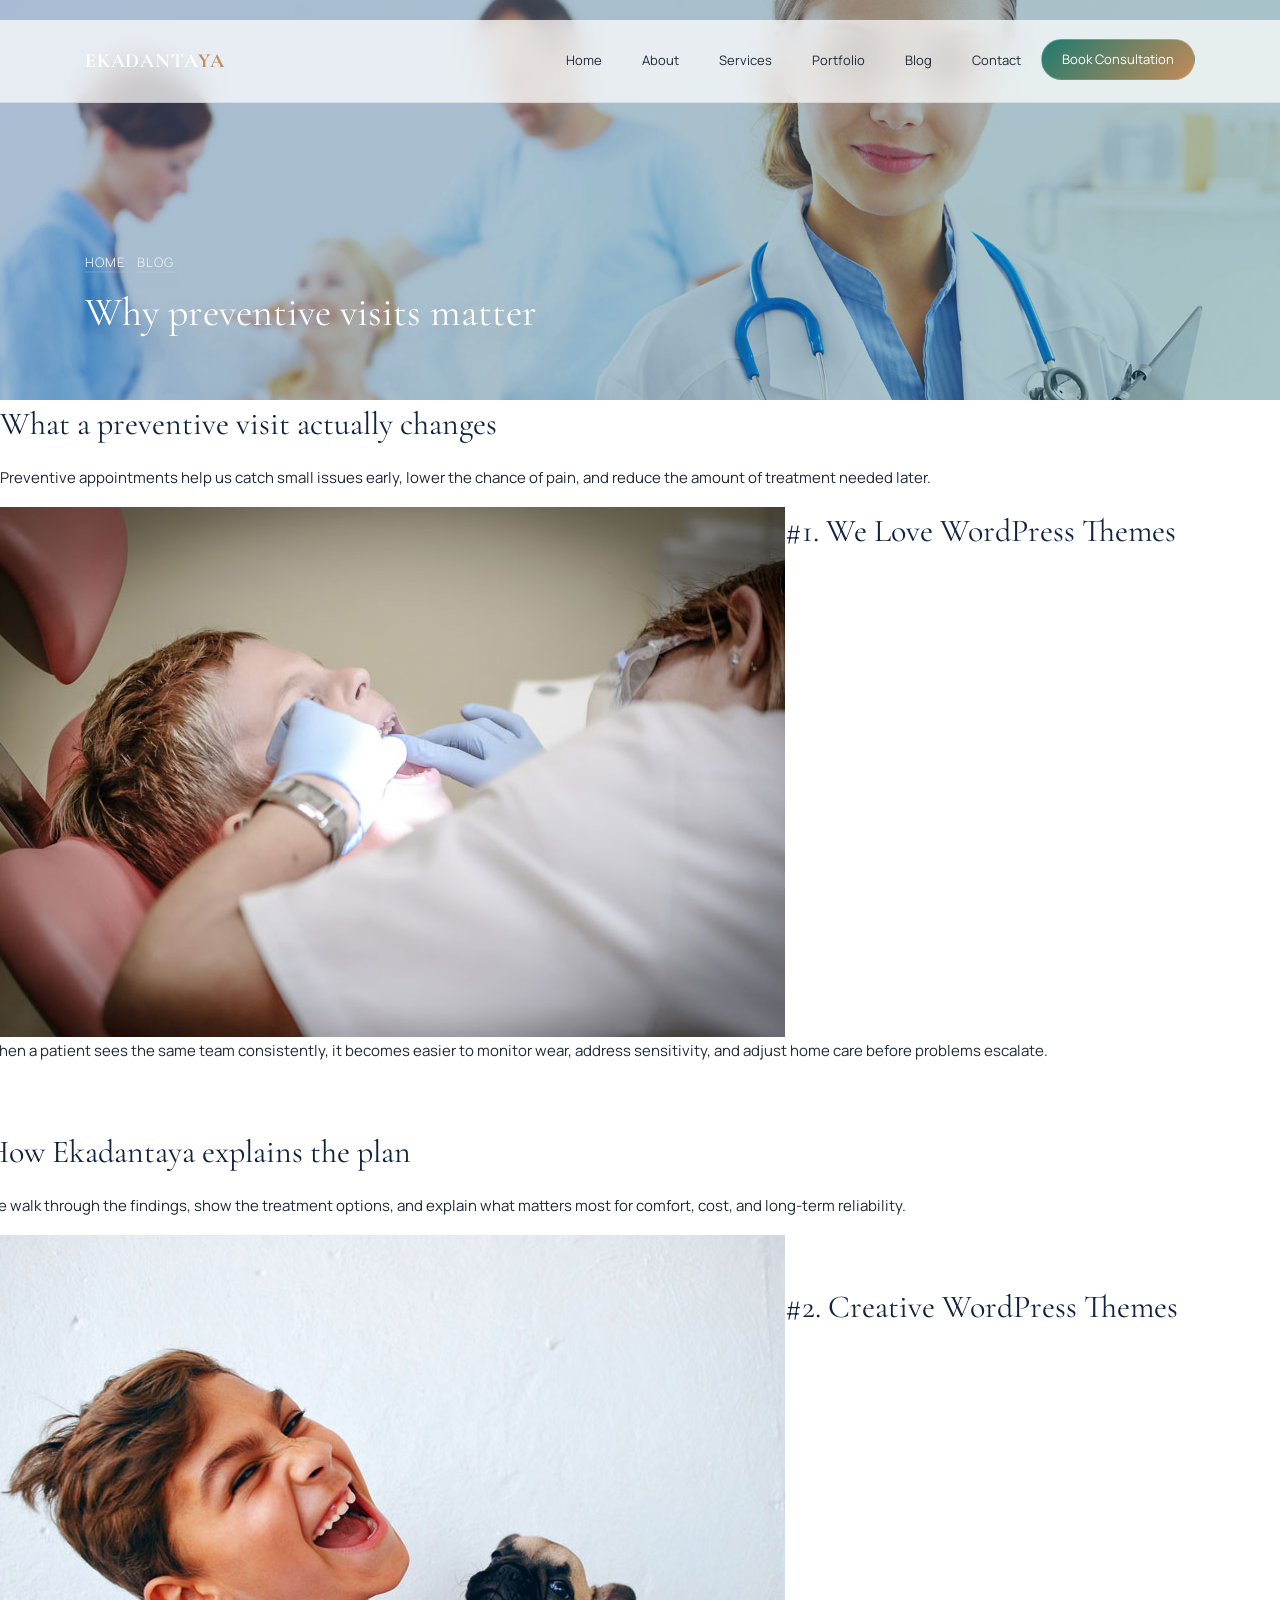
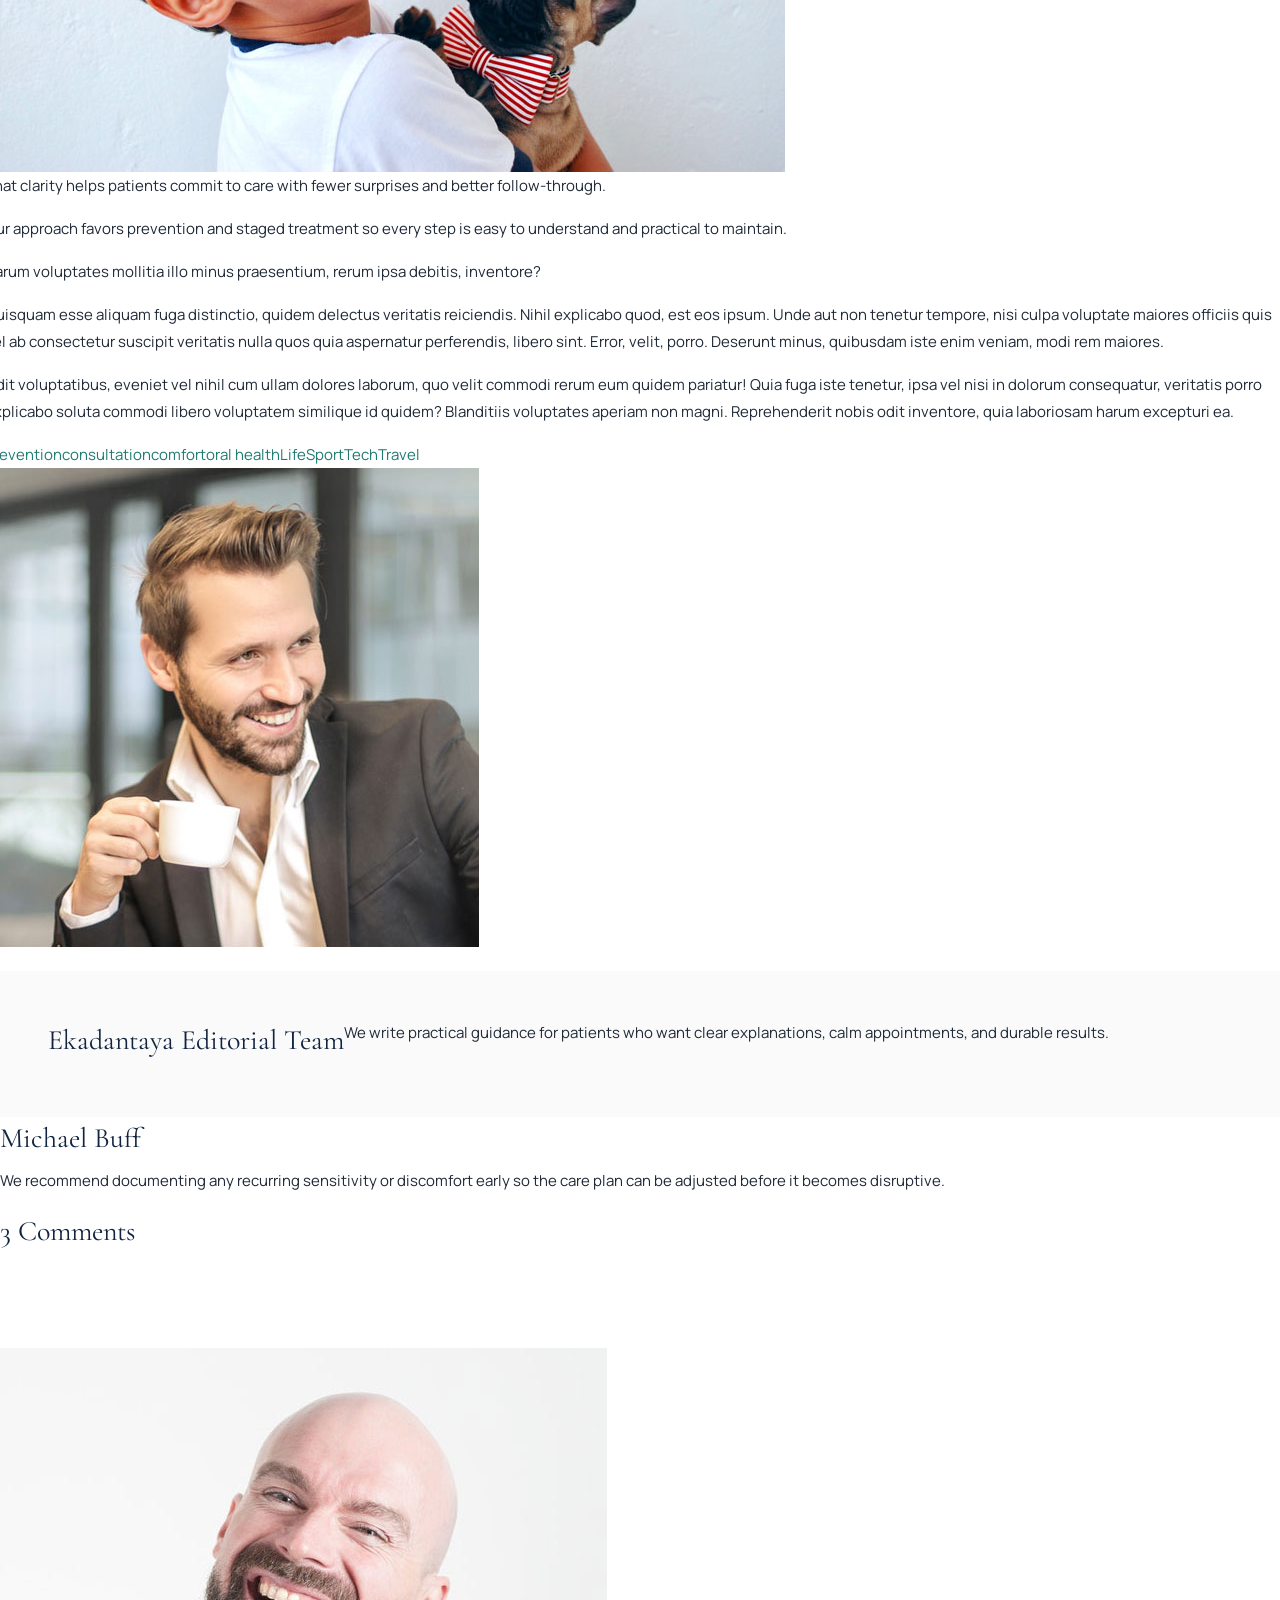
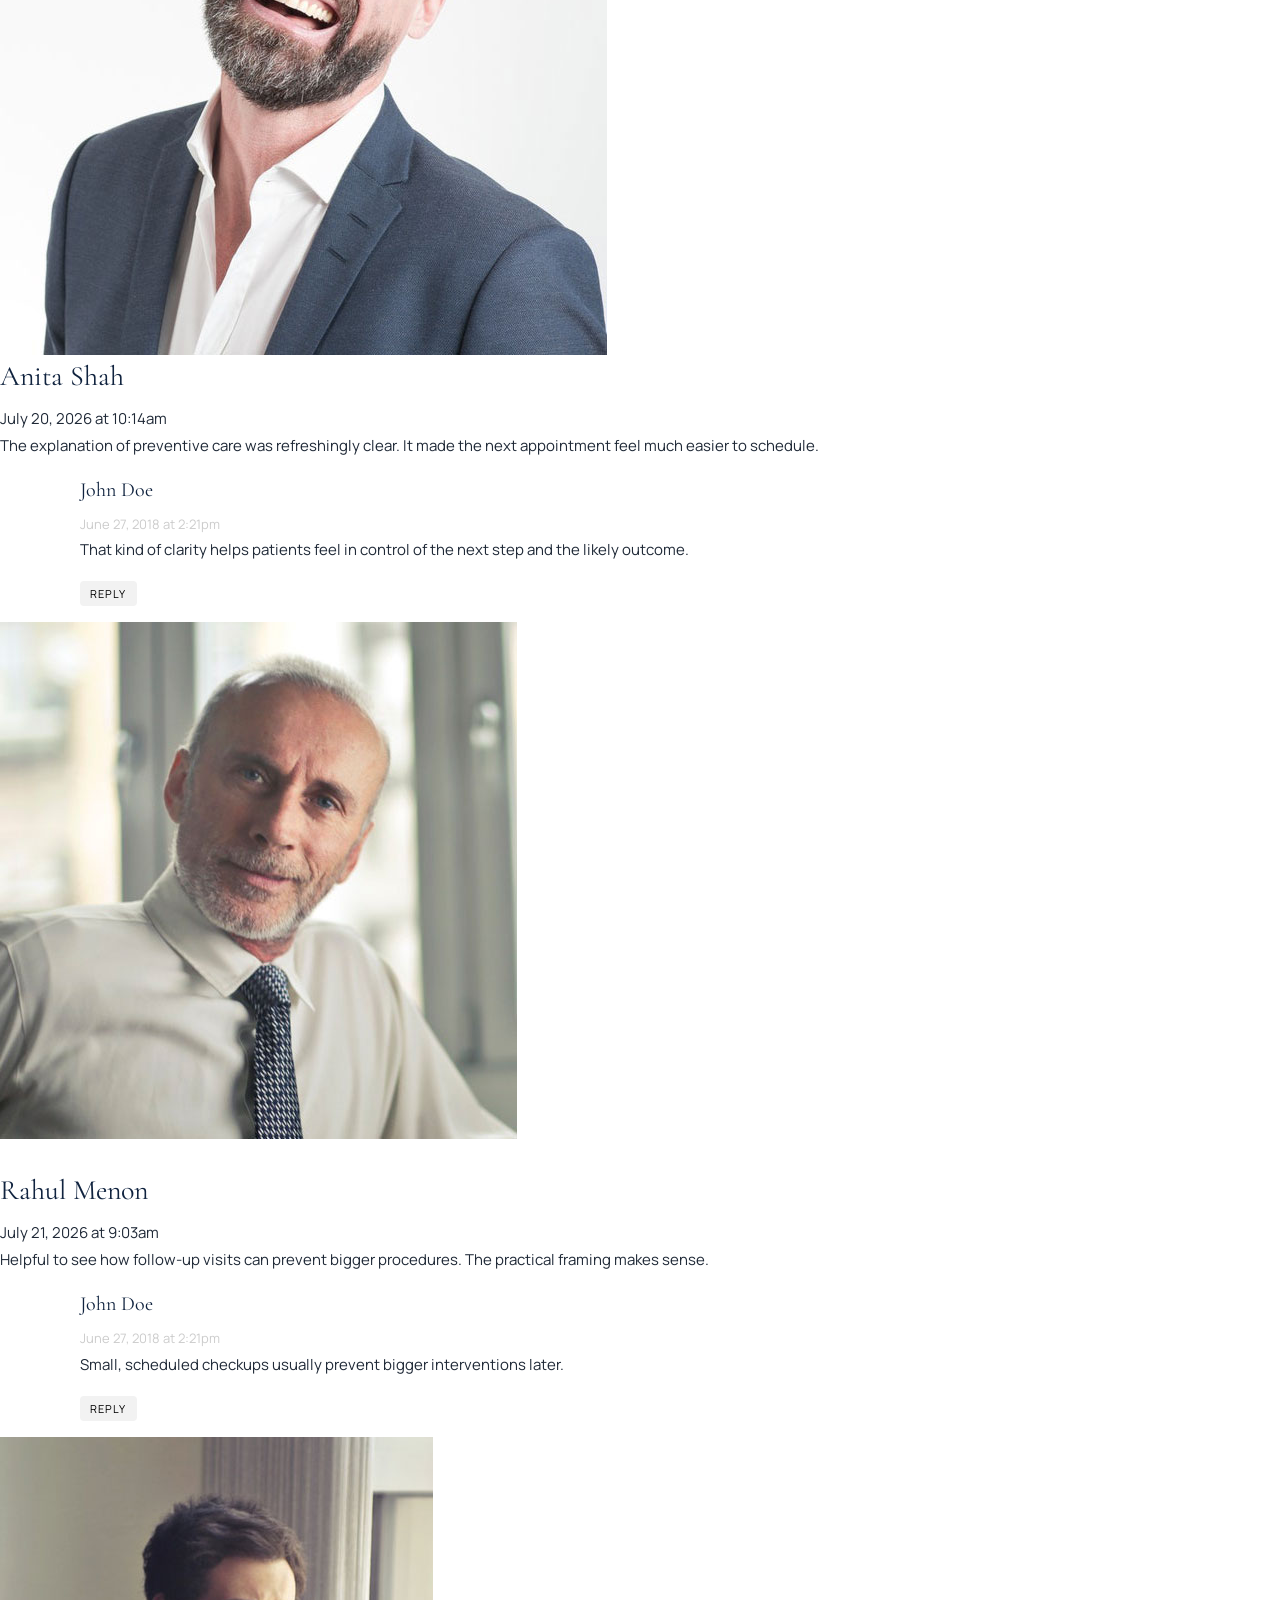
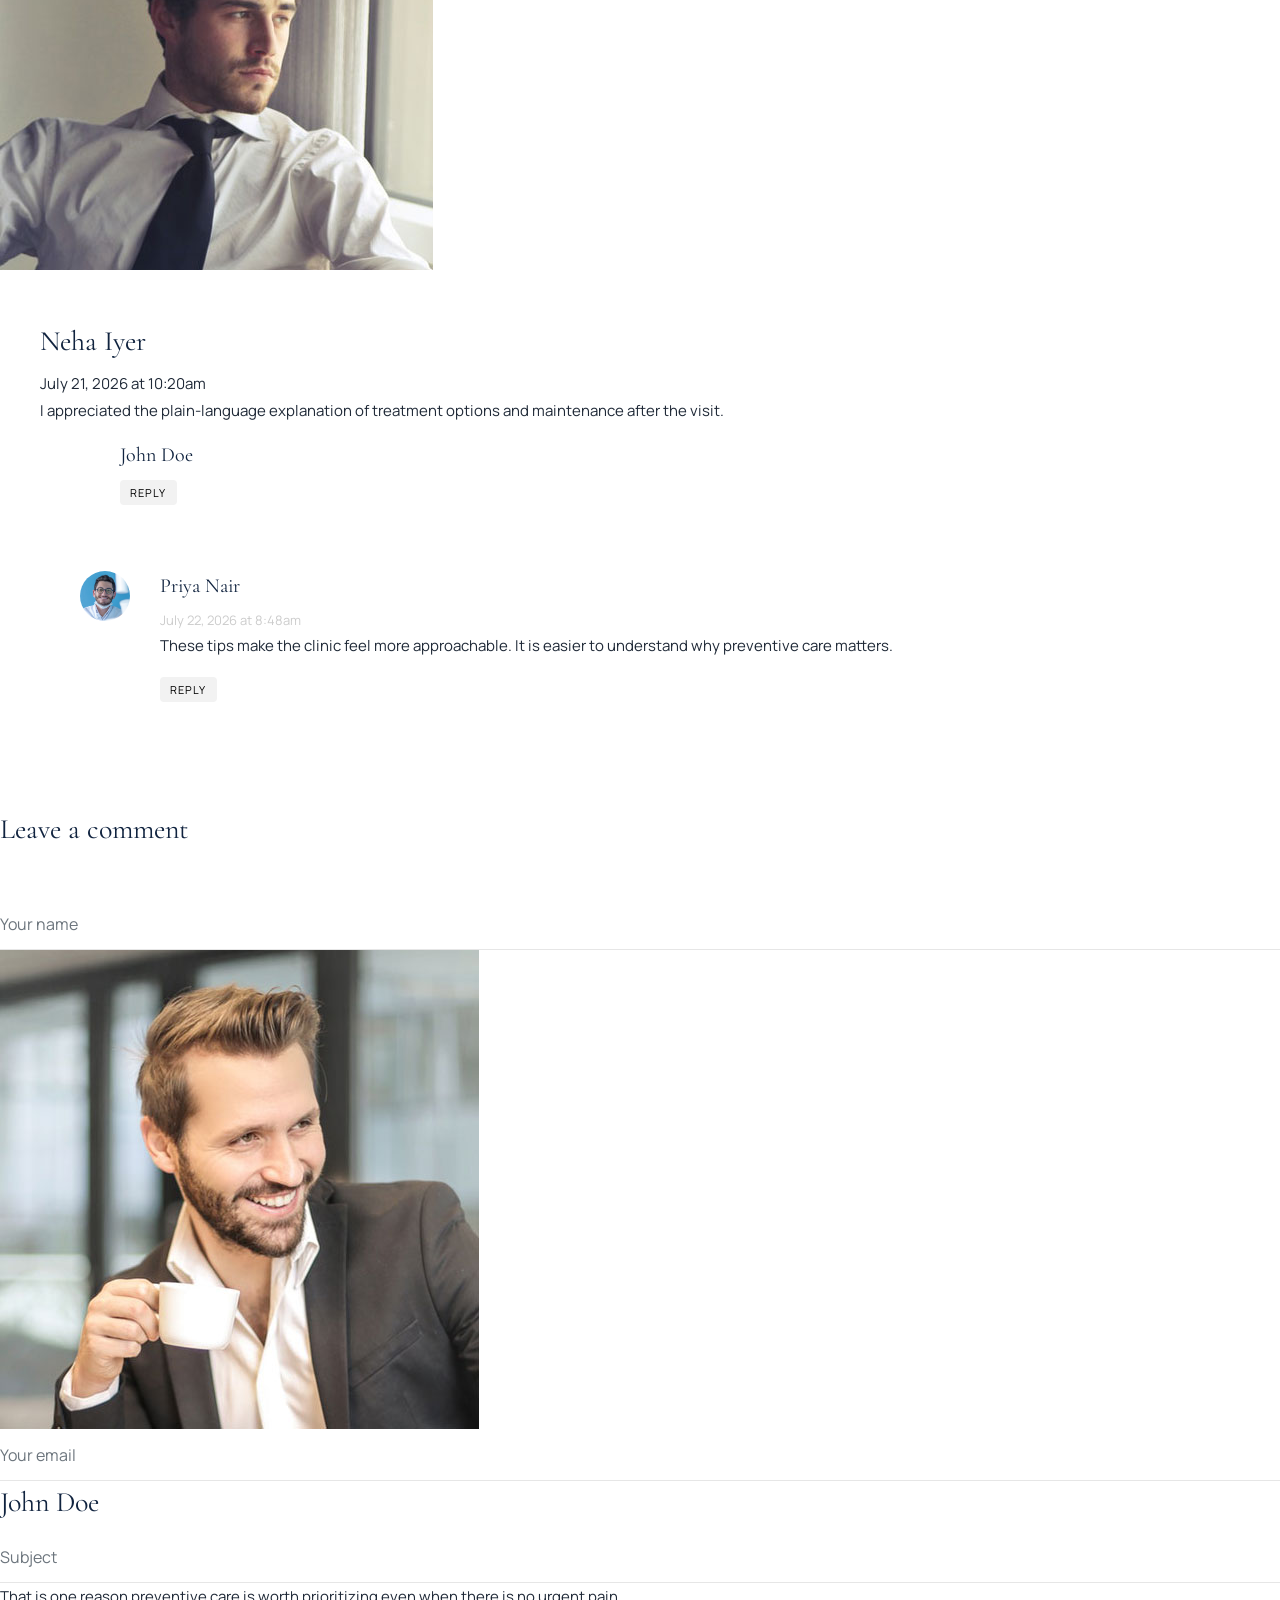
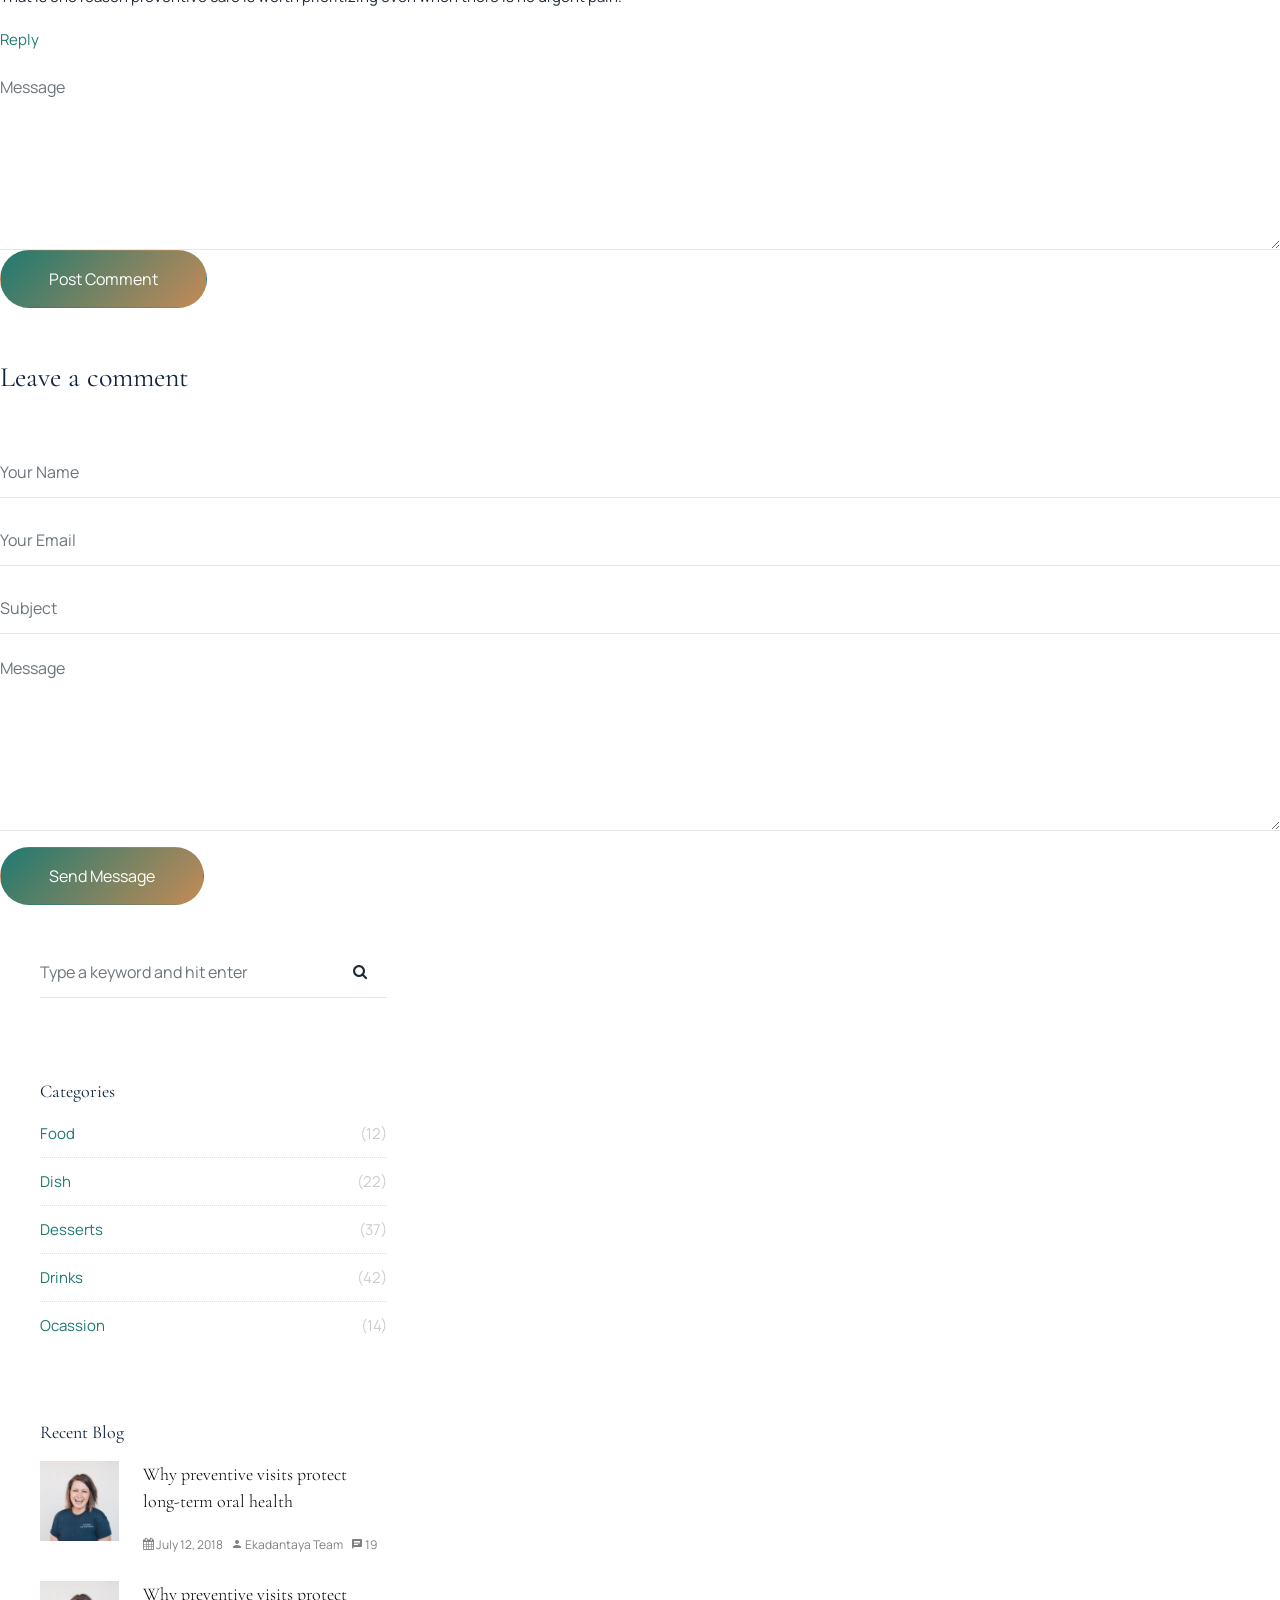
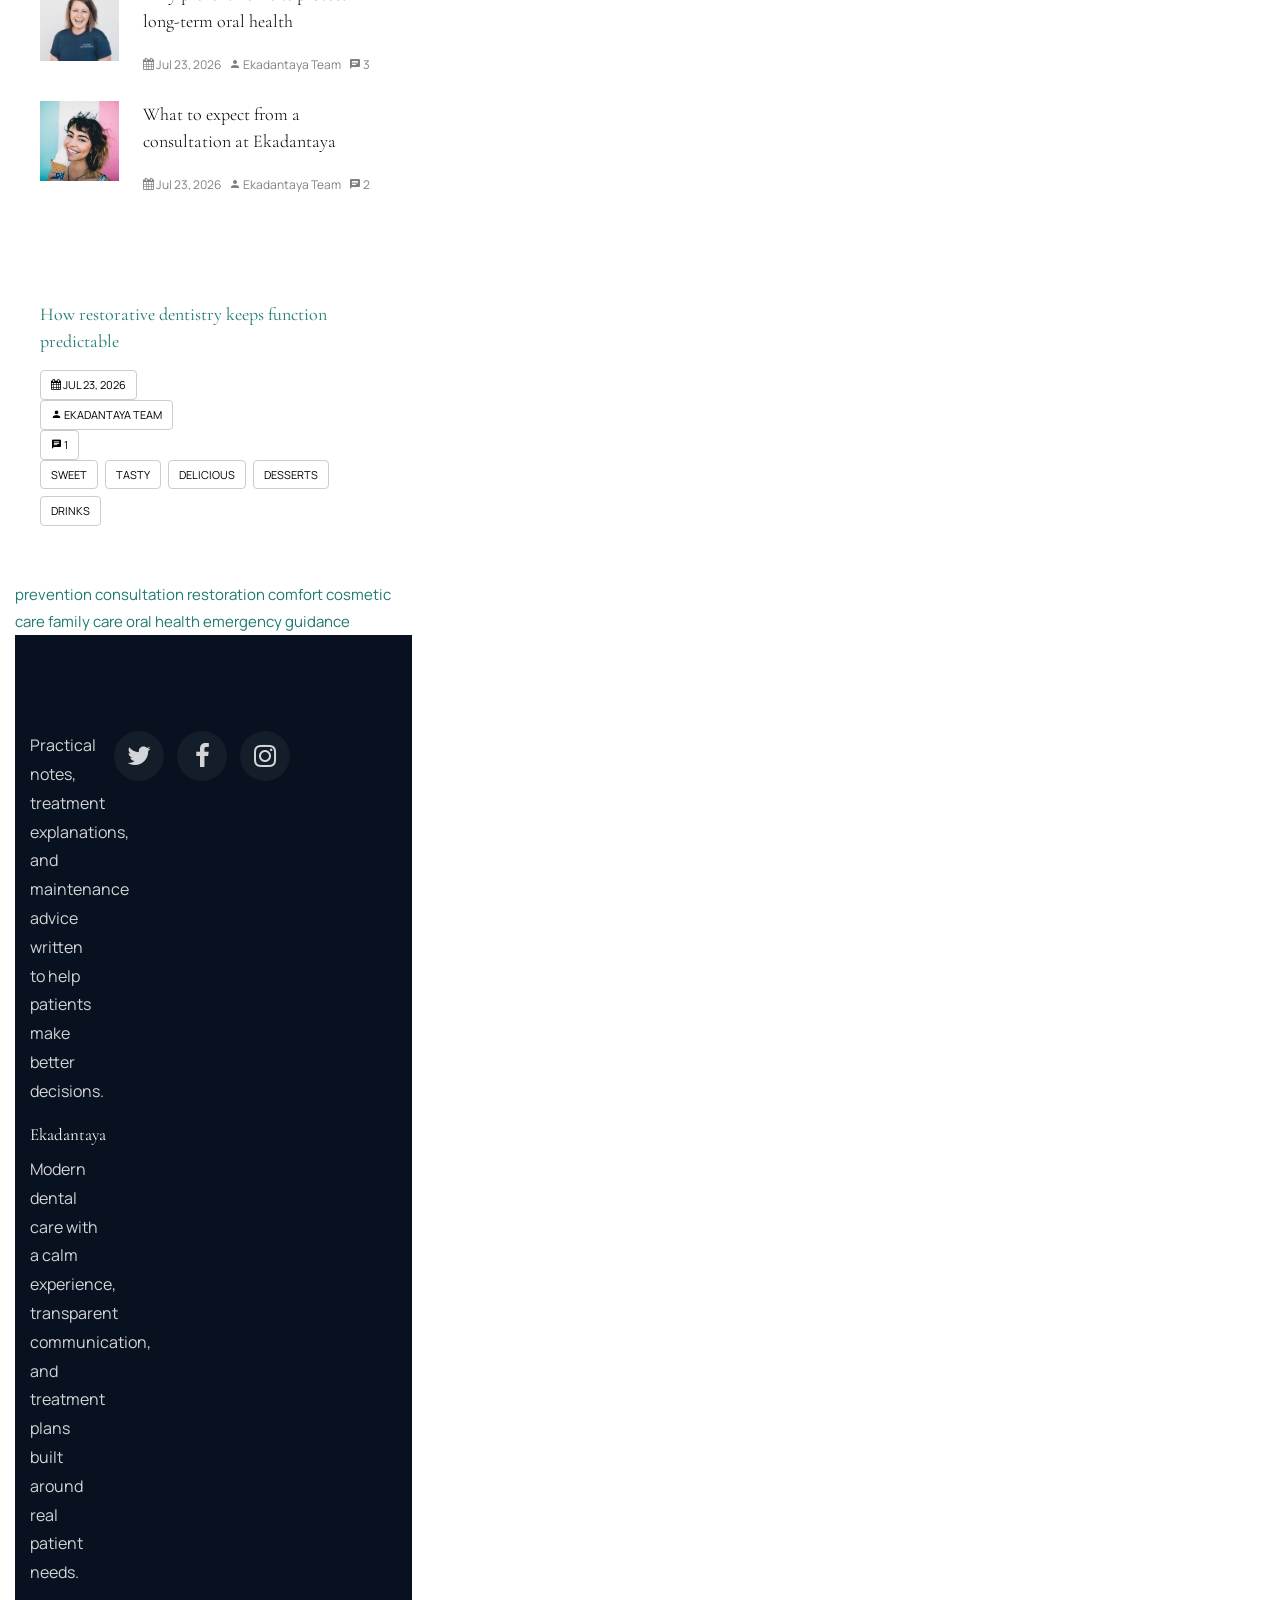
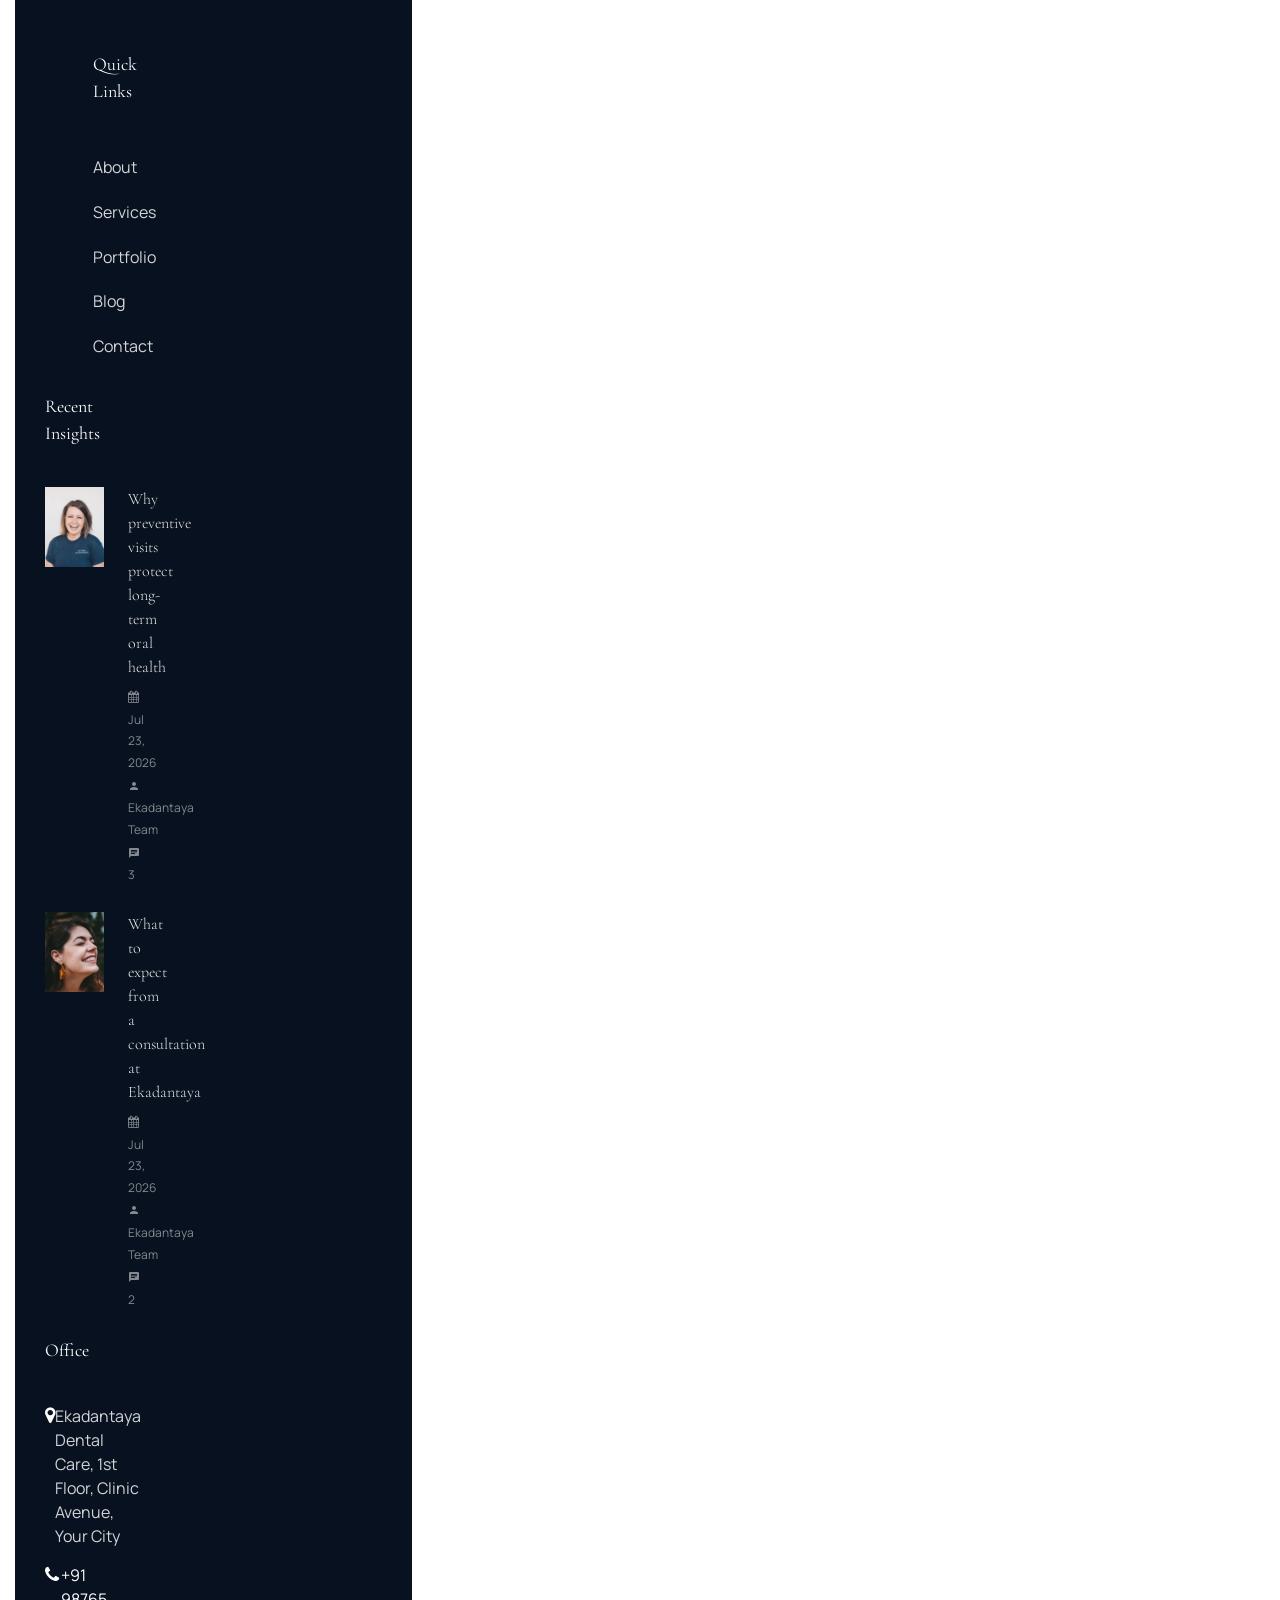
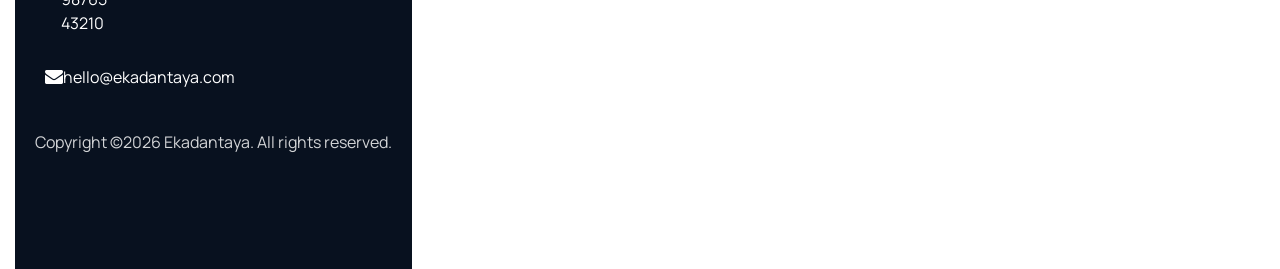
<file: blog-single.html>
<!DOCTYPE html>
<html lang="en">
  <head>
    <title>Preventive Care Explained | Ekadantaya Blog</title>
    <meta charset="utf-8">
    <meta name="viewport" content="width=device-width, initial-scale=1, shrink-to-fit=no">
    <meta name="description" content="Ekadantaya explains why preventive visits matter and how they support comfort, clarity, and long-term oral health.">
    <meta name="keywords" content="Ekadantaya blog, preventive dentistry, oral health, dental care article">
    <link rel="canonical" href="https://www.ekadantaya.com/blog-single.html">
    <meta property="og:title" content="Preventive Care Explained | Ekadantaya Blog">
    <meta property="og:description" content="Why preventive dental visits matter and how they support long-term oral health.">
    <meta property="og:type" content="article">
    <meta property="og:url" content="https://www.ekadantaya.com/blog-single.html">
    <meta property="og:image" content="https://www.ekadantaya.com/images/blog-single-ekadantaya.jpg">
    <meta name="twitter:card" content="summary_large_image">
    <meta name="twitter:title" content="Preventive Care Explained | Ekadantaya Blog">
    <meta name="twitter:description" content="Why preventive dental visits matter and how they support long-term oral health.">
    <meta name="twitter:image" content="https://www.ekadantaya.com/images/blog-single-ekadantaya.jpg">
    <link rel="icon" href="images/loc.png">
    
    <link href="https://fonts.googleapis.com/css?family=Open+Sans:300,400,500,600,700" rel="stylesheet">

    <link rel="stylesheet" href="css/open-iconic-bootstrap.min.css">
    <link rel="stylesheet" href="css/animate.css">
    
    <link rel="stylesheet" href="css/owl.carousel.min.css">
    <link rel="stylesheet" href="css/owl.theme.default.min.css">
    <link rel="stylesheet" href="css/magnific-popup.css">

    <link rel="stylesheet" href="css/aos.css">

    <link rel="stylesheet" href="css/ionicons.min.css">

    <link rel="stylesheet" href="css/bootstrap-datepicker.css">
    <link rel="stylesheet" href="css/jquery.timepicker.css">

    
    <link rel="stylesheet" href="css/flaticon.css">
    <link rel="stylesheet" href="css/icomoon.css">
    <link rel="stylesheet" href="css/style.css">
  </head>
  <body>
    
    <nav class="navbar navbar-expand-lg navbar-dark ftco_navbar bg-dark ftco-navbar-light" id="ftco-navbar" aria-label="Primary navigation">
	    <div class="container">
        <a class="navbar-brand" href="index.html">Ekadanta<span>ya</span></a>
	      <button class="navbar-toggler" type="button" data-toggle="collapse" data-target="#ftco-nav" aria-controls="ftco-nav" aria-expanded="false" aria-label="Toggle navigation">
	        <span class="oi oi-menu"></span> Menu
	      </button>

	      <div class="collapse navbar-collapse" id="ftco-nav">
	        <ul class="navbar-nav ml-auto">
	          <li class="nav-item"><a href="index.html" class="nav-link">Home</a></li>
	          <li class="nav-item"><a href="about.html" class="nav-link">About</a></li>
	          <li class="nav-item"><a href="services.html" class="nav-link">Services</a></li>
            <li class="nav-item"><a href="portfolio.html" class="nav-link">Portfolio</a></li>
	          <li class="nav-item active"><a href="blog.html" class="nav-link">Blog</a></li>
	          <li class="nav-item"><a href="contact.html" class="nav-link">Contact</a></li>
            <li class="nav-item cta"><a href="contact.html" class="nav-link" data-toggle="modal" data-target="#modalRequest"><span>Book Consultation</span></a></li>
	        </ul>
	      </div>
	    </div>
	  </nav>
    <!-- END nav -->

    <section class="home-slider owl-carousel">
      <div class="slider-item bread-item" style="background-image: url('images/bg_1.jpg');" data-stellar-background-ratio="0.5">
        <div class="overlay"></div>
        <div class="container" data-scrollax-parent="true">
          <div class="row slider-text align-items-end">
            <div class="col-md-7 col-sm-12 ftco-animate mb-5">
              <p class="breadcrumbs" data-scrollax=" properties: { translateY: '70%', opacity: 1.6}"><span class="mr-2"><a href="index.html">Home</a></span> <span>Blog</span></p>
              <h1 class="mb-3" data-scrollax=" properties: { translateY: '70%', opacity: .9}">Why preventive visits matter</h1>
            </div>
          </div>
        </div>
      </div>
    </section>
		
            <h2 class="mb-3">What a preventive visit actually changes</h2>
            <p>Preventive appointments help us catch small issues early, lower the chance of pain, and reduce the amount of treatment needed later.</p>
				<div class="row">
              <img src="images/image_4.jpg" alt="Preventive dental consultation at Ekadantaya" class="img-fluid">
            <h2 class="mb-3">#1. We Love WordPress Themes</h2>
            <p>When a patient sees the same team consistently, it becomes easier to monitor wear, address sensitivity, and adjust home care before problems escalate.</p>
            <h2 class="mb-3 mt-5">How Ekadantaya explains the plan</h2>
            <p>We walk through the findings, show the treatment options, and explain what matters most for comfort, cost, and long-term reliability.</p>
            </p>
              <img src="images/image_5.jpg" alt="Ekadantaya treatment planning discussion" class="img-fluid">
            <h2 class="mb-3 mt-5">#2. Creative WordPress Themes</h2>
            <p>That clarity helps patients commit to care with fewer surprises and better follow-through.</p>
            <p>Our approach favors prevention and staged treatment so every step is easy to understand and practical to maintain.</p>
            <p>Harum voluptates mollitia illo minus praesentium, rerum ipsa debitis, inventore?</p>
            <p>Quisquam esse aliquam fuga distinctio, quidem delectus veritatis reiciendis. Nihil explicabo quod, est eos ipsum. Unde aut non tenetur tempore, nisi culpa voluptate maiores officiis quis vel ab consectetur suscipit veritatis nulla quos quia aspernatur perferendis, libero sint. Error, velit, porro. Deserunt minus, quibusdam iste enim veniam, modi rem maiores.</p>
            <p>Odit voluptatibus, eveniet vel nihil cum ullam dolores laborum, quo velit commodi rerum eum quidem pariatur! Quia fuga iste tenetur, ipsa vel nisi in dolorum consequatur, veritatis porro explicabo soluta commodi libero voluptatem similique id quidem? Blanditiis voluptates aperiam non magni. Reprehenderit nobis odit inventore, quia laboriosam harum excepturi ea.</p>
                <a href="#" class="tag-cloud-link">prevention</a>
                <a href="#" class="tag-cloud-link">consultation</a>
                <a href="#" class="tag-cloud-link">comfort</a>
                <a href="#" class="tag-cloud-link">oral health</a>
                <a href="#" class="tag-cloud-link">Life</a>
                <a href="#" class="tag-cloud-link">Sport</a>
                <a href="#" class="tag-cloud-link">Tech</a>
                <a href="#" class="tag-cloud-link">Travel</a>
              </div>
                <img src="images/person_1.jpg" alt="Ekadantaya dental team" class="img-fluid mb-4">
            
            <div class="about-author d-flex p-5 bg-light">
                <h3>Ekadantaya Editorial Team</h3>
                <p>We write practical guidance for patients who want clear explanations, calm appointments, and durable results.</p>
              </div>
              <div class="desc align-self-md-center">
                <h3>Michael Buff</h3>
                <p>We recommend documenting any recurring sensitivity or discomfort early so the care plan can be adjusted before it becomes disruptive.</p>
              </div>
              <h3 class="mb-5">3 Comments</h3>


            <div class="pt-5 mt-5">
                    <img src="images/person_2.jpg" alt="Comment author">
              <ul class="comment-list">
                <li class="comment">
                    <h3>Anita Shah</h3>
                    <div class="meta">July 20, 2026 at 10:14am</div>
                    <p>The explanation of preventive care was refreshingly clear. It made the next appointment feel much easier to schedule.</p>
                  <div class="comment-body">
                    <h3>John Doe</h3>
                    <div class="meta">June 27, 2018 at 2:21pm</div>
                    <p>That kind of clarity helps patients feel in control of the next step and the likely outcome.</p>
                    <p><a href="#" class="reply">Reply</a></p>
                  </div>
                    <img src="images/person_3.jpg" alt="Comment author">

                <li class="comment">
                    <h3>Rahul Menon</h3>
                    <div class="meta">July 21, 2026 at 9:03am</div>
                    <p>Helpful to see how follow-up visits can prevent bigger procedures. The practical framing makes sense.</p>
                  <div class="comment-body">
                    <h3>John Doe</h3>
                    <div class="meta">June 27, 2018 at 2:21pm</div>
                    <p>Small, scheduled checkups usually prevent bigger interventions later.</p>
                    <p><a href="#" class="reply">Reply</a></p>
                  </div>
                        <img src="images/person_4.jpg" alt="Comment author">
                  <ul class="children">
                    <li class="comment">
                        <h3>Neha Iyer</h3>
                        <div class="meta">July 21, 2026 at 10:20am</div>
                        <p>I appreciated the plain-language explanation of treatment options and maintenance after the visit.</p>
                      <div class="comment-body">
                        <h3>John Doe</h3>
                            <p><a href="#" class="reply">Reply</a></p>
                          </div>

                            <ul class="children">
                              <li class="comment">
                                <div class="vcard bio">
                    <img src="images/person_5.jpg" alt="Comment author">
                                </div>
                                <div class="comment-body">
                    <h3>Priya Nair</h3>
                    <div class="meta">July 22, 2026 at 8:48am</div>
                    <p>These tips make the clinic feel more approachable. It is easier to understand why preventive care matters.</p>
                                  <p><a href="#" class="reply">Reply</a></p>
                                </div>
                              </li>
                            </ul>
                        </li>
                      </ul>
                    </li>
                <h3 class="mb-5">Leave a comment</h3>
                <form action="#">

	                <label class="sr-only" for="comment_name">Your name</label>
	                <input id="comment_name" type="text" class="form-control" placeholder="Your name">
                  <div class="vcard bio">
                    <img src="images/person_1.jpg" alt="Image placeholder">
	                <label class="sr-only" for="comment_email">Your email</label>
	                <input id="comment_email" type="email" class="form-control" placeholder="Your email">
                  <div class="comment-body">
                    <h3>John Doe</h3>
	                <label class="sr-only" for="comment_subject">Subject</label>
	                <input id="comment_subject" type="text" class="form-control" placeholder="Subject">
                    <p>That is one reason preventive care is worth prioritizing even when there is no urgent pain.</p>
                    <p><a href="#" class="reply">Reply</a></p>
	                <label class="sr-only" for="comment_message">Message</label>
	                <textarea name="" id="comment_message" cols="30" rows="7" class="form-control" placeholder="Message"></textarea>
                </li>
              </ul>
	                <input type="submit" value="Post Comment" class="btn btn-primary py-3 px-5">
              
              <div class="comment-form-wrap pt-5">
                <h3 class="mb-5">Leave a comment</h3>
                <form action="#">
		              <div class="form-group">
		                <input type="text" class="form-control" placeholder="Your Name">
		              </div>
		              <div class="form-group">
		                <input type="text" class="form-control" placeholder="Your Email">
		              </div>
		              <div class="form-group">
		                <input type="text" class="form-control" placeholder="Subject">
		              </div>
		              <div class="form-group">
		                <textarea name="" id="" cols="30" rows="7" class="form-control" placeholder="Message"></textarea>
		              </div>
		              <div class="form-group">
		                <input type="submit" value="Send Message" class="btn btn-primary py-3 px-5">
		              </div>
		            </form>
              </div>
            </div>

          </div> <!-- .col-md-8 -->
					<div class="col-md-4 sidebar ftco-animate">
            <div class="sidebar-box">
              <form action="#" class="search-form">
                <div class="form-group">
                	<div class="icon"><span class="icon-search"></span></div>
                  <input type="text" class="form-control" placeholder="Type a keyword and hit enter">
                </div>
              </form>
            </div>
            <div class="sidebar-box ftco-animate">
              <div class="categories">
                <h3>Categories</h3>
                <li><a href="#">Food <span>(12)</span></a></li>
                <li><a href="#">Dish <span>(22)</span></a></li>
                <li><a href="#">Desserts <span>(37)</span></a></li>
                <li><a href="#">Drinks <span>(42)</span></a></li>
                <li><a href="#">Ocassion <span>(14)</span></a></li>
              </div>
            </div>

            <div class="sidebar-box ftco-animate">
              <h3>Recent Blog</h3>
              <div class="block-21 mb-4 d-flex">
                <a class="blog-img mr-4" style="background-image: url(images/image_1.jpg);"></a>
                <div class="text">
                  <h3 class="heading"><a href="#">Why preventive visits protect long-term oral health</a></h3>
                  <div class="meta">
                    <div><a href="#"><span class="icon-calendar"></span> July 12, 2018</a></div>
                    <div><a href="#"><span class="icon-person"></span> Ekadantaya Team</a></div>
                    <div><a href="#"><span class="icon-chat"></span> 19</a></div>
                  </div>
                </div>
              </div>
              <div class="block-21 mb-4 d-flex">
                <a class="blog-img mr-4" style="background-image: url(images/image_1.jpg);"></a>
                <div class="text">
                  <h3 class="heading"><a href="#">Why preventive visits protect long-term oral health</a></h3>
                  <div class="meta">
                    <div><a href="#"><span class="icon-calendar"></span> Jul 23, 2026</a></div>
                    <div><a href="#"><span class="icon-person"></span> Ekadantaya Team</a></div>
                    <div><a href="#"><span class="icon-chat"></span> 3</a></div>
                  </div>
                </div>
              </div>
              <div class="block-21 mb-4 d-flex">
                <a class="blog-img mr-4" style="background-image: url(images/image_3.jpg);"></a>
                <div class="text">
                  <h3 class="heading"><a href="#">What to expect from a consultation at Ekadantaya</a></h3>
                  <div class="meta">
                    <div><a href="#"><span class="icon-calendar"></span> Jul 23, 2026</a></div>
                    <div><a href="#"><span class="icon-person"></span> Ekadantaya Team</a></div>
                    <div><a href="#"><span class="icon-chat"></span> 2</a></div>
                  </div>
                </div>
              </div>
            </div>

            <div class="sidebar-box ftco-animate">
                  <h3 class="heading"><a href="#">How restorative dentistry keeps function predictable</a></h3>
              <div class="tagcloud">
                    <div><a href="#"><span class="icon-calendar"></span> Jul 23, 2026</a></div>
                    <div><a href="#"><span class="icon-person"></span> Ekadantaya Team</a></div>
                    <div><a href="#"><span class="icon-chat"></span> 1</a></div>
                <a href="#" class="tag-cloud-link">sweet</a>
                <a href="#" class="tag-cloud-link">tasty</a>
                <a href="#" class="tag-cloud-link">delicious</a>
                <a href="#" class="tag-cloud-link">desserts</a>
                <a href="#" class="tag-cloud-link">drinks</a>
              </div>
            </div>

                <a href="#" class="tag-cloud-link">prevention</a>
                <a href="#" class="tag-cloud-link">consultation</a>
                <a href="#" class="tag-cloud-link">restoration</a>
                <a href="#" class="tag-cloud-link">comfort</a>
                <a href="#" class="tag-cloud-link">cosmetic care</a>
                <a href="#" class="tag-cloud-link">family care</a>
                <a href="#" class="tag-cloud-link">oral health</a>
                <a href="#" class="tag-cloud-link">emergency guidance</a>

    <footer class="ftco-footer ftco-bg-dark ftco-section">
      <div class="container">
        <div class="row mb-5">
          <div class="col-md-3">
              <p>Practical notes, treatment explanations, and maintenance advice written to help patients make better decisions.</p>
              <h2 class="ftco-heading-2">Ekadantaya</h2>
              <p>Modern dental care with a calm experience, transparent communication, and treatment plans built around real patient needs.</p>
            </div>
            <ul class="ftco-footer-social list-unstyled float-md-left float-lft ">
              <li class="ftco-animate"><a href="https://x.com/ekadantaya" aria-label="Ekadantaya on X"><span class="icon-twitter"></span></a></li>
              <li class="ftco-animate"><a href="https://www.facebook.com/ekadantaya" aria-label="Ekadantaya on Facebook"><span class="icon-facebook"></span></a></li>
              <li class="ftco-animate"><a href="https://www.instagram.com/ekadantaya" aria-label="Ekadantaya on Instagram"><span class="icon-instagram"></span></a></li>
            </ul>
          </div>
          <div class="col-md-2">
            <div class="ftco-footer-widget mb-4 ml-md-5">
              <h2 class="ftco-heading-2">Quick Links</h2>
              <ul class="list-unstyled">
                <li><a href="about.html" class="py-2 d-block">About</a></li>
                <li><a href="services.html" class="py-2 d-block">Services</a></li>
                <li><a href="portfolio.html" class="py-2 d-block">Portfolio</a></li>
                <li><a href="blog.html" class="py-2 d-block">Blog</a></li>
                <li><a href="contact.html" class="py-2 d-block">Contact</a></li>
              </ul>
            </div>
          </div>
          <div class="col-md-4 pr-md-4">
            <div class="ftco-footer-widget mb-4">
              <h2 class="ftco-heading-2">Recent Insights</h2>
              <div class="block-21 mb-4 d-flex">
                <a class="blog-img mr-4" style="background-image: url(images/image_1.jpg);"></a>
                <div class="text">
                  <h3 class="heading"><a href="#">Why preventive visits protect long-term oral health</a></h3>
                  <div class="meta">
                    <div><a href="#"><span class="icon-calendar"></span> Jul 23, 2026</a></div>
                    <div><a href="#"><span class="icon-person"></span> Ekadantaya Team</a></div>
                    <div><a href="#"><span class="icon-chat"></span> 3</a></div>
                  </div>
                </div>
              </div>
              <div class="block-21 mb-4 d-flex">
                <a class="blog-img mr-4" style="background-image: url(images/image_2.jpg);"></a>
                <div class="text">
                  <h3 class="heading"><a href="#">What to expect from a consultation at Ekadantaya</a></h3>
                  <div class="meta">
                    <div><a href="#"><span class="icon-calendar"></span> Jul 23, 2026</a></div>
                    <div><a href="#"><span class="icon-person"></span> Ekadantaya Team</a></div>
                    <div><a href="#"><span class="icon-chat"></span> 2</a></div>
                  </div>
                </div>
              </div>
            </div>
          </div>
          <div class="col-md-3">
            <div class="ftco-footer-widget mb-4">
            	<h2 class="ftco-heading-2">Office</h2>
            	<div class="block-23 mb-3">
	              <ul>
                  <li><span class="icon icon-map-marker"></span><span class="text">Ekadantaya Dental Care, 1st Floor, Clinic Avenue, Your City</span></li>
                  <li><a href="tel:+919876543210"><span class="icon icon-phone"></span><span class="text">+91 98765 43210</span></a></li>
                  <li><a href="mailto:hello@ekadantaya.com"><span class="icon icon-envelope"></span><span class="text">hello@ekadantaya.com</span></a></li>
	              </ul>
	            </div>
            </div>
          </div>
        </div>
        <div class="row">
          <div class="col-md-12 text-center">

            <p>Copyright &copy;<script>document.write(new Date().getFullYear());</script> Ekadantaya. All rights reserved.</p>
          </div>
        </div>
      </div>
    </footer>
    
  

  <!-- loader -->
  <div id="ftco-loader" class="show fullscreen"><svg class="circular" width="48px" height="48px"><circle class="path-bg" cx="24" cy="24" r="22" fill="none" stroke-width="4" stroke="#eeeeee"/><circle class="path" cx="24" cy="24" r="22" fill="none" stroke-width="4" stroke-miterlimit="10" stroke="#F96D00"/></svg></div>

  <!-- Modal -->
  <div class="modal fade" id="modalRequest" tabindex="-1" role="dialog" aria-labelledby="modalRequestLabel" aria-hidden="true">
    <div class="modal-dialog" role="document">
      <div class="modal-content">
        <div class="modal-header">
          <h5 class="modal-title" id="modalRequestLabel">Book a Consultation</h5>
          <button type="button" class="close" data-dismiss="modal" aria-label="Close">
            <span aria-hidden="true">&times;</span>
          </button>
        </div>
        <div class="modal-body">
          <form action="#">
            <div class="form-group">
              <label for="appointment_name" class="text-black">Full name</label>
              <input type="text" class="form-control" id="appointment_name" placeholder="Full name">
            </div>
            <div class="form-group">
              <label for="appointment_email" class="text-black">Email</label>
              <input type="email" class="form-control" id="appointment_email" placeholder="Email address">
            </div>
            <div class="row">
              <div class="col-md-6">
                <div class="form-group">
                  <label for="appointment_date" class="text-black">Preferred date</label>
                  <input type="text" class="form-control appointment_date" placeholder="Preferred date">
                </div>    
              </div>
              <div class="col-md-6">
                <div class="form-group">
                  <label for="appointment_time" class="text-black">Preferred time</label>
                  <input type="text" class="form-control appointment_time" placeholder="Preferred time">
                </div>
              </div>
            </div>
            

            <div class="form-group">
              <label for="appointment_message" class="text-black">Message</label>
              <textarea name="" id="appointment_message" class="form-control" cols="30" rows="10" placeholder="Tell us what you need"></textarea>
            </div>
            <div class="form-group">
              <input type="submit" value="Book Consultation" class="btn btn-primary">
            </div>
          </form>
        </div>
        
      </div>
    </div>
  </div>


  <script src="js/jquery.min.js"></script>
  <script src="js/jquery-migrate-3.0.1.min.js"></script>
  <script src="js/popper.min.js"></script>
  <script src="js/bootstrap.min.js"></script>
  <script src="js/jquery.easing.1.3.js"></script>
  <script src="js/jquery.waypoints.min.js"></script>
  <script src="js/jquery.stellar.min.js"></script>
  <script src="js/owl.carousel.min.js"></script>
  <script src="js/jquery.magnific-popup.min.js"></script>
  <script src="js/aos.js"></script>
  <script src="js/jquery.animateNumber.min.js"></script>
  <script src="js/bootstrap-datepicker.js"></script>
  <script src="js/jquery.timepicker.min.js"></script>
  <script src="js/scrollax.min.js"></script>
  <script src="js/main.js"></script>
    
  </body>
</html>
</file>
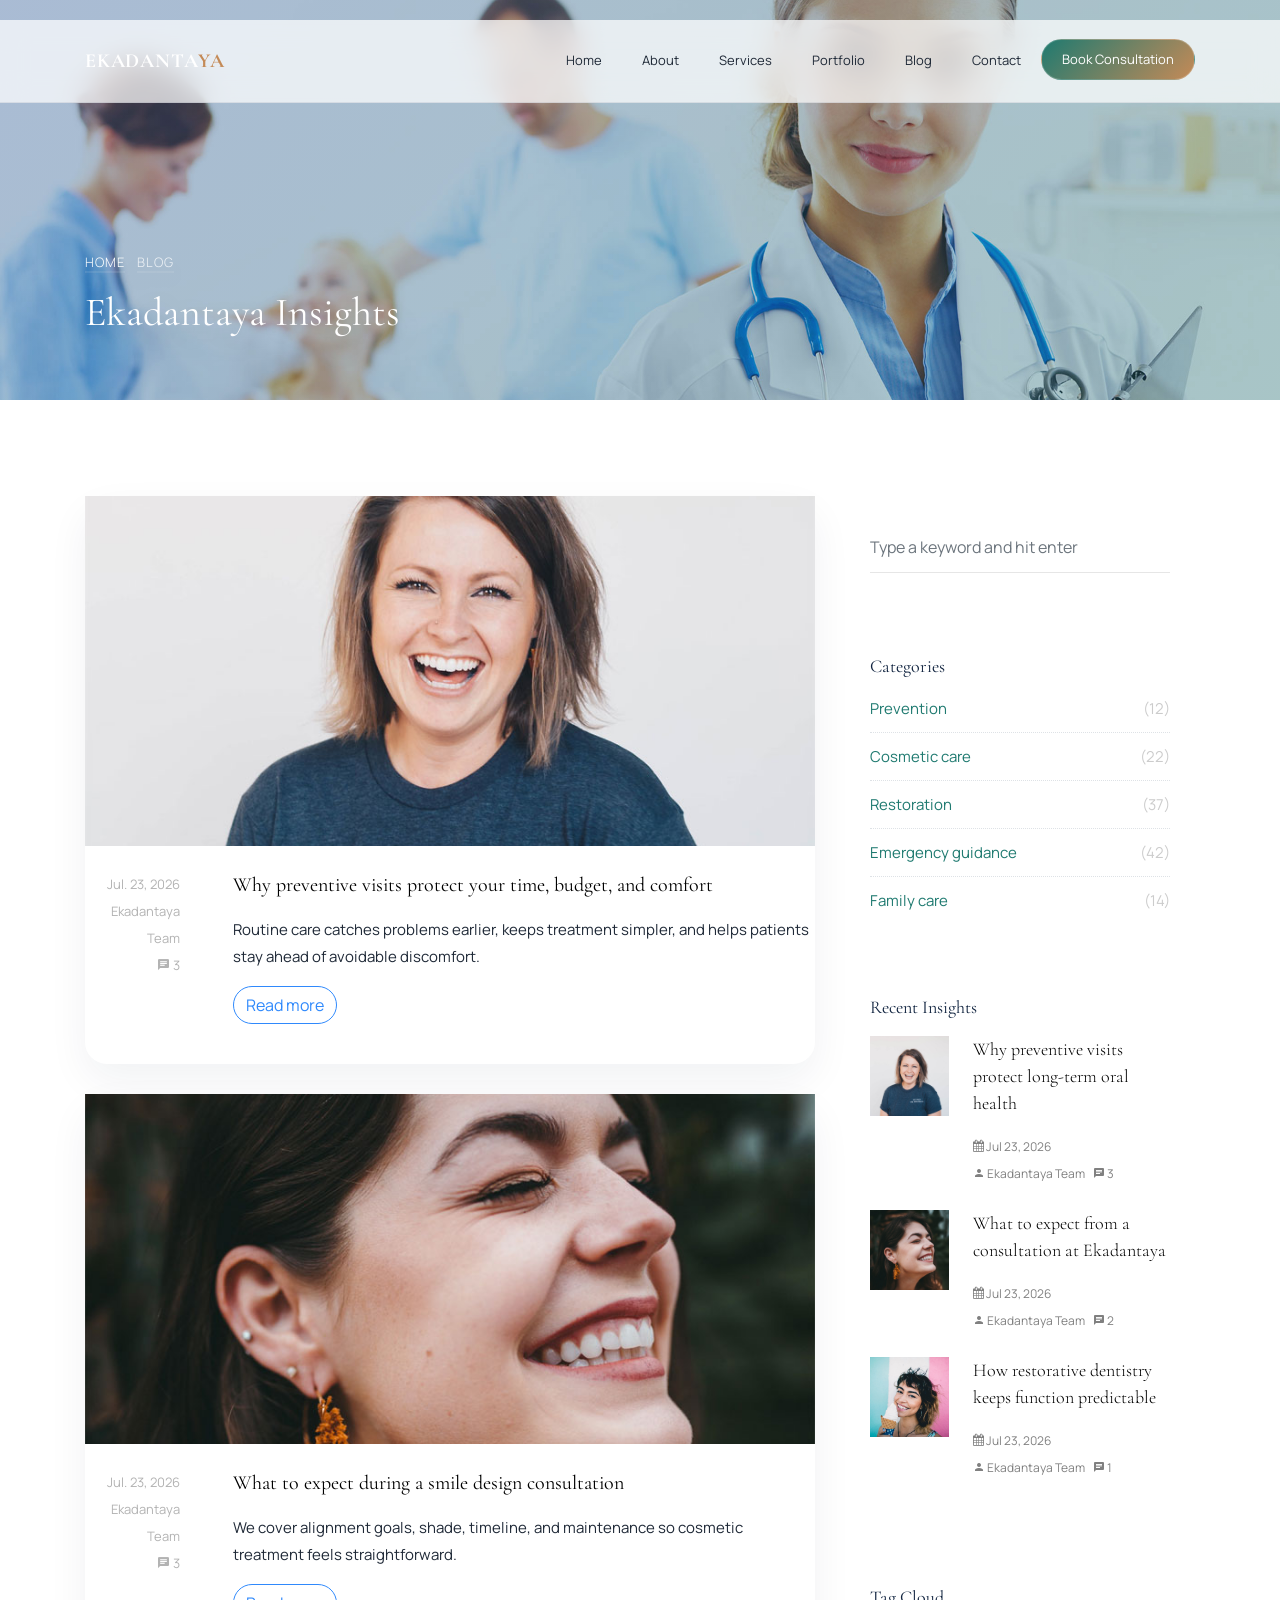
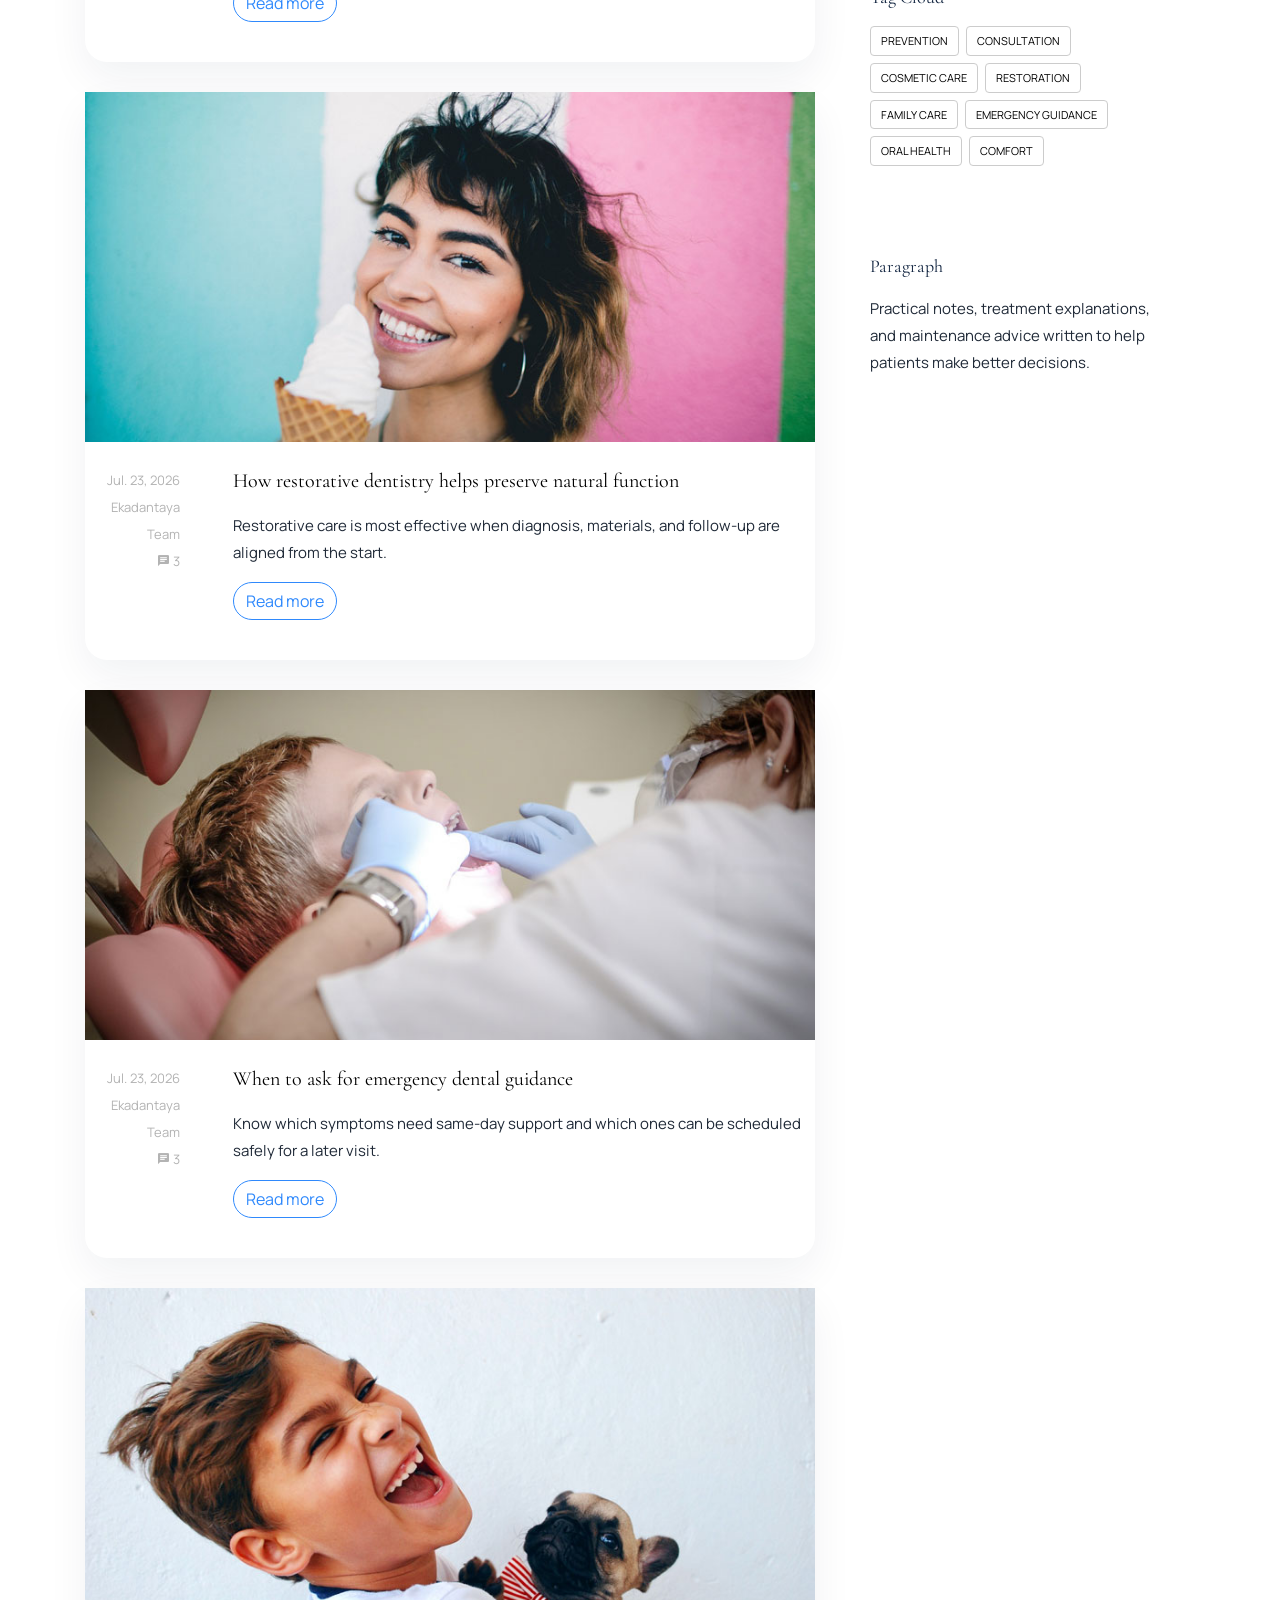
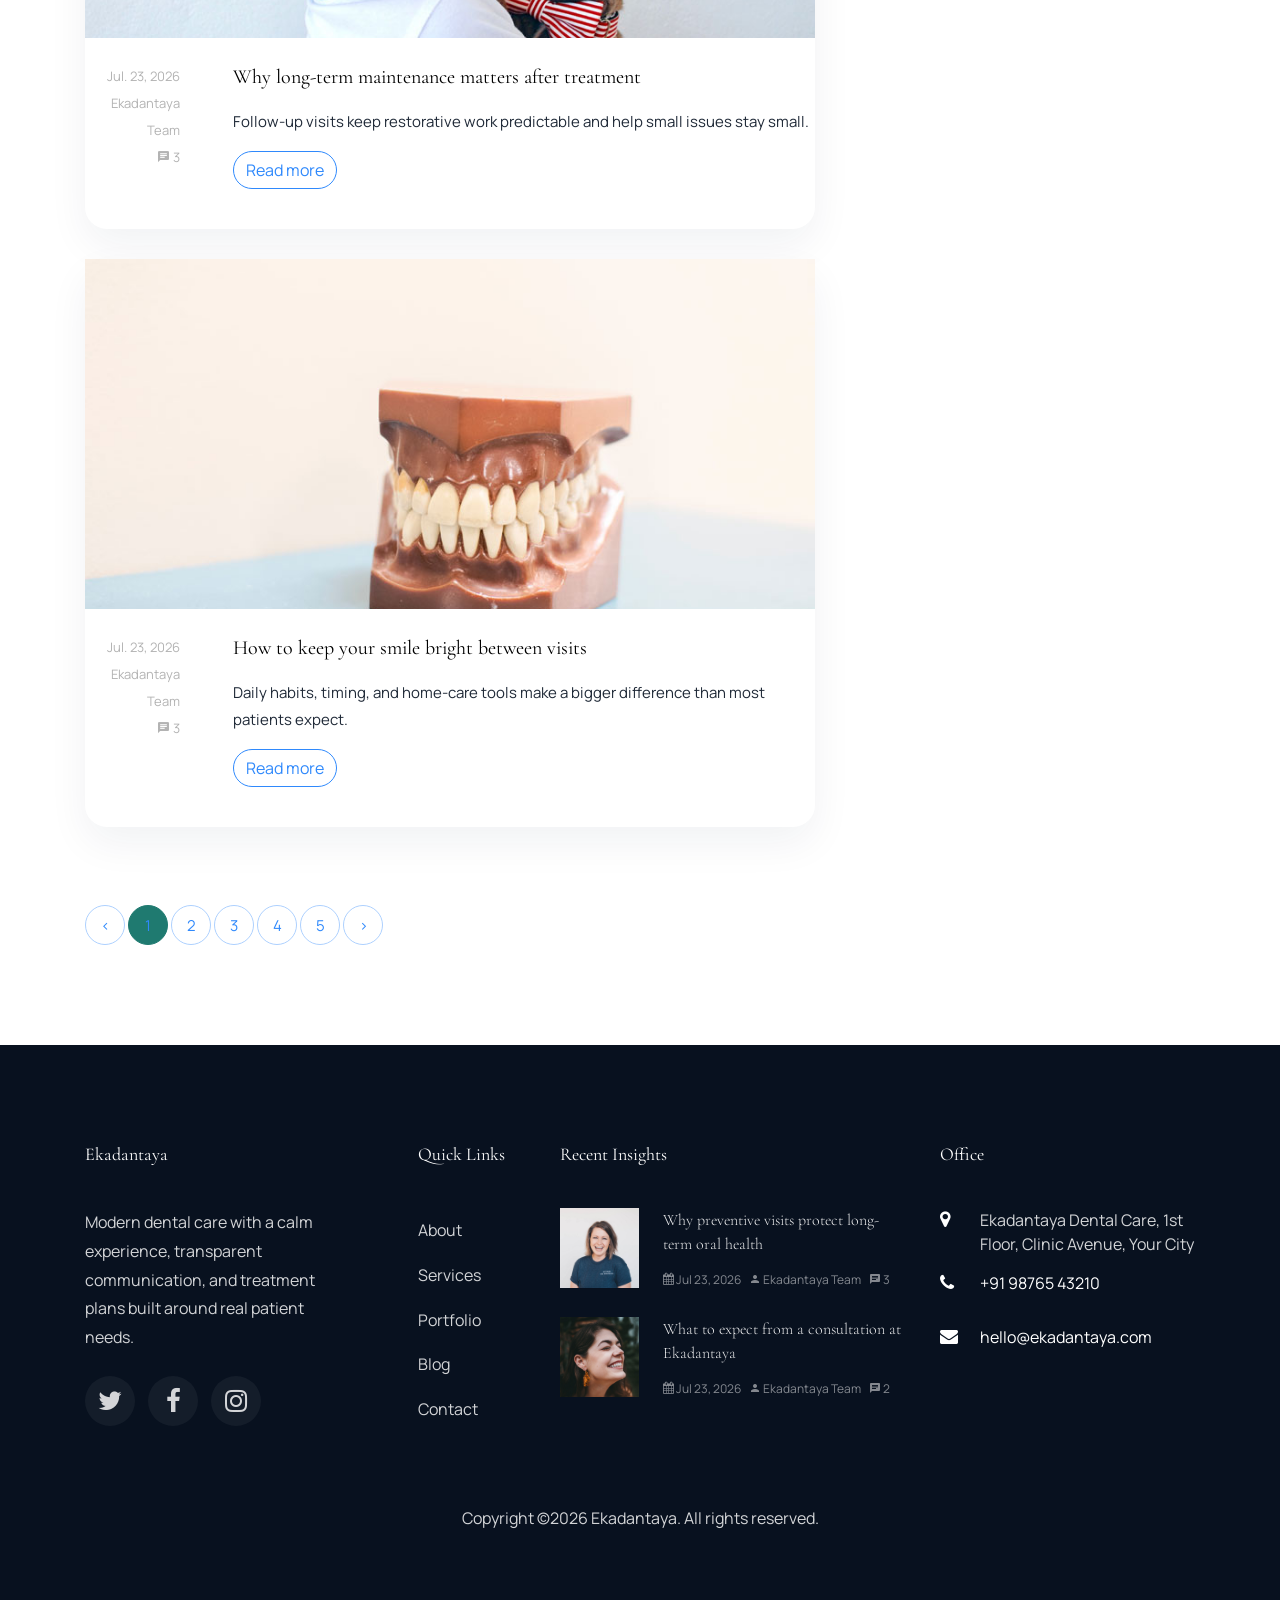
<file: blog.html>
<!DOCTYPE html>
<html lang="en">
  <head>
    <title>Blog | Ekadantaya Dental Insights</title>
    <meta charset="utf-8">
    <meta name="viewport" content="width=device-width, initial-scale=1, shrink-to-fit=no">
    <meta name="description" content="Read practical dental care insights, treatment explanations, and prevention tips from the Ekadantaya team.">
    <meta name="keywords" content="Ekadantaya blog, dental insights, oral health tips, cosmetic dentistry, preventive dentistry">
    <link rel="canonical" href="https://www.ekadantaya.com/blog.html">
    <meta property="og:title" content="Blog | Ekadantaya Dental Insights">
    <meta property="og:description" content="Practical dental care insights, treatment explanations, and prevention tips from the Ekadantaya team.">
    <meta property="og:type" content="website">
    <meta property="og:url" content="https://www.ekadantaya.com/blog.html">
    <meta property="og:image" content="https://www.ekadantaya.com/images/blog-ekadantaya.jpg">
    <meta name="twitter:card" content="summary_large_image">
    <meta name="twitter:title" content="Blog | Ekadantaya Dental Insights">
    <meta name="twitter:description" content="Practical dental care insights, treatment explanations, and prevention tips from the Ekadantaya team.">
    <meta name="twitter:image" content="https://www.ekadantaya.com/images/blog-ekadantaya.jpg">
    <link rel="icon" href="images/loc.png">
    
    <link href="https://fonts.googleapis.com/css?family=Open+Sans:300,400,500,600,700" rel="stylesheet">

    <link rel="stylesheet" href="css/open-iconic-bootstrap.min.css">
    <link rel="stylesheet" href="css/animate.css">
    
    <link rel="stylesheet" href="css/owl.carousel.min.css">
    <link rel="stylesheet" href="css/owl.theme.default.min.css">
    <link rel="stylesheet" href="css/magnific-popup.css">

    <link rel="stylesheet" href="css/aos.css">

    <link rel="stylesheet" href="css/ionicons.min.css">

    <link rel="stylesheet" href="css/bootstrap-datepicker.css">
    <link rel="stylesheet" href="css/jquery.timepicker.css">

    
    <link rel="stylesheet" href="css/flaticon.css">
    <link rel="stylesheet" href="css/icomoon.css">
    <link rel="stylesheet" href="css/style.css">
  </head>
  <body>
    
    <nav class="navbar navbar-expand-lg navbar-dark ftco_navbar bg-dark ftco-navbar-light" id="ftco-navbar" aria-label="Primary navigation">
	    <div class="container">
        <a class="navbar-brand" href="index.html">Ekadanta<span>ya</span></a>
	      <button class="navbar-toggler" type="button" data-toggle="collapse" data-target="#ftco-nav" aria-controls="ftco-nav" aria-expanded="false" aria-label="Toggle navigation">
	        <span class="oi oi-menu"></span> Menu
	      </button>

	      <div class="collapse navbar-collapse" id="ftco-nav">
	        <ul class="navbar-nav ml-auto">
	          <li class="nav-item"><a href="index.html" class="nav-link">Home</a></li>
	          <li class="nav-item"><a href="about.html" class="nav-link">About</a></li>
	          <li class="nav-item"><a href="services.html" class="nav-link">Services</a></li>
            <li class="nav-item"><a href="portfolio.html" class="nav-link">Portfolio</a></li>
	          <li class="nav-item active"><a href="blog.html" class="nav-link">Blog</a></li>
	          <li class="nav-item"><a href="contact.html" class="nav-link">Contact</a></li>
            <li class="nav-item cta"><a href="contact.html" class="nav-link" data-toggle="modal" data-target="#modalRequest"><span>Book Consultation</span></a></li>
	        </ul>
	      </div>
	    </div>
	  </nav>
    <!-- END nav -->

    <section class="home-slider owl-carousel">
      <div class="slider-item bread-item" style="background-image: url('images/bg_1.jpg');" data-stellar-background-ratio="0.5">
        <div class="overlay"></div>
        <div class="container" data-scrollax-parent="true">
          <div class="row slider-text align-items-end">
            <div class="col-md-7 col-sm-12 ftco-animate mb-5">
              <p class="breadcrumbs" data-scrollax=" properties: { translateY: '70%', opacity: 1.6}"><span class="mr-2"><a href="index.html">Home</a></span> <span>Blog</span></p>
              <h1 class="mb-3" data-scrollax=" properties: { translateY: '70%', opacity: .9}">Ekadantaya Insights</h1>
            </div>
          </div>
        </div>
      </div>
    </section>
		
		<section class="ftco-section">
			<div class="container">
				<div class="row">
					<div class="col-md-8">
						<div class="row">
							<div class="col-md-12 ftco-animate">
                <div class="blog-entry">
		              <a href="blog-single.html" class="block-20" style="background-image: url('images/image_1.jpg');">
		              </a>
		              <div class="text d-flex py-4">
		                <div class="meta mb-3">
                        <div><a href="#">Jul. 23, 2026</a></div>
                        <div><a href="#">Ekadantaya Team</a></div>
		                  <div><a href="#" class="meta-chat"><span class="icon-chat"></span> 3</a></div>
		                </div>
		                <div class="desc pl-sm-3 pl-md-5">
                        <h3 class="heading"><a href="#">Why preventive visits protect your time, budget, and comfort</a></h3>
                        <p>Routine care catches problems earlier, keeps treatment simpler, and helps patients stay ahead of avoidable discomfort.</p>
			                <p><a href="blog-single.html" class="btn btn-primary btn-outline-primary">Read more</a></p>
			              </div>
		              </div>
		            </div>
		          </div>
		          <div class="col-md-12 ftco-animate">
		            <div class="blog-entry" data-aos-delay="100">
		              <a href="blog-single.html" class="block-20" style="background-image: url('images/image_2.jpg');">
		              </a>
		              <div class="text d-flex py-4">
		                <div class="meta mb-3">
                      <div><a href="#">Jul. 23, 2026</a></div>
                      <div><a href="#">Ekadantaya Team</a></div>
		                  <div><a href="#" class="meta-chat"><span class="icon-chat"></span> 3</a></div>
		                </div>
		                <div class="desc pl-sm-3 pl-md-5">
                      <h3 class="heading"><a href="#">What to expect during a smile design consultation</a></h3>
                      <p>We cover alignment goals, shade, timeline, and maintenance so cosmetic treatment feels straightforward.
                      </p>
			                <p><a href="blog-single.html" class="btn btn-primary btn-outline-primary">Read more</a></p>
			              </div>
		              </div>
		            </div>
		          </div>
		          <div class="col-md-12 ftco-animate">
		            <div class="blog-entry" data-aos-delay="200">
		              <a href="blog-single.html" class="block-20" style="background-image: url('images/image_3.jpg');">
		              </a>
		              <div class="text d-flex py-4">
		                <div class="meta mb-3">
                      <div><a href="#">Jul. 23, 2026</a></div>
                      <div><a href="#">Ekadantaya Team</a></div>
		                  <div><a href="#" class="meta-chat"><span class="icon-chat"></span> 3</a></div>
		                </div>
		                <div class="desc pl-sm-3 pl-md-5">
                      <h3 class="heading"><a href="#">How restorative dentistry helps preserve natural function</a></h3>
                      <p>Restorative care is most effective when diagnosis, materials, and follow-up are aligned from the start.</p>
			                <p><a href="blog-single.html" class="btn btn-primary btn-outline-primary">Read more</a></p>
			              </div>
		              </div>
		            </div>
		          </div>
		          <div class="col-md-12 ftco-animate">
		            <div class="blog-entry">
		              <a href="blog-single.html" class="block-20" style="background-image: url('images/image_4.jpg');">
		              </a>
		              <div class="text d-flex py-4">
		                <div class="meta mb-3">
                      <div><a href="#">Jul. 23, 2026</a></div>
                      <div><a href="#">Ekadantaya Team</a></div>
		                  <div><a href="#" class="meta-chat"><span class="icon-chat"></span> 3</a></div>
		                </div>
		                <div class="desc pl-sm-3 pl-md-5">
                      <h3 class="heading"><a href="#">When to ask for emergency dental guidance</a></h3>
                      <p>Know which symptoms need same-day support and which ones can be scheduled safely for a later visit.</p>
			                <p><a href="blog-single.html" class="btn btn-primary btn-outline-primary">Read more</a></p>
			              </div>
		              </div>
		            </div>
		          </div>
		          <div class="col-md-12 ftco-animate">
		            <div class="blog-entry" data-aos-delay="100">
		              <a href="blog-single.html" class="block-20" style="background-image: url('images/image_5.jpg');">
		              </a>
		              <div class="text d-flex py-4">
		                <div class="meta mb-3">
                      <div><a href="#">Jul. 23, 2026</a></div>
                      <div><a href="#">Ekadantaya Team</a></div>
		                  <div><a href="#" class="meta-chat"><span class="icon-chat"></span> 3</a></div>
		                </div>
		                <div class="desc pl-sm-3 pl-md-5">
                      <h3 class="heading"><a href="#">Why long-term maintenance matters after treatment</a></h3>
                      <p>Follow-up visits keep restorative work predictable and help small issues stay small.</p>
			                <p><a href="blog-single.html" class="btn btn-primary btn-outline-primary">Read more</a></p>
			              </div>
		              </div>
		            </div>
		          </div>
		          <div class="col-md-12 ftco-animate">
		            <div class="blog-entry" data-aos-delay="200">
		              <a href="blog-single.html" class="block-20" style="background-image: url('images/image_6.jpg');">
		              </a>
		              <div class="text d-flex py-4">
		                <div class="meta mb-3">
                      <div><a href="#">Jul. 23, 2026</a></div>
                      <div><a href="#">Ekadantaya Team</a></div>
		                  <div><a href="#" class="meta-chat"><span class="icon-chat"></span> 3</a></div>
		                </div>
		                <div class="desc pl-sm-3 pl-md-5">
                      <h3 class="heading"><a href="#">How to keep your smile bright between visits</a></h3>
                      <p>Daily habits, timing, and home-care tools make a bigger difference than most patients expect.</p>
			                <p><a href="blog-single.html" class="btn btn-primary btn-outline-primary">Read more</a></p>
			              </div>
		              </div>
		            </div>
		          </div>
						</div>
						<div class="row mt-5">
		          <div class="col">
		            <div class="block-27">
		              <ul>
		                <li><a href="#">&lt;</a></li>
		                <li class="active"><span>1</span></li>
		                <li><a href="#">2</a></li>
		                <li><a href="#">3</a></li>
		                <li><a href="#">4</a></li>
		                <li><a href="#">5</a></li>
		                <li><a href="#">&gt;</a></li>
		              </ul>
		            </div>
		          </div>
		        </div>
					</div> <!-- END: col-md-8 -->
					<div class="col-md-4 sidebar ftco-animate">
            <div class="sidebar-box">
              <form action="#" class="search-form">
                <div class="form-group">
                  <span class="icon fa fa-search"></span>
                  <input type="text" class="form-control" placeholder="Type a keyword and hit enter">
                </div>
              </form>
            </div>
            <div class="sidebar-box ftco-animate">
              <div class="categories">
                <h3>Categories</h3>
                  <li><a href="#">Prevention <span>(12)</span></a></li>
                  <li><a href="#">Cosmetic care <span>(22)</span></a></li>
                  <li><a href="#">Restoration <span>(37)</span></a></li>
                  <li><a href="#">Emergency guidance <span>(42)</span></a></li>
                  <li><a href="#">Family care <span>(14)</span></a></li>
              </div>
            </div>

            <div class="sidebar-box ftco-animate">
              <h3>Recent Insights</h3>
              <div class="block-21 mb-4 d-flex">
                <a class="blog-img mr-4" style="background-image: url(images/image_1.jpg);"></a>
                <div class="text">
                  <h3 class="heading"><a href="#">Why preventive visits protect long-term oral health</a></h3>
                  <div class="meta">
                    <div><a href="#"><span class="icon-calendar"></span> Jul 23, 2026</a></div>
                    <div><a href="#"><span class="icon-person"></span> Ekadantaya Team</a></div>
                    <div><a href="#"><span class="icon-chat"></span> 3</a></div>
                  </div>
                </div>
              </div>
              <div class="block-21 mb-4 d-flex">
                <a class="blog-img mr-4" style="background-image: url(images/image_2.jpg);"></a>
                <div class="text">
                  <h3 class="heading"><a href="#">What to expect from a consultation at Ekadantaya</a></h3>
                  <div class="meta">
                    <div><a href="#"><span class="icon-calendar"></span> Jul 23, 2026</a></div>
                    <div><a href="#"><span class="icon-person"></span> Ekadantaya Team</a></div>
                    <div><a href="#"><span class="icon-chat"></span> 2</a></div>
                  </div>
                </div>
              </div>
              <div class="block-21 mb-4 d-flex">
                <a class="blog-img mr-4" style="background-image: url(images/image_3.jpg);"></a>
                <div class="text">
                  <h3 class="heading"><a href="#">How restorative dentistry keeps function predictable</a></h3>
                  <div class="meta">
                    <div><a href="#"><span class="icon-calendar"></span> Jul 23, 2026</a></div>
                    <div><a href="#"><span class="icon-person"></span> Ekadantaya Team</a></div>
                    <div><a href="#"><span class="icon-chat"></span> 1</a></div>
                  </div>
                </div>
              </div>
            </div>

            <div class="sidebar-box ftco-animate">
              <h3>Tag Cloud</h3>
              <div class="tagcloud">
                <a href="#" class="tag-cloud-link">prevention</a>
                <a href="#" class="tag-cloud-link">consultation</a>
                <a href="#" class="tag-cloud-link">cosmetic care</a>
                <a href="#" class="tag-cloud-link">restoration</a>
                <a href="#" class="tag-cloud-link">family care</a>
                <a href="#" class="tag-cloud-link">emergency guidance</a>
                <a href="#" class="tag-cloud-link">oral health</a>
                <a href="#" class="tag-cloud-link">comfort</a>
              </div>
            </div>

            <div class="sidebar-box ftco-animate">
              <h3>Paragraph</h3>
              <p>Practical notes, treatment explanations, and maintenance advice written to help patients make better decisions.</p>
            </div>
          </div>
				</div>
			</div>
		</section>

    <footer class="ftco-footer ftco-bg-dark ftco-section">
      <div class="container">
        <div class="row mb-5">
          <div class="col-md-3">
            <div class="ftco-footer-widget mb-4">
              <h2 class="ftco-heading-2">Ekadantaya</h2>
              <p>Modern dental care with a calm experience, transparent communication, and treatment plans built around real patient needs.</p>
            </div>
            <ul class="ftco-footer-social list-unstyled float-md-left float-lft ">
              <li class="ftco-animate"><a href="https://x.com/ekadantaya" aria-label="Ekadantaya on X"><span class="icon-twitter"></span></a></li>
              <li class="ftco-animate"><a href="https://www.facebook.com/ekadantaya" aria-label="Ekadantaya on Facebook"><span class="icon-facebook"></span></a></li>
              <li class="ftco-animate"><a href="https://www.instagram.com/ekadantaya" aria-label="Ekadantaya on Instagram"><span class="icon-instagram"></span></a></li>
            </ul>
          </div>
          <div class="col-md-2">
            <div class="ftco-footer-widget mb-4 ml-md-5">
              <h2 class="ftco-heading-2">Quick Links</h2>
              <ul class="list-unstyled">
                <li><a href="about.html" class="py-2 d-block">About</a></li>
                <li><a href="services.html" class="py-2 d-block">Services</a></li>
                <li><a href="portfolio.html" class="py-2 d-block">Portfolio</a></li>
                <li><a href="blog.html" class="py-2 d-block">Blog</a></li>
                <li><a href="contact.html" class="py-2 d-block">Contact</a></li>
              </ul>
            </div>
          </div>
          <div class="col-md-4 pr-md-4">
            <div class="ftco-footer-widget mb-4">
              <h2 class="ftco-heading-2">Recent Insights</h2>
              <div class="block-21 mb-4 d-flex">
                <a class="blog-img mr-4" style="background-image: url(images/image_1.jpg);"></a>
                <div class="text">
                  <h3 class="heading"><a href="#">Why preventive visits protect long-term oral health</a></h3>
                  <div class="meta">
                    <div><a href="#"><span class="icon-calendar"></span> Jul 23, 2026</a></div>
                    <div><a href="#"><span class="icon-person"></span> Ekadantaya Team</a></div>
                    <div><a href="#"><span class="icon-chat"></span> 3</a></div>
                  </div>
                </div>
              </div>
              <div class="block-21 mb-4 d-flex">
                <a class="blog-img mr-4" style="background-image: url(images/image_2.jpg);"></a>
                <div class="text">
                  <h3 class="heading"><a href="#">What to expect from a consultation at Ekadantaya</a></h3>
                  <div class="meta">
                    <div><a href="#"><span class="icon-calendar"></span> Jul 23, 2026</a></div>
                    <div><a href="#"><span class="icon-person"></span> Ekadantaya Team</a></div>
                    <div><a href="#"><span class="icon-chat"></span> 2</a></div>
                  </div>
                </div>
              </div>
            </div>
          </div>
          <div class="col-md-3">
            <div class="ftco-footer-widget mb-4">
            	<h2 class="ftco-heading-2">Office</h2>
            	<div class="block-23 mb-3">
	              <ul>
                  <li><span class="icon icon-map-marker"></span><span class="text">Ekadantaya Dental Care, 1st Floor, Clinic Avenue, Your City</span></li>
                  <li><a href="tel:+919876543210"><span class="icon icon-phone"></span><span class="text">+91 98765 43210</span></a></li>
                  <li><a href="mailto:hello@ekadantaya.com"><span class="icon icon-envelope"></span><span class="text">hello@ekadantaya.com</span></a></li>
	              </ul>
	            </div>
            </div>
          </div>
        </div>
        <div class="row">
          <div class="col-md-12 text-center">

            <p>Copyright &copy;<script>document.write(new Date().getFullYear());</script> Ekadantaya. All rights reserved.</p>
          </div>
        </div>
      </div>
    </footer>
    
  

  <!-- loader -->
  <div id="ftco-loader" class="show fullscreen"><svg class="circular" width="48px" height="48px"><circle class="path-bg" cx="24" cy="24" r="22" fill="none" stroke-width="4" stroke="#eeeeee"/><circle class="path" cx="24" cy="24" r="22" fill="none" stroke-width="4" stroke-miterlimit="10" stroke="#F96D00"/></svg></div>

  <!-- Modal -->
  <div class="modal fade" id="modalRequest" tabindex="-1" role="dialog" aria-labelledby="modalRequestLabel" aria-hidden="true">
    <div class="modal-dialog" role="document">
      <div class="modal-content">
        <div class="modal-header">
          <h5 class="modal-title" id="modalRequestLabel">Book a Consultation</h5>
          <button type="button" class="close" data-dismiss="modal" aria-label="Close">
            <span aria-hidden="true">&times;</span>
          </button>
        </div>
        <div class="modal-body">
          <form action="#">
            <div class="form-group">
              <label for="appointment_name" class="text-black">Full name</label>
              <input type="text" class="form-control" id="appointment_name" placeholder="Full name">
            </div>
            <div class="form-group">
              <label for="appointment_email" class="text-black">Email</label>
              <input type="email" class="form-control" id="appointment_email" placeholder="Email address">
            </div>
            <div class="row">
              <div class="col-md-6">
                <div class="form-group">
                  <label for="appointment_date" class="text-black">Preferred date</label>
                  <input type="text" class="form-control appointment_date" placeholder="Preferred date">
                </div>    
              </div>
              <div class="col-md-6">
                <div class="form-group">
                  <label for="appointment_time" class="text-black">Preferred time</label>
                  <input type="text" class="form-control appointment_time" placeholder="Preferred time">
                </div>
              </div>
            </div>
            

            <div class="form-group">
              <label for="appointment_message" class="text-black">Message</label>
              <textarea name="" id="appointment_message" class="form-control" cols="30" rows="10" placeholder="Tell us what you need"></textarea>
            </div>
            <div class="form-group">
              <input type="submit" value="Book Consultation" class="btn btn-primary">
            </div>
          </form>
        </div>
        
      </div>
    </div>
  </div>


  <script src="js/jquery.min.js"></script>
  <script src="js/jquery-migrate-3.0.1.min.js"></script>
  <script src="js/popper.min.js"></script>
  <script src="js/bootstrap.min.js"></script>
  <script src="js/jquery.easing.1.3.js"></script>
  <script src="js/jquery.waypoints.min.js"></script>
  <script src="js/jquery.stellar.min.js"></script>
  <script src="js/owl.carousel.min.js"></script>
  <script src="js/jquery.magnific-popup.min.js"></script>
  <script src="js/aos.js"></script>
  <script src="js/jquery.animateNumber.min.js"></script>
  <script src="js/bootstrap-datepicker.js"></script>
  <script src="js/jquery.timepicker.min.js"></script>
  <script src="js/scrollax.min.js"></script>
  <script src="js/main.js"></script>
    
  </body>
</html>
</file>
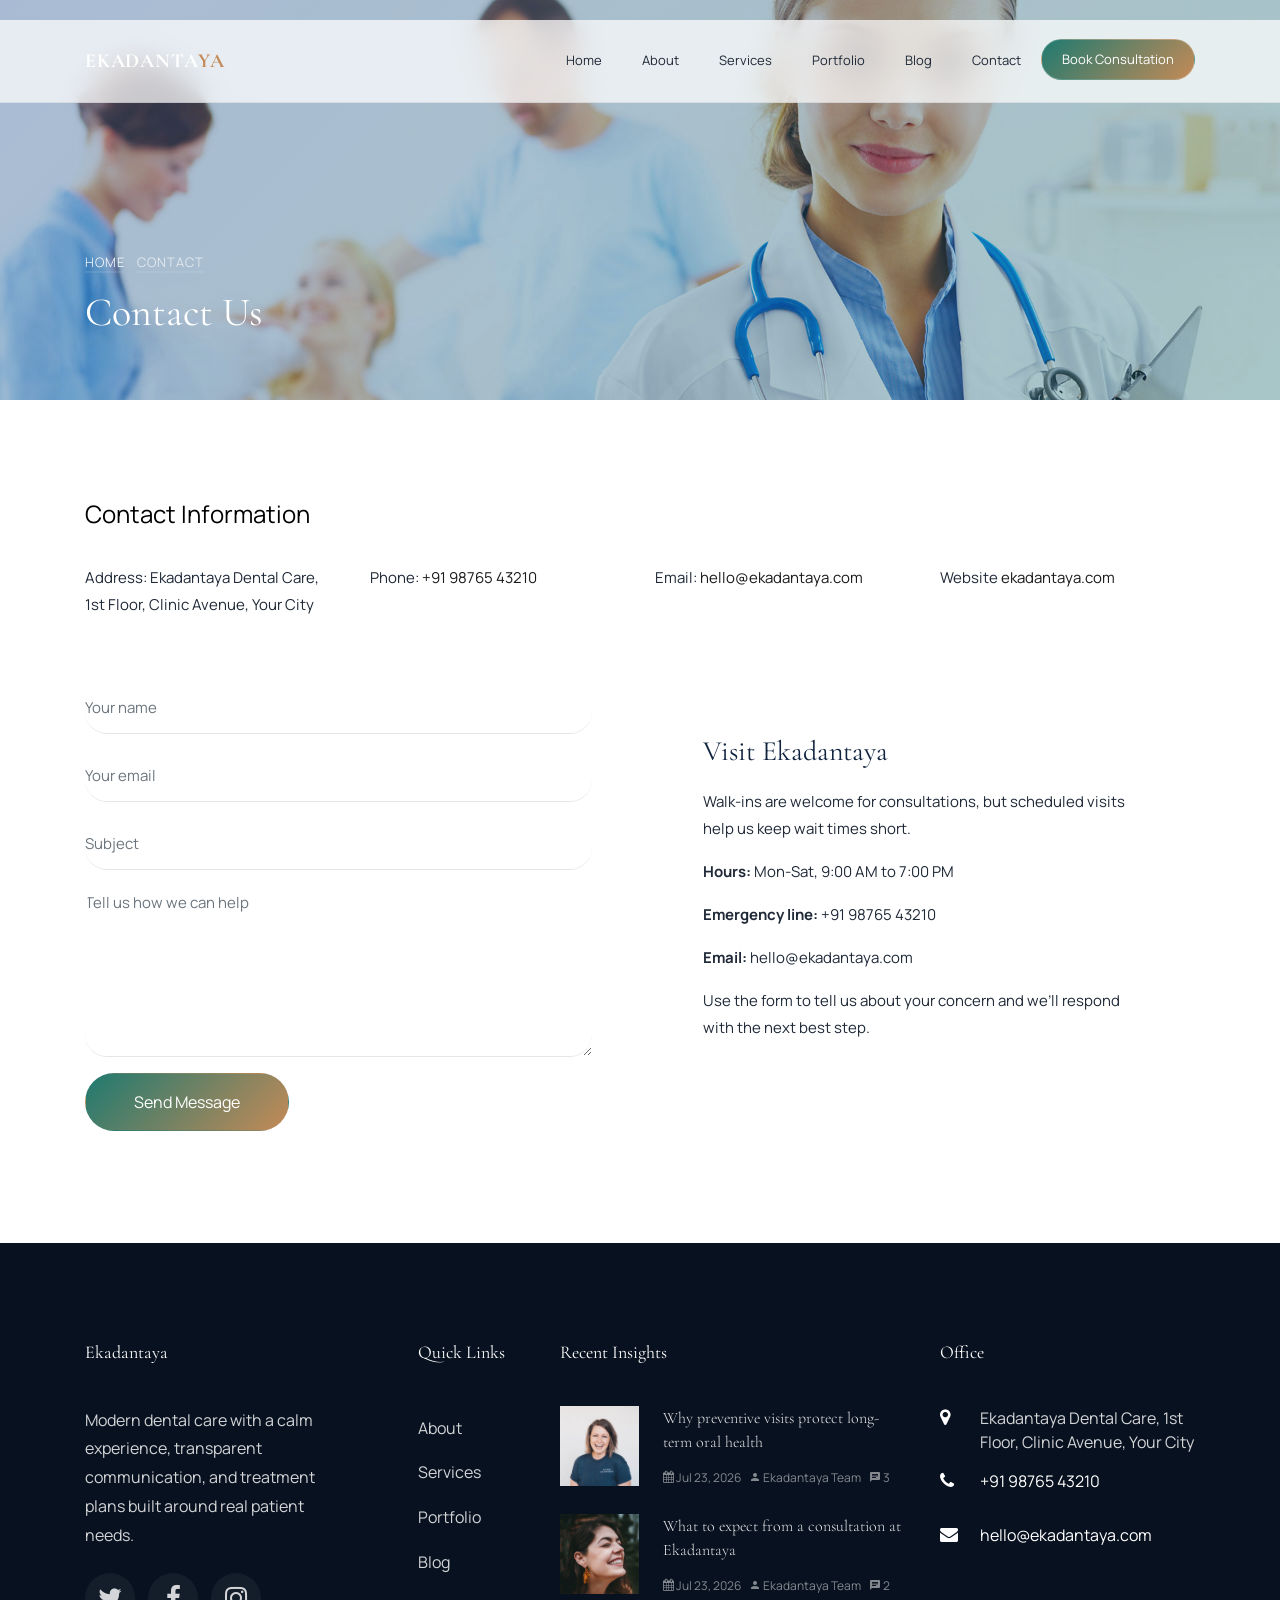
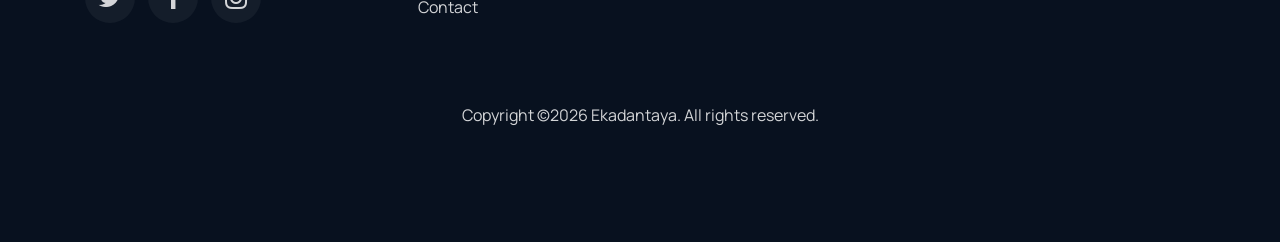
<file: contact.html>
<!DOCTYPE html>
<html lang="en">
  <head>
    <title>Contact Ekadantaya | Book a Consultation</title>
    <meta charset="utf-8">
    <meta name="viewport" content="width=device-width, initial-scale=1, shrink-to-fit=no">
    <meta name="description" content="Contact Ekadantaya to book a consultation, ask treatment questions, or request support from our dental team.">
    <meta name="keywords" content="Ekadantaya contact, book consultation, dental clinic contact, phone, email">
    <link rel="canonical" href="https://www.ekadantaya.com/contact.html">
    <meta property="og:title" content="Contact Ekadantaya | Book a Consultation">
    <meta property="og:description" content="Contact Ekadantaya to book a consultation or ask treatment questions.">
    <meta property="og:type" content="website">
    <meta property="og:url" content="https://www.ekadantaya.com/contact.html">
    <meta property="og:image" content="https://www.ekadantaya.com/images/contact-ekadantaya.jpg">
    <meta name="twitter:card" content="summary_large_image">
    <meta name="twitter:title" content="Contact Ekadantaya | Book a Consultation">
    <meta name="twitter:description" content="Contact Ekadantaya to book a consultation or ask treatment questions.">
    <meta name="twitter:image" content="https://www.ekadantaya.com/images/contact-ekadantaya.jpg">
    <link rel="icon" href="images/loc.png">
    
    <link href="https://fonts.googleapis.com/css?family=Open+Sans:300,400,500,600,700" rel="stylesheet">

    <link rel="stylesheet" href="css/open-iconic-bootstrap.min.css">
    <link rel="stylesheet" href="css/animate.css">
    
    <link rel="stylesheet" href="css/owl.carousel.min.css">
    <link rel="stylesheet" href="css/owl.theme.default.min.css">
    <link rel="stylesheet" href="css/magnific-popup.css">

    <link rel="stylesheet" href="css/aos.css">

    <link rel="stylesheet" href="css/ionicons.min.css">

    <link rel="stylesheet" href="css/bootstrap-datepicker.css">
    <link rel="stylesheet" href="css/jquery.timepicker.css">

    
    <link rel="stylesheet" href="css/flaticon.css">
    <link rel="stylesheet" href="css/icomoon.css">
    <link rel="stylesheet" href="css/style.css">
  </head>
  <body>
    
    <nav class="navbar navbar-expand-lg navbar-dark ftco_navbar bg-dark ftco-navbar-light" id="ftco-navbar" aria-label="Primary navigation">
	    <div class="container">
        <a class="navbar-brand" href="index.html">Ekadanta<span>ya</span></a>
	      <button class="navbar-toggler" type="button" data-toggle="collapse" data-target="#ftco-nav" aria-controls="ftco-nav" aria-expanded="false" aria-label="Toggle navigation">
	        <span class="oi oi-menu"></span> Menu
	      </button>

	      <div class="collapse navbar-collapse" id="ftco-nav">
	        <ul class="navbar-nav ml-auto">
	          <li class="nav-item"><a href="index.html" class="nav-link">Home</a></li>
	          <li class="nav-item"><a href="about.html" class="nav-link">About</a></li>
	          <li class="nav-item"><a href="services.html" class="nav-link">Services</a></li>
            <li class="nav-item"><a href="portfolio.html" class="nav-link">Portfolio</a></li>
	          <li class="nav-item"><a href="blog.html" class="nav-link">Blog</a></li>
	          <li class="nav-item active"><a href="contact.html" class="nav-link">Contact</a></li>
            <li class="nav-item cta"><a href="contact.html" class="nav-link" data-toggle="modal" data-target="#modalRequest"><span>Book Consultation</span></a></li>
	        </ul>
	      </div>
	    </div>
	  </nav>
    <!-- END nav -->

    <section class="home-slider owl-carousel">
      <div class="slider-item bread-item" style="background-image: url('images/bg_1.jpg');" data-stellar-background-ratio="0.5">
        <div class="overlay"></div>
        <div class="container" data-scrollax-parent="true">
          <div class="row slider-text align-items-end">
            <div class="col-md-7 col-sm-12 ftco-animate mb-5">
              <p class="breadcrumbs" data-scrollax=" properties: { translateY: '70%', opacity: 1.6}"><span class="mr-2"><a href="index.html">Home</a></span> <span>Contact</span></p>
              <h1 class="mb-3" data-scrollax=" properties: { translateY: '70%', opacity: .9}">Contact Us</h1>
            </div>
          </div>
        </div>
      </div>
    </section>
		
		<section class="ftco-section contact-section ftco-degree-bg">
      <div class="container">
        <div class="row d-flex mb-5 contact-info">
          <div class="col-md-12 mb-4">
            <h2 class="h4">Contact Information</h2>
          </div>
          <div class="w-100"></div>
          <div class="col-md-3">
            <p><span>Address:</span> Ekadantaya Dental Care, 1st Floor, Clinic Avenue, Your City</p>
          </div>
          <div class="col-md-3">
            <p><span>Phone:</span> <a href="tel:+919876543210">+91 98765 43210</a></p>
          </div>
          <div class="col-md-3">
            <p><span>Email:</span> <a href="mailto:hello@ekadantaya.com">hello@ekadantaya.com</a></p>
          </div>
          <div class="col-md-3">
            <p><span>Website</span> <a href="https://www.ekadantaya.com">ekadantaya.com</a></p>
          </div>
        </div>
        <div class="row block-9">
          <div class="col-md-6 pr-md-5">
            <form action="#" aria-label="Contact form">
              <div class="form-group">
                <label class="sr-only" for="contact_name">Your name</label>
                <input id="contact_name" type="text" class="form-control" placeholder="Your name">
              </div>
              <div class="form-group">
                <label class="sr-only" for="contact_email">Your email</label>
                <input id="contact_email" type="email" class="form-control" placeholder="Your email">
              </div>
              <div class="form-group">
                <label class="sr-only" for="contact_subject">Subject</label>
                <input id="contact_subject" type="text" class="form-control" placeholder="Subject">
              </div>
              <div class="form-group">
                <label class="sr-only" for="contact_message">Message</label>
                <textarea name="" id="contact_message" cols="30" rows="7" class="form-control" placeholder="Tell us how we can help"></textarea>
              </div>
              <div class="form-group">
                <input type="submit" value="Send Message" class="btn btn-primary py-3 px-5">
              </div>
            </form>
          
          </div>
          <div class="col-md-6">
            <div class="contact-card p-4 p-md-5 h-100 bg-white">
              <h3 class="mb-3">Visit Ekadantaya</h3>
              <p>Walk-ins are welcome for consultations, but scheduled visits help us keep wait times short.</p>
              <ul class="list-unstyled">
                <li class="mb-3"><strong>Hours:</strong> Mon-Sat, 9:00 AM to 7:00 PM</li>
                <li class="mb-3"><strong>Emergency line:</strong> +91 98765 43210</li>
                <li class="mb-3"><strong>Email:</strong> hello@ekadantaya.com</li>
              </ul>
              <p class="mb-0">Use the form to tell us about your concern and we’ll respond with the next best step.</p>
            </div>
          </div>
        </div>
      </div>
    </section>

    <footer class="ftco-footer ftco-bg-dark ftco-section">
      <div class="container">
        <div class="row mb-5">
          <div class="col-md-3">
            <div class="ftco-footer-widget mb-4">
              <h2 class="ftco-heading-2">Ekadantaya</h2>
              <p>Modern dental care with a calm experience, transparent communication, and treatment plans built around real patient needs.</p>
            </div>
            <ul class="ftco-footer-social list-unstyled float-md-left float-lft ">
              <li class="ftco-animate"><a href="https://x.com/ekadantaya" aria-label="Ekadantaya on X"><span class="icon-twitter"></span></a></li>
              <li class="ftco-animate"><a href="https://www.facebook.com/ekadantaya" aria-label="Ekadantaya on Facebook"><span class="icon-facebook"></span></a></li>
              <li class="ftco-animate"><a href="https://www.instagram.com/ekadantaya" aria-label="Ekadantaya on Instagram"><span class="icon-instagram"></span></a></li>
            </ul>
          </div>
          <div class="col-md-2">
            <div class="ftco-footer-widget mb-4 ml-md-5">
              <h2 class="ftco-heading-2">Quick Links</h2>
              <ul class="list-unstyled">
                <li><a href="about.html" class="py-2 d-block">About</a></li>
                <li><a href="services.html" class="py-2 d-block">Services</a></li>
                <li><a href="portfolio.html" class="py-2 d-block">Portfolio</a></li>
                <li><a href="blog.html" class="py-2 d-block">Blog</a></li>
                <li><a href="contact.html" class="py-2 d-block">Contact</a></li>
              </ul>
            </div>
          </div>
          <div class="col-md-4 pr-md-4">
            <div class="ftco-footer-widget mb-4">
              <h2 class="ftco-heading-2">Recent Insights</h2>
              <div class="block-21 mb-4 d-flex">
                <a class="blog-img mr-4" style="background-image: url(images/image_1.jpg);"></a>
                <div class="text">
                  <h3 class="heading"><a href="#">Why preventive visits protect long-term oral health</a></h3>
                  <div class="meta">
                    <div><a href="#"><span class="icon-calendar"></span> Jul 23, 2026</a></div>
                    <div><a href="#"><span class="icon-person"></span> Ekadantaya Team</a></div>
                    <div><a href="#"><span class="icon-chat"></span> 3</a></div>
                  </div>
                </div>
              </div>
              <div class="block-21 mb-4 d-flex">
                <a class="blog-img mr-4" style="background-image: url(images/image_2.jpg);"></a>
                <div class="text">
                  <h3 class="heading"><a href="#">What to expect from a consultation at Ekadantaya</a></h3>
                  <div class="meta">
                    <div><a href="#"><span class="icon-calendar"></span> Jul 23, 2026</a></div>
                    <div><a href="#"><span class="icon-person"></span> Ekadantaya Team</a></div>
                    <div><a href="#"><span class="icon-chat"></span> 2</a></div>
                  </div>
                </div>
              </div>
            </div>
          </div>
          <div class="col-md-3">
            <div class="ftco-footer-widget mb-4">
              <h2 class="ftco-heading-2">Office</h2>
            	<div class="block-23 mb-3">
	              <ul>
                  <li><span class="icon icon-map-marker"></span><span class="text">Ekadantaya Dental Care, 1st Floor, Clinic Avenue, Your City</span></li>
                  <li><a href="tel:+919876543210"><span class="icon icon-phone"></span><span class="text">+91 98765 43210</span></a></li>
                  <li><a href="mailto:hello@ekadantaya.com"><span class="icon icon-envelope"></span><span class="text">hello@ekadantaya.com</span></a></li>
	              </ul>
	            </div>
            </div>
          </div>
        </div>
        <div class="row">
          <div class="col-md-12 text-center">

            <p>Copyright &copy;<script>document.write(new Date().getFullYear());</script> Ekadantaya. All rights reserved.</p>
          </div>
        </div>
      </div>
    </footer>
    
  

  <!-- loader -->
  <div id="ftco-loader" class="show fullscreen"><svg class="circular" width="48px" height="48px"><circle class="path-bg" cx="24" cy="24" r="22" fill="none" stroke-width="4" stroke="#eeeeee"/><circle class="path" cx="24" cy="24" r="22" fill="none" stroke-width="4" stroke-miterlimit="10" stroke="#F96D00"/></svg></div>

  <!-- Modal -->
  <div class="modal fade" id="modalRequest" tabindex="-1" role="dialog" aria-labelledby="modalRequestLabel" aria-hidden="true">
    <div class="modal-dialog" role="document">
      <div class="modal-content">
        <div class="modal-header">
          <h5 class="modal-title" id="modalRequestLabel">Book a Consultation</h5>
          <button type="button" class="close" data-dismiss="modal" aria-label="Close">
            <span aria-hidden="true">&times;</span>
          </button>
        </div>
        <div class="modal-body">
          <form action="#">
            <div class="form-group">
              <label for="appointment_name" class="text-black">Full name</label>
              <input type="text" class="form-control" id="appointment_name" placeholder="Full name">
            </div>
            <div class="form-group">
              <label for="appointment_email" class="text-black">Email</label>
              <input type="email" class="form-control" id="appointment_email" placeholder="Email address">
            </div>
            <div class="row">
              <div class="col-md-6">
                <div class="form-group">
                  <label for="appointment_date" class="text-black">Preferred date</label>
                  <input type="text" class="form-control appointment_date" placeholder="Preferred date">
                </div>    
              </div>
              <div class="col-md-6">
                <div class="form-group">
                  <label for="appointment_time" class="text-black">Preferred time</label>
                  <input type="text" class="form-control appointment_time" placeholder="Preferred time">
                </div>
              </div>
            </div>
            

            <div class="form-group">
              <label for="appointment_message" class="text-black">Message</label>
              <textarea name="" id="appointment_message" class="form-control" cols="30" rows="10" placeholder="Tell us what you need"></textarea>
            </div>
            <div class="form-group">
              <input type="submit" value="Book Consultation" class="btn btn-primary">
            </div>
          </form>
        </div>
        
      </div>
    </div>
  </div>


  <script src="js/jquery.min.js"></script>
  <script src="js/jquery-migrate-3.0.1.min.js"></script>
  <script src="js/popper.min.js"></script>
  <script src="js/bootstrap.min.js"></script>
  <script src="js/jquery.easing.1.3.js"></script>
  <script src="js/jquery.waypoints.min.js"></script>
  <script src="js/jquery.stellar.min.js"></script>
  <script src="js/owl.carousel.min.js"></script>
  <script src="js/jquery.magnific-popup.min.js"></script>
  <script src="js/aos.js"></script>
  <script src="js/jquery.animateNumber.min.js"></script>
  <script src="js/bootstrap-datepicker.js"></script>
  <script src="js/jquery.timepicker.min.js"></script>
  <script src="js/scrollax.min.js"></script>
  <script src="js/main.js"></script>
    
  </body>
</html>
</file>
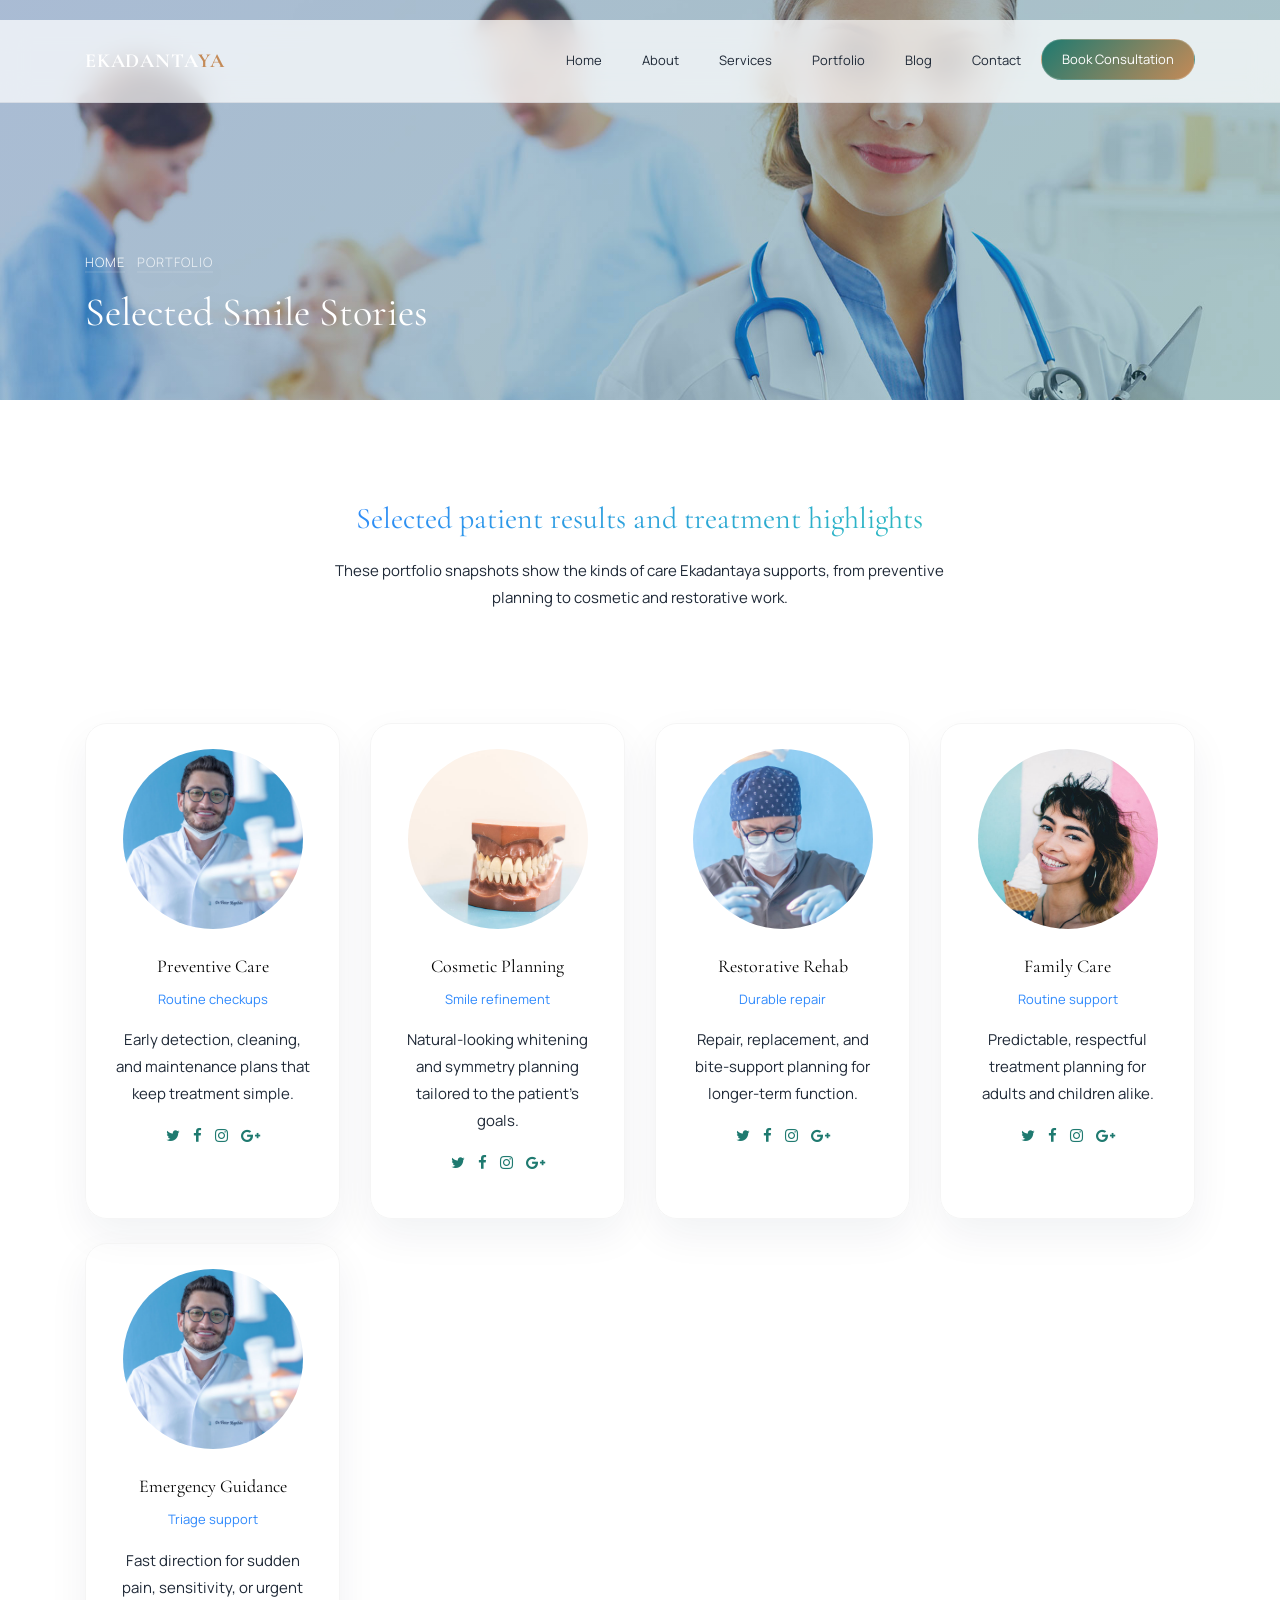
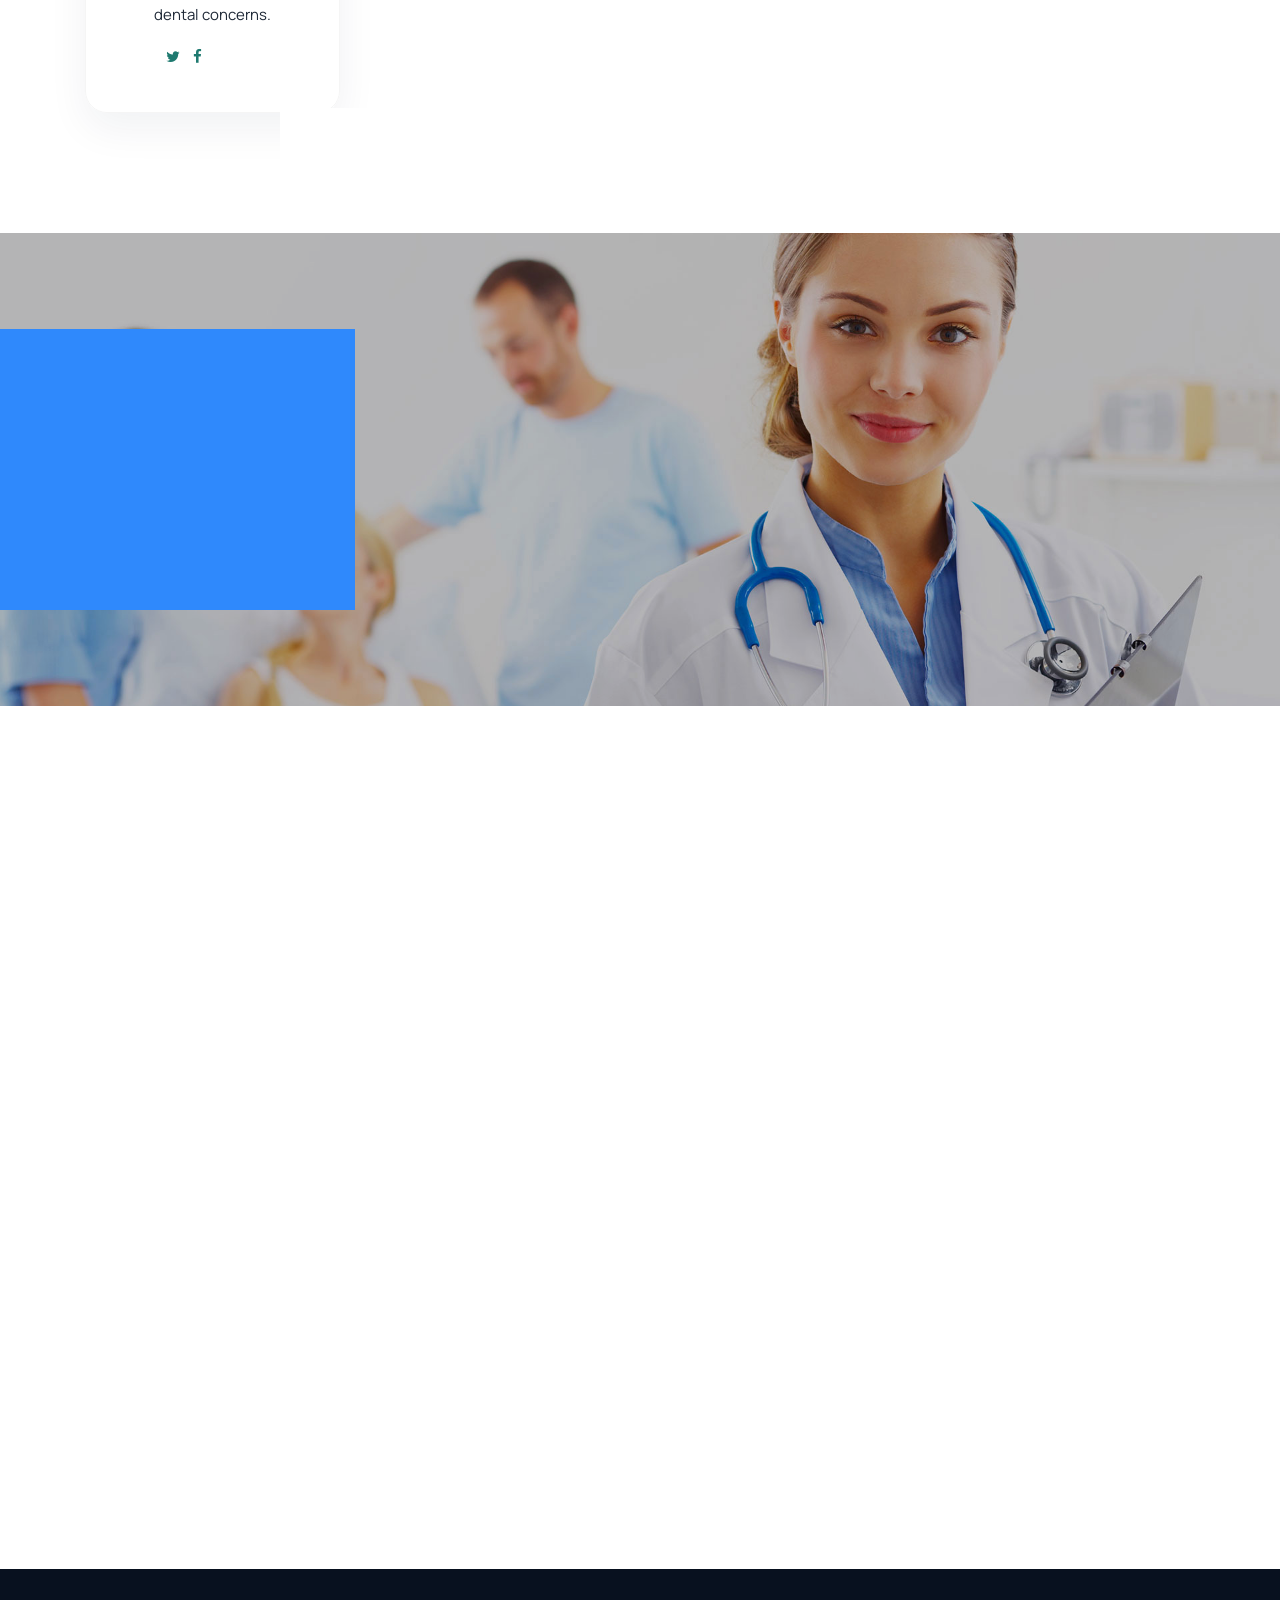
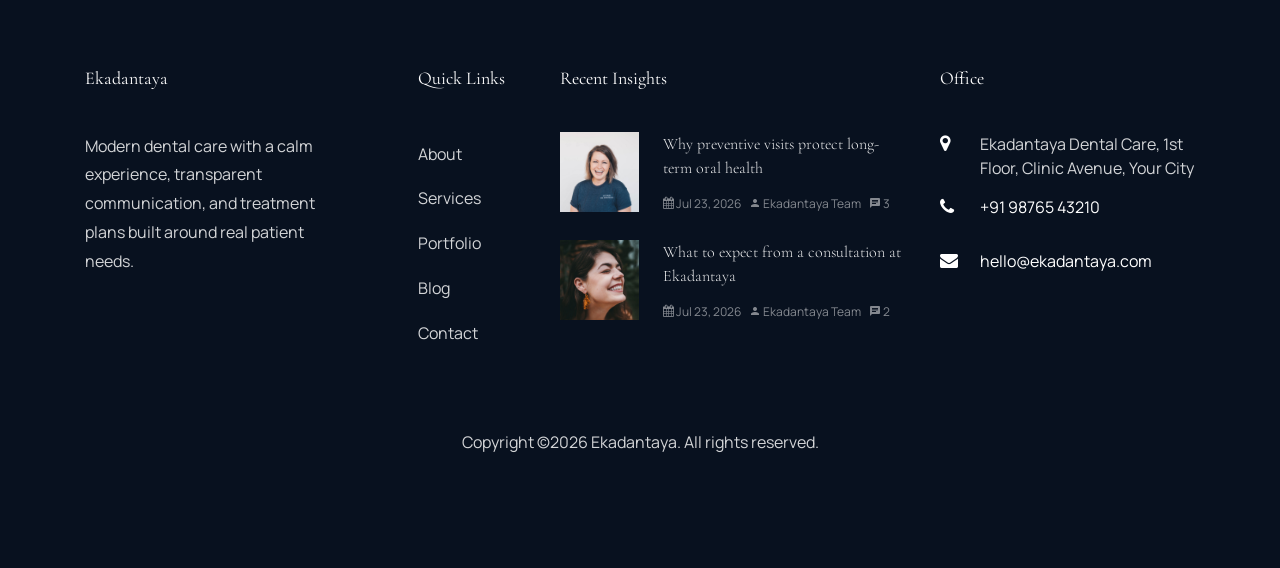
<file: portfolio.html>
<!DOCTYPE html>
<html lang="en">
	<head>
		<title>Portfolio | Ekadantaya Smile Stories</title>
		<meta charset="utf-8">
		<meta name="viewport" content="width=device-width, initial-scale=1, shrink-to-fit=no">
		<meta name="description" content="Explore Ekadantaya portfolio highlights, including preventive care, restorative treatment, cosmetic planning, and patient-centered results.">
		<meta name="keywords" content="Ekadantaya portfolio, smile stories, treatment results, dental clinic case studies">
		<link rel="canonical" href="https://www.ekadantaya.com/portfolio.html">
		<meta property="og:title" content="Portfolio | Ekadantaya Smile Stories">
		<meta property="og:description" content="Explore Ekadantaya portfolio highlights, including preventive care, restorative treatment, cosmetic planning, and patient-centered results.">
		<meta property="og:type" content="website">
		<meta property="og:url" content="https://www.ekadantaya.com/portfolio.html">
		<meta property="og:image" content="https://www.ekadantaya.com/images/portfolio-ekadantaya.jpg">
		<meta name="twitter:card" content="summary_large_image">
		<meta name="twitter:title" content="Portfolio | Ekadantaya Smile Stories">
		<meta name="twitter:description" content="Explore Ekadantaya portfolio highlights, including preventive care, restorative treatment, cosmetic planning, and patient-centered results.">
		<meta name="twitter:image" content="https://www.ekadantaya.com/images/portfolio-ekadantaya.jpg">
		<link rel="icon" href="images/loc.png">
    
		<link href="https://fonts.googleapis.com/css?family=Open+Sans:300,400,500,600,700" rel="stylesheet">

    <link rel="stylesheet" href="css/open-iconic-bootstrap.min.css">
    <link rel="stylesheet" href="css/animate.css">
    
    <link rel="stylesheet" href="css/owl.carousel.min.css">
    <link rel="stylesheet" href="css/owl.theme.default.min.css">
    <link rel="stylesheet" href="css/magnific-popup.css">

    <link rel="stylesheet" href="css/aos.css">

    <link rel="stylesheet" href="css/ionicons.min.css">

    <link rel="stylesheet" href="css/bootstrap-datepicker.css">
    <link rel="stylesheet" href="css/jquery.timepicker.css">

    
    <link rel="stylesheet" href="css/flaticon.css">
    <link rel="stylesheet" href="css/icomoon.css">
    <link rel="stylesheet" href="css/style.css">
  </head>
  <body>
    
	  <nav class="navbar navbar-expand-lg navbar-dark ftco_navbar bg-dark ftco-navbar-light" id="ftco-navbar" aria-label="Primary navigation">
	    <div class="container">
	      <a class="navbar-brand" href="index.html">Ekadanta<span>ya</span></a>
	      <button class="navbar-toggler" type="button" data-toggle="collapse" data-target="#ftco-nav" aria-controls="ftco-nav" aria-expanded="false" aria-label="Toggle navigation">
	        <span class="oi oi-menu"></span> Menu
	      </button>

	      <div class="collapse navbar-collapse" id="ftco-nav">
	        <ul class="navbar-nav ml-auto">
	          <li class="nav-item"><a href="index.html" class="nav-link">Home</a></li>
	          <li class="nav-item"><a href="about.html" class="nav-link">About</a></li>
	          <li class="nav-item"><a href="services.html" class="nav-link">Services</a></li>
	          <li class="nav-item active"><a href="portfolio.html" class="nav-link">Portfolio</a></li>
	          <li class="nav-item"><a href="blog.html" class="nav-link">Blog</a></li>
	          <li class="nav-item"><a href="contact.html" class="nav-link">Contact</a></li>
	          <li class="nav-item cta"><a href="contact.html" class="nav-link" data-toggle="modal" data-target="#modalRequest"><span>Book Consultation</span></a></li>
	        </ul>
	      </div>
	    </div>
	  </nav>
    <!-- END nav -->

    <section class="home-slider owl-carousel">
      <div class="slider-item bread-item" style="background-image: url('images/bg_1.jpg');" data-stellar-background-ratio="0.5">
        <div class="overlay"></div>
        <div class="container" data-scrollax-parent="true">
          <div class="row slider-text align-items-end">
            <div class="col-md-7 col-sm-12 ftco-animate mb-5">
			  <p class="breadcrumbs" data-scrollax=" properties: { translateY: '70%', opacity: 1.6}"><span class="mr-2"><a href="index.html">Home</a></span> <span>Portfolio</span></p>
			  <h1 class="mb-3" data-scrollax=" properties: { translateY: '70%', opacity: .9}">Selected Smile Stories</h1>
            </div>
          </div>
        </div>
      </div>
    </section>
		
		<section class="ftco-section">
      <div class="container">
      	<div class="row justify-content-center mb-5 pb-5">
          <div class="col-md-7 text-center heading-section ftco-animate">
			<h2 class="mb-3">Selected patient results and treatment highlights</h2>
			<p>These portfolio snapshots show the kinds of care Ekadantaya supports, from preventive planning to cosmetic and restorative work.</p>
          </div>
        </div>
        <div class="row">
        	<div class="col-lg-3 col-md-6 d-flex mb-sm-4 ftco-animate">
        		<div class="staff">
		      		<div class="img mb-4" style="background-image: url(images/gallery-1.jpg);"></div>
      				<div class="info text-center">
		      			<h3><a href="#">Preventive Care</a></h3>
		      			<span class="position">Routine checkups</span>
      					<div class="text">
			        		<p>Early detection, cleaning, and maintenance plans that keep treatment simple.</p>
	        				<ul class="ftco-social">
			              <li class="ftco-animate"><a href="#"><span class="icon-twitter"></span></a></li>
			              <li class="ftco-animate"><a href="#"><span class="icon-facebook"></span></a></li>
			              <li class="ftco-animate"><a href="#"><span class="icon-instagram"></span></a></li>
			              <li class="ftco-animate"><a href="#"><span class="icon-google-plus"></span></a></li>
			            </ul>
	        			</div>
      				</div>
        		</div>
        	</div>
        	<div class="col-lg-3 col-md-6 d-flex mb-sm-4 ftco-animate">
        		<div class="staff">
		      		<div class="img mb-4" style="background-image: url(images/gallery-2.jpg);"></div>
      				<div class="info text-center">
		      			<h3><a href="#">Cosmetic Planning</a></h3>
		      			<span class="position">Smile refinement</span>
      					<div class="text">
			        		<p>Natural-looking whitening and symmetry planning tailored to the patient’s goals.</p>
	        				<ul class="ftco-social">
			              <li class="ftco-animate"><a href="#"><span class="icon-twitter"></span></a></li>
			              <li class="ftco-animate"><a href="#"><span class="icon-facebook"></span></a></li>
			              <li class="ftco-animate"><a href="#"><span class="icon-instagram"></span></a></li>
			              <li class="ftco-animate"><a href="#"><span class="icon-google-plus"></span></a></li>
			            </ul>
	        			</div>
      				</div>
        		</div>
        	</div>
        	<div class="col-lg-3 col-md-6 d-flex mb-sm-4 ftco-animate">
        		<div class="staff">
		      		<div class="img mb-4" style="background-image: url(images/gallery-3.jpg);"></div>
      				<div class="info text-center">
		      			<h3><a href="#">Restorative Rehab</a></h3>
		      			<span class="position">Durable repair</span>
      					<div class="text">
			        		<p>Repair, replacement, and bite-support planning for longer-term function.</p>
	        				<ul class="ftco-social">
			              <li class="ftco-animate"><a href="#"><span class="icon-twitter"></span></a></li>
			              <li class="ftco-animate"><a href="#"><span class="icon-facebook"></span></a></li>
			              <li class="ftco-animate"><a href="#"><span class="icon-instagram"></span></a></li>
			              <li class="ftco-animate"><a href="#"><span class="icon-google-plus"></span></a></li>
			            </ul>
	        			</div>
      				</div>
        		</div>
        	</div>
        	<div class="col-lg-3 col-md-6 d-flex mb-sm-4 ftco-animate">
        		<div class="staff">
		      		<div class="img mb-4" style="background-image: url(images/gallery-4.jpg);"></div>
      				<div class="info text-center">
		      			<h3><a href="#">Family Care</a></h3>
		      			<span class="position">Routine support</span>
      					<div class="text">
			        		<p>Predictable, respectful treatment planning for adults and children alike.</p>
	        				<ul class="ftco-social">
			              <li class="ftco-animate"><a href="#"><span class="icon-twitter"></span></a></li>
			              <li class="ftco-animate"><a href="#"><span class="icon-facebook"></span></a></li>
			              <li class="ftco-animate"><a href="#"><span class="icon-instagram"></span></a></li>
			              <li class="ftco-animate"><a href="#"><span class="icon-google-plus"></span></a></li>
			            </ul>
	        			</div>
      				</div>
        		</div>
        	</div>
        	<div class="col-lg-3 col-md-6 d-flex mb-sm-4 ftco-animate">
        		<div class="staff">
		      		<div class="img mb-4" style="background-image: url(images/gallery-1.jpg);"></div>
      				<div class="info text-center">
		      			<h3><a href="#">Emergency Guidance</a></h3>
		      			<span class="position">Triage support</span>
      					<div class="text">
			        		<p>Fast direction for sudden pain, sensitivity, or urgent dental concerns.</p>
	        				<ul class="ftco-social">
			              <li class="ftco-animate"><a href="#"><span class="icon-twitter"></span></a></li>
			              <li class="ftco-animate"><a href="#"><span class="icon-facebook"></span></a></li>
			              <li class="ftco-animate"><a href="#"><span class="icon-instagram"></span></a></li>
			              <li class="ftco-animate"><a href="#"><span class="icon-google-plus"></span></a></li>
			            </ul>
	        			</div>
      				</div>
        		</div>
        	</div>
        	<div class="col-lg-3 col-md-6 d-flex mb-sm-4 ftco-animate">
        		<div class="staff">
		      		<div class="img mb-4" style="background-image: url(images/gallery-2.jpg);"></div>
      				<div class="info text-center">
		      			<h3><a href="#">Consultation Workflow</a></h3>
		      			<span class="position">Planning</span>
      					<div class="text">
			        		<p>Care that starts with a clear plan and continues with predictable follow-up.</p>
	        				<ul class="ftco-social">
			              <li class="ftco-animate"><a href="#"><span class="icon-twitter"></span></a></li>
			              <li class="ftco-animate"><a href="#"><span class="icon-facebook"></span></a></li>
			              <li class="ftco-animate"><a href="#"><span class="icon-instagram"></span></a></li>
			              <li class="ftco-animate"><a href="#"><span class="icon-google-plus"></span></a></li>
			            </ul>
	        			</div>
      				</div>
        		</div>
        	</div>
        	<div class="col-lg-3 col-md-6 d-flex mb-sm-4 ftco-animate">
        		<div class="staff">
		      		<div class="img mb-4" style="background-image: url(images/gallery-3.jpg);"></div>
      				<div class="info text-center">
		      			<h3><a href="#">Maintenance Review</a></h3>
		      			<span class="position">Follow-up care</span>
      					<div class="text">
			        		<p>Small check-ins that keep prior work stable and the patient informed.</p>
	        				<ul class="ftco-social">
			              <li class="ftco-animate"><a href="#"><span class="icon-twitter"></span></a></li>
			              <li class="ftco-animate"><a href="#"><span class="icon-facebook"></span></a></li>
			              <li class="ftco-animate"><a href="#"><span class="icon-instagram"></span></a></li>
			              <li class="ftco-animate"><a href="#"><span class="icon-google-plus"></span></a></li>
			            </ul>
	        			</div>
      				</div>
        		</div>
        	</div>
        	<div class="col-lg-3 col-md-6 d-flex mb-sm-4 ftco-animate">
        		<div class="staff">
		      		<div class="img mb-4" style="background-image: url(images/gallery-4.jpg);"></div>
      				<div class="info text-center">
		      			<h3><a href="#">Family Support</a></h3>
		      			<span class="position">Ongoing care</span>
      					<div class="text">
			        		<p>Practical guidance for families who want a dependable dental home.</p>
	        				<ul class="ftco-social">
			              <li class="ftco-animate"><a href="#"><span class="icon-twitter"></span></a></li>
			              <li class="ftco-animate"><a href="#"><span class="icon-facebook"></span></a></li>
			              <li class="ftco-animate"><a href="#"><span class="icon-instagram"></span></a></li>
			              <li class="ftco-animate"><a href="#"><span class="icon-google-plus"></span></a></li>
			            </ul>
	        			</div>
      				</div>
        		</div>
        	</div>
        </div>
      </div>
    </section>


    <section class="ftco-section ftco-counter img" id="section-counter" style="background-image: url(images/bg_1.jpg);" data-stellar-background-ratio="0.5">
    	<div class="container">
    		<div class="row d-flex align-items-center">
    			<div class="col-md-3 aside-stretch py-5">
    				<div class=" heading-section heading-section-white ftco-animate pr-md-4">
	            <h2 class="mb-3">Achievements</h2>
        		<p>Ekadantaya focuses on consistent outcomes, reliable communication, and treatment plans patients can maintain.</p>
	          </div>
    			</div>
    			<div class="col-md-9 py-5 pl-md-5">
		    		<div class="row">
		          <div class="col-md-3 d-flex justify-content-center counter-wrap ftco-animate">
		            <div class="block-18">
		              <div class="text">
						<strong class="number" data-number="10">0</strong>
						<span>Years of focused care</span>
		              </div>
		            </div>
		          </div>
		          <div class="col-md-3 d-flex justify-content-center counter-wrap ftco-animate">
		            <div class="block-18">
		              <div class="text">
						<strong class="number" data-number="2500">0</strong>
						<span>Patients supported</span>
		              </div>
		            </div>
		          </div>
		          <div class="col-md-3 d-flex justify-content-center counter-wrap ftco-animate">
		            <div class="block-18">
		              <div class="text">
						<strong class="number" data-number="1200">0</strong>
						<span>Smile upgrades completed</span>
		              </div>
		            </div>
		          </div>
		          <div class="col-md-3 d-flex justify-content-center counter-wrap ftco-animate">
		            <div class="block-18">
		              <div class="text">
						<strong class="number" data-number="24">0</strong>
						<span>Response hours</span>
		              </div>
		            </div>
		          </div>
		        </div>
		      </div>
	      </div>
    	</div>
    </section>

    <section class="ftco-section">
    	<div class="container">
    		<div class="row justify-content-center mb-5 pb-5">
          <div class="col-md-7 text-center heading-section ftco-animate">
			<h2 class="mb-3">Care packages that keep treatment clear</h2>
			<p>Plan levels help patients understand what is included before they commit to care.</p>
          </div>
        </div>
    		<div class="row">
        	<div class="col-md-3 ftco-animate">
        		<div class="pricing-entry pb-5 text-center">
        			<div>
						<h3 class="mb-4">Care Plan</h3>
						<p><span class="price">Initial visit</span> <span class="per">/ assessment</span></p>
	        		</div>
        			<ul>
        				<li>Diagnostic Services</li>
								<li>Clinical consultation</li>
								<li>Oral health screening</li>
								<li>Personalized care plan</li>
								<li>Priority follow-up</li>
        			</ul>
        			<p class="button text-center"><a href="#" class="btn btn-primary btn-outline-primary px-4 py-3">Order now</a></p>
        		</div>
        	</div>
        	<div class="col-md-3 ftco-animate">
        		<div class="pricing-entry pb-5 text-center">
        			<div>
						<h3 class="mb-4">Bright Plan</h3>
						<p><span class="price">Cosmetic support</span> <span class="per">/ enhancement</span></p>
	        		</div>
        			<ul>
        				<li>Diagnostic Services</li>
								<li>Smile design review</li>
								<li>Whitening consultation</li>
								<li>Shade and symmetry planning</li>
								<li>Progress check-ins</li>
        			</ul>
        			<p class="button text-center"><a href="#" class="btn btn-primary btn-outline-primary px-4 py-3">Order now</a></p>
        		</div>
        	</div>
        	<div class="col-md-3 ftco-animate">
        		<div class="pricing-entry active pb-5 text-center">
        			<div>
						<h3 class="mb-4">Restore Plan</h3>
						<p><span class="price">Rehabilitation</span> <span class="per">/ treatment</span></p>
	        		</div>
        			<ul>
        				<li>Diagnostic Services</li>
								<li>Restorative planning</li>
								<li>Functional bite assessment</li>
								<li>Repair and replacement options</li>
								<li>Long-term maintenance</li>
        			</ul>
        			<p class="button text-center"><a href="#" class="btn btn-primary btn-outline-primary px-4 py-3">Order now</a></p>
        		</div>
        	</div>
        	<div class="col-md-3 ftco-animate">
        		<div class="pricing-entry pb-5 text-center">
        			<div>
						<h3 class="mb-4">Comprehensive</h3>
						<p><span class="price">Full support</span> <span class="per">/ care program</span></p>
	        		</div>
        			<ul>
        				<li>Diagnostic Services</li>
								<li>Dedicated care coordination</li>
								<li>Multi-step treatment roadmap</li>
								<li>Family scheduling support</li>
								<li>Priority communication</li>
        			</ul>
        			<p class="button text-center"><a href="#" class="btn btn-primary btn-outline-primary px-4 py-3">Order now</a></p>
        		</div>
        	</div>
        </div>
    	</div>
    </section>

    <footer class="ftco-footer ftco-bg-dark ftco-section">
      <div class="container">
        <div class="row mb-5">
          <div class="col-md-3">
            <div class="ftco-footer-widget mb-4">
			  <h2 class="ftco-heading-2">Ekadantaya</h2>
			  <p>Modern dental care with a calm experience, transparent communication, and treatment plans built around real patient needs.</p>
            </div>
            <ul class="ftco-footer-social list-unstyled float-md-left float-lft ">
			  <li class="ftco-animate"><a href="https://x.com/ekadantaya" aria-label="Ekadantaya on X"><span class="icon-twitter"></span></a></li>
			  <li class="ftco-animate"><a href="https://www.facebook.com/ekadantaya" aria-label="Ekadantaya on Facebook"><span class="icon-facebook"></span></a></li>
			  <li class="ftco-animate"><a href="https://www.instagram.com/ekadantaya" aria-label="Ekadantaya on Instagram"><span class="icon-instagram"></span></a></li>
            </ul>
          </div>
          <div class="col-md-2">
            <div class="ftco-footer-widget mb-4 ml-md-5">
              <h2 class="ftco-heading-2">Quick Links</h2>
              <ul class="list-unstyled">
				<li><a href="about.html" class="py-2 d-block">About</a></li>
				<li><a href="services.html" class="py-2 d-block">Services</a></li>
				<li><a href="portfolio.html" class="py-2 d-block">Portfolio</a></li>
				<li><a href="blog.html" class="py-2 d-block">Blog</a></li>
				<li><a href="contact.html" class="py-2 d-block">Contact</a></li>
              </ul>
            </div>
          </div>
          <div class="col-md-4 pr-md-4">
            <div class="ftco-footer-widget mb-4">
			  <h2 class="ftco-heading-2">Recent Insights</h2>
              <div class="block-21 mb-4 d-flex">
                <a class="blog-img mr-4" style="background-image: url(images/image_1.jpg);"></a>
                <div class="text">
				  <h3 class="heading"><a href="#">Why preventive visits protect long-term oral health</a></h3>
                  <div class="meta">
					<div><a href="#"><span class="icon-calendar"></span> Jul 23, 2026</a></div>
					<div><a href="#"><span class="icon-person"></span> Ekadantaya Team</a></div>
					<div><a href="#"><span class="icon-chat"></span> 3</a></div>
                  </div>
                </div>
              </div>
              <div class="block-21 mb-4 d-flex">
                <a class="blog-img mr-4" style="background-image: url(images/image_2.jpg);"></a>
                <div class="text">
				  <h3 class="heading"><a href="#">What to expect from a consultation at Ekadantaya</a></h3>
                  <div class="meta">
					<div><a href="#"><span class="icon-calendar"></span> Jul 23, 2026</a></div>
					<div><a href="#"><span class="icon-person"></span> Ekadantaya Team</a></div>
					<div><a href="#"><span class="icon-chat"></span> 2</a></div>
                  </div>
                </div>
              </div>
            </div>
          </div>
          <div class="col-md-3">
            <div class="ftco-footer-widget mb-4">
            	<h2 class="ftco-heading-2">Office</h2>
            	<div class="block-23 mb-3">
	              <ul>
					<li><span class="icon icon-map-marker"></span><span class="text">Ekadantaya Dental Care, 1st Floor, Clinic Avenue, Your City</span></li>
					<li><a href="tel:+919876543210"><span class="icon icon-phone"></span><span class="text">+91 98765 43210</span></a></li>
					<li><a href="mailto:hello@ekadantaya.com"><span class="icon icon-envelope"></span><span class="text">hello@ekadantaya.com</span></a></li>
	              </ul>
	            </div>
            </div>
          </div>
        </div>
        <div class="row">
          <div class="col-md-12 text-center">

			<p>Copyright &copy;<script>document.write(new Date().getFullYear());</script> Ekadantaya. All rights reserved.</p>
          </div>
        </div>
      </div>
    </footer>
    
  

  <!-- loader -->
  <div id="ftco-loader" class="show fullscreen"><svg class="circular" width="48px" height="48px"><circle class="path-bg" cx="24" cy="24" r="22" fill="none" stroke-width="4" stroke="#eeeeee"/><circle class="path" cx="24" cy="24" r="22" fill="none" stroke-width="4" stroke-miterlimit="10" stroke="#F96D00"/></svg></div>

  <!-- Modal -->
  <div class="modal fade" id="modalRequest" tabindex="-1" role="dialog" aria-labelledby="modalRequestLabel" aria-hidden="true">
    <div class="modal-dialog" role="document">
      <div class="modal-content">
        <div class="modal-header">
		  <h5 class="modal-title" id="modalRequestLabel">Book a Consultation</h5>
          <button type="button" class="close" data-dismiss="modal" aria-label="Close">
            <span aria-hidden="true">&times;</span>
          </button>
        </div>
        <div class="modal-body">
          <form action="#">
            <div class="form-group">
			  <label for="appointment_name" class="text-black">Full name</label>
			  <input type="text" class="form-control" id="appointment_name" placeholder="Full name">
            </div>
            <div class="form-group">
			  <label for="appointment_email" class="text-black">Email</label>
			  <input type="email" class="form-control" id="appointment_email" placeholder="Email address">
            </div>
            <div class="row">
              <div class="col-md-6">
                <div class="form-group">
				  <label for="appointment_date" class="text-black">Preferred date</label>
				  <input type="text" class="form-control appointment_date" placeholder="Preferred date">
                </div>    
              </div>
              <div class="col-md-6">
                <div class="form-group">
				  <label for="appointment_time" class="text-black">Preferred time</label>
				  <input type="text" class="form-control appointment_time" placeholder="Preferred time">
                </div>
              </div>
            </div>
            

            <div class="form-group">
			  <label for="appointment_message" class="text-black">Message</label>
			  <textarea name="" id="appointment_message" class="form-control" cols="30" rows="10" placeholder="Tell us what you need"></textarea>
            </div>
            <div class="form-group">
			  <input type="submit" value="Book Consultation" class="btn btn-primary">
            </div>
          </form>
        </div>
        
      </div>
    </div>
  </div>


  <script src="js/jquery.min.js"></script>
  <script src="js/jquery-migrate-3.0.1.min.js"></script>
  <script src="js/popper.min.js"></script>
  <script src="js/bootstrap.min.js"></script>
  <script src="js/jquery.easing.1.3.js"></script>
  <script src="js/jquery.waypoints.min.js"></script>
  <script src="js/jquery.stellar.min.js"></script>
  <script src="js/owl.carousel.min.js"></script>
  <script src="js/jquery.magnific-popup.min.js"></script>
  <script src="js/aos.js"></script>
  <script src="js/jquery.animateNumber.min.js"></script>
	<script src="js/bootstrap-datepicker.js"></script>
	<script src="js/jquery.timepicker.min.js"></script>
	<script src="js/scrollax.min.js"></script>
  <script src="js/main.js"></script>
    
  </body>
</html>
</file>
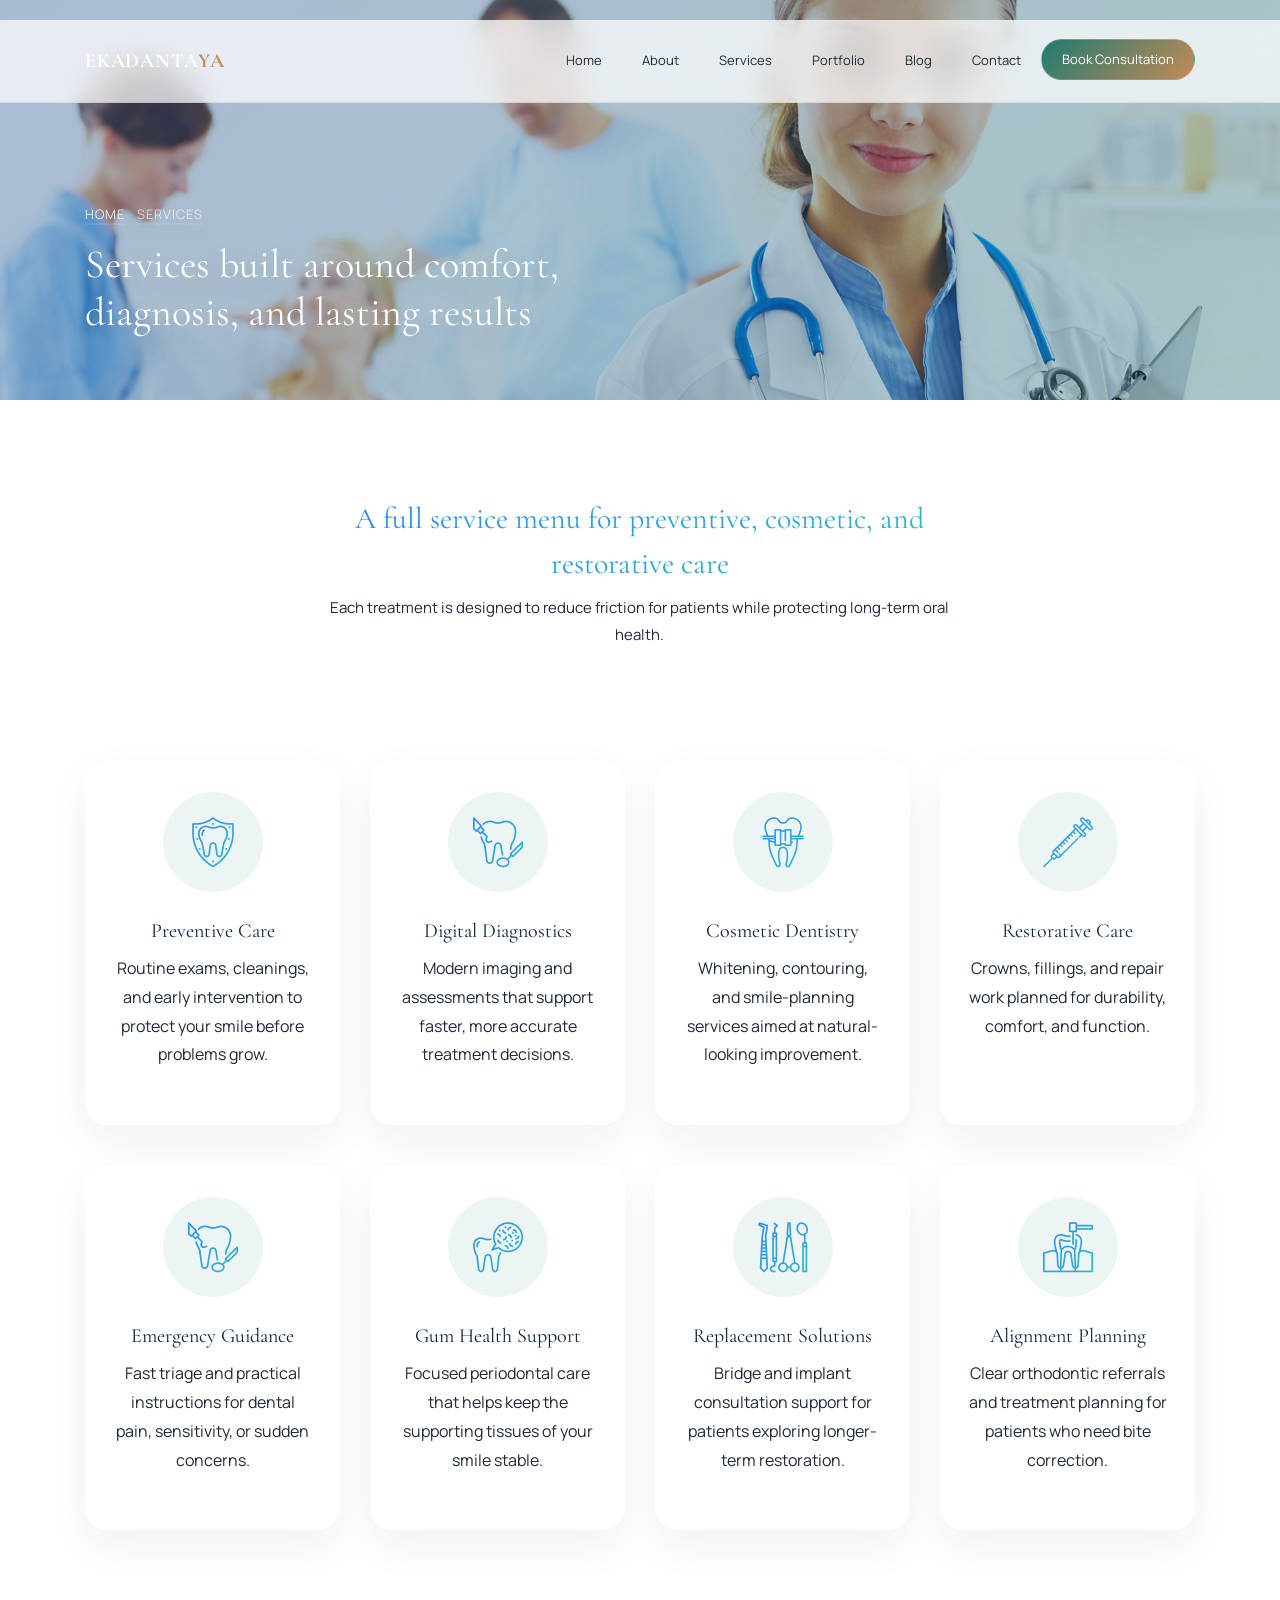
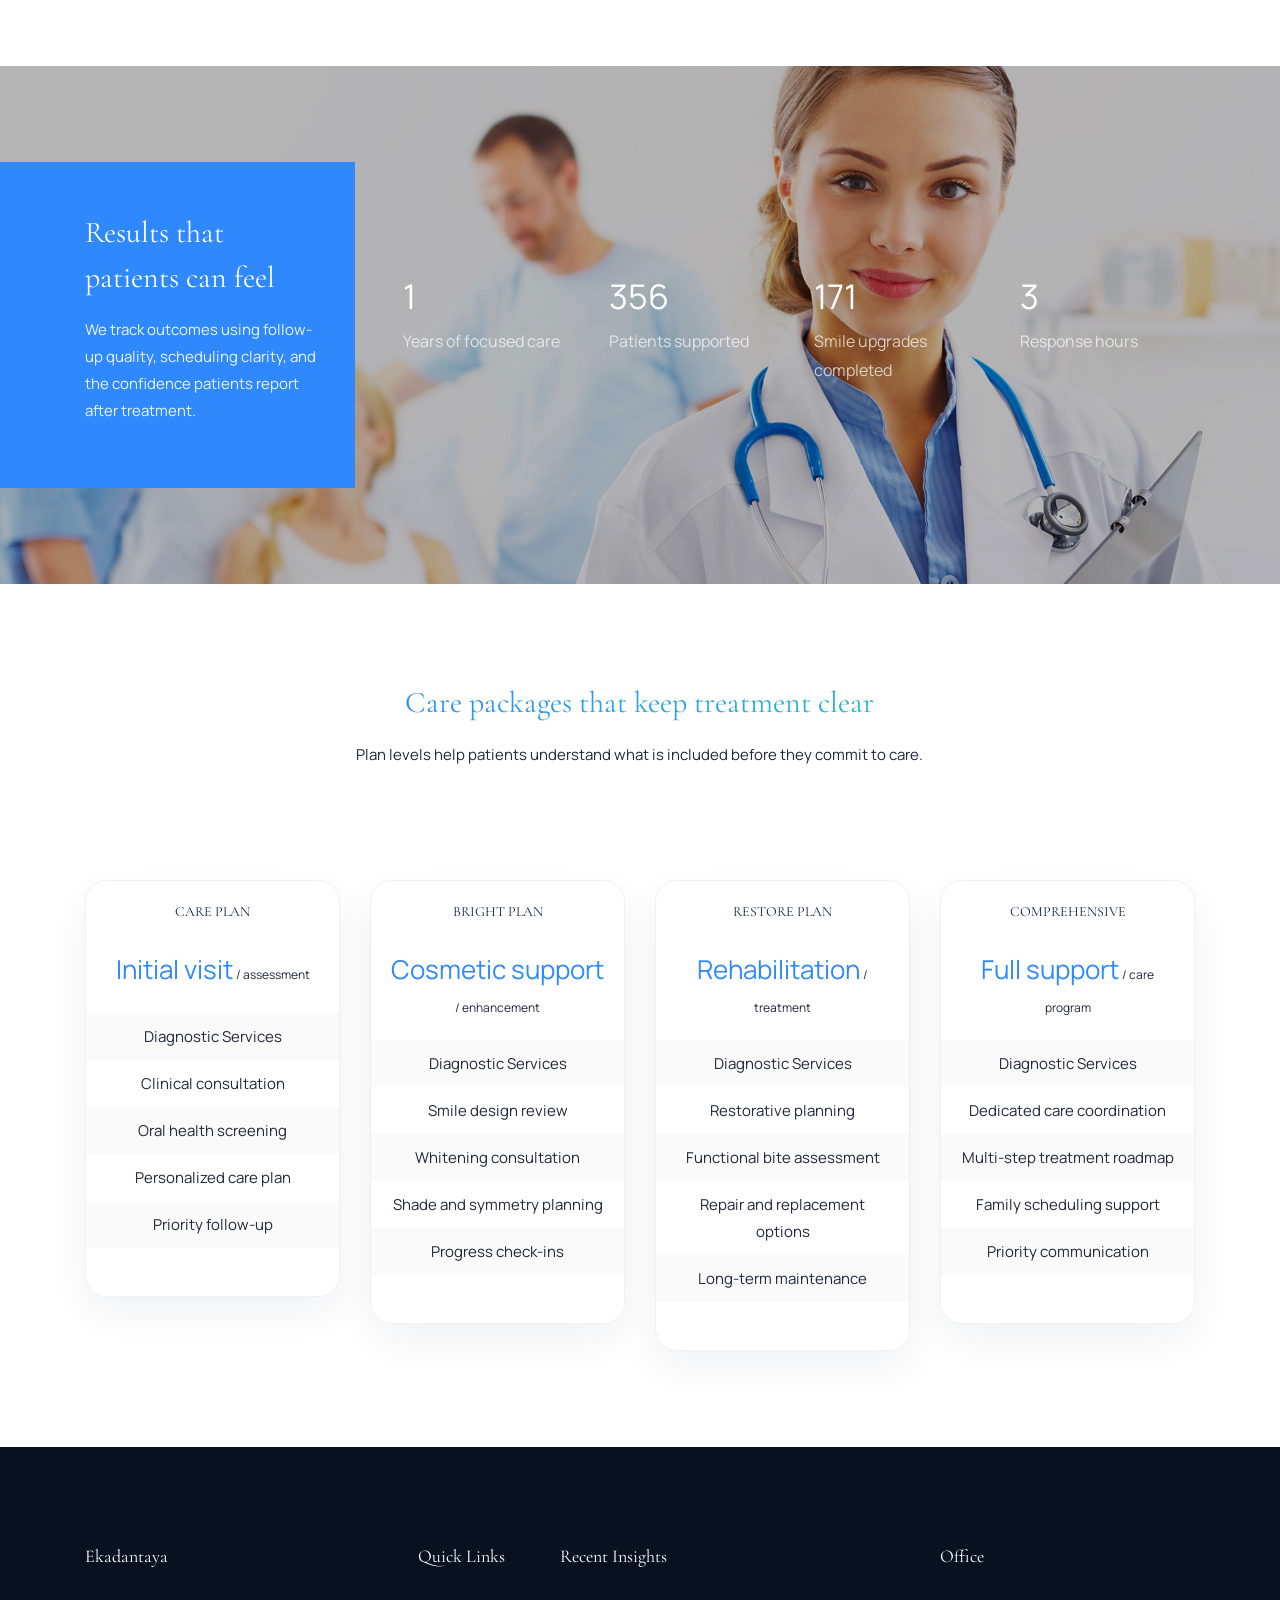
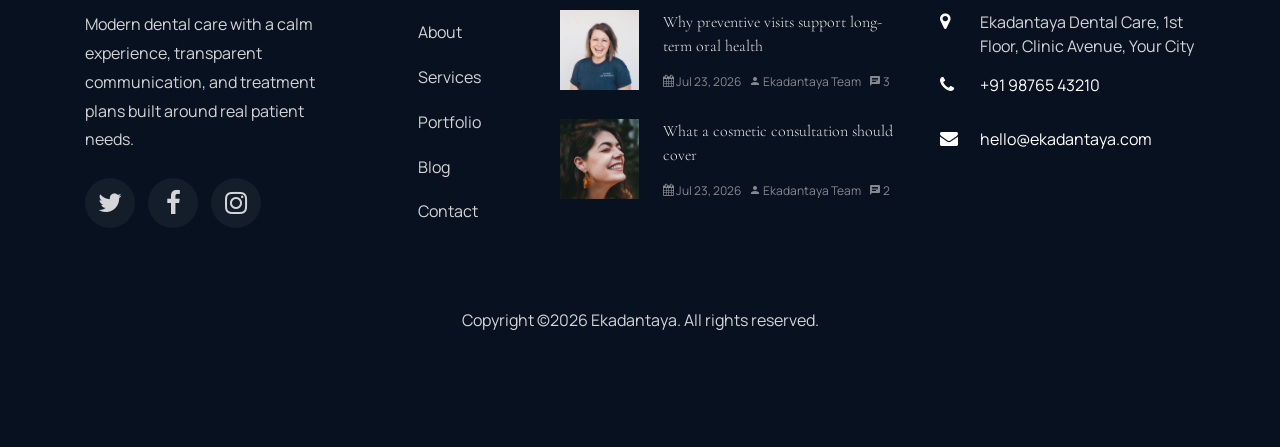
<file: services.html>
<!DOCTYPE html>
<html lang="en">
  <head>
    <title>Services | Ekadantaya Dental Care</title>
    <meta charset="utf-8">
    <meta name="viewport" content="width=device-width, initial-scale=1, shrink-to-fit=no">
    <meta name="description" content="Explore Ekadantaya service offerings, from preventive care and diagnostics to cosmetic dentistry and restorative treatment plans.">
    <meta name="keywords" content="Ekadantaya services, preventive dentistry, cosmetic dentistry, restorative dentistry, dental clinic">
    <link rel="canonical" href="https://www.ekadantaya.com/services.html">
    <meta property="og:title" content="Services | Ekadantaya Dental Care">
    <meta property="og:description" content="Explore Ekadantaya service offerings, from preventive care and diagnostics to cosmetic dentistry and restorative treatment plans.">
    <meta property="og:type" content="website">
    <meta property="og:url" content="https://www.ekadantaya.com/services.html">
    <meta property="og:image" content="https://www.ekadantaya.com/images/services-ekadantaya.jpg">
    <meta name="twitter:card" content="summary_large_image">
    <meta name="twitter:title" content="Services | Ekadantaya Dental Care">
    <meta name="twitter:description" content="Explore Ekadantaya service offerings, from preventive care and diagnostics to cosmetic dentistry and restorative treatment plans.">
    <meta name="twitter:image" content="https://www.ekadantaya.com/images/services-ekadantaya.jpg">
    <link rel="icon" href="images/loc.png">
    
    <link href="https://fonts.googleapis.com/css?family=Open+Sans:300,400,500,600,700" rel="stylesheet">

    <link rel="stylesheet" href="css/open-iconic-bootstrap.min.css">
    <link rel="stylesheet" href="css/animate.css">
    
    <link rel="stylesheet" href="css/owl.carousel.min.css">
    <link rel="stylesheet" href="css/owl.theme.default.min.css">
    <link rel="stylesheet" href="css/magnific-popup.css">

    <link rel="stylesheet" href="css/aos.css">

    <link rel="stylesheet" href="css/ionicons.min.css">

    <link rel="stylesheet" href="css/bootstrap-datepicker.css">
    <link rel="stylesheet" href="css/jquery.timepicker.css">

    
    <link rel="stylesheet" href="css/flaticon.css">
    <link rel="stylesheet" href="css/icomoon.css">
    <link rel="stylesheet" href="css/style.css">
  </head>
  <body>
    
    <nav class="navbar navbar-expand-lg navbar-dark ftco_navbar bg-dark ftco-navbar-light" id="ftco-navbar" aria-label="Primary navigation">
	    <div class="container">
        <a class="navbar-brand" href="index.html">Ekadanta<span>ya</span></a>
	      <button class="navbar-toggler" type="button" data-toggle="collapse" data-target="#ftco-nav" aria-controls="ftco-nav" aria-expanded="false" aria-label="Toggle navigation">
	        <span class="oi oi-menu"></span> Menu
	      </button>

	      <div class="collapse navbar-collapse" id="ftco-nav">
	        <ul class="navbar-nav ml-auto">
	          <li class="nav-item"><a href="index.html" class="nav-link">Home</a></li>
	          <li class="nav-item"><a href="about.html" class="nav-link">About</a></li>
	          <li class="nav-item active"><a href="services.html" class="nav-link">Services</a></li>
            <li class="nav-item"><a href="portfolio.html" class="nav-link">Portfolio</a></li>
	          <li class="nav-item"><a href="blog.html" class="nav-link">Blog</a></li>
	          <li class="nav-item"><a href="contact.html" class="nav-link">Contact</a></li>
            <li class="nav-item cta"><a href="contact.html" class="nav-link" data-toggle="modal" data-target="#modalRequest"><span>Book Consultation</span></a></li>
	        </ul>
	      </div>
	    </div>
	  </nav>
    <!-- END nav -->

    <section class="home-slider owl-carousel">
      <div class="slider-item bread-item" style="background-image: url('images/bg_1.jpg');" data-stellar-background-ratio="0.5">
        <div class="overlay"></div>
        <div class="container" data-scrollax-parent="true">
          <div class="row slider-text align-items-end">
            <div class="col-md-7 col-sm-12 ftco-animate mb-5">
              <p class="breadcrumbs" data-scrollax=" properties: { translateY: '70%', opacity: 1.6}"><span class="mr-2"><a href="index.html">Home</a></span> <span>Services</span></p>
              <h1 class="mb-3" data-scrollax=" properties: { translateY: '70%', opacity: .9}">Services built around comfort, diagnosis, and lasting results</h1>
            </div>
          </div>
        </div>
      </div>
    </section>
		
		<section class="ftco-section">
      <div class="container">
      	<div class="row justify-content-center mb-5 pb-5">
          <div class="col-md-7 text-center heading-section ftco-animate">
            <h2 class="mb-2">A full service menu for preventive, cosmetic, and restorative care</h2>
            <p>Each treatment is designed to reduce friction for patients while protecting long-term oral health.</p>
          </div>
        </div>
        <div class="row">
          <div class="col-md-3 d-flex align-self-stretch ftco-animate">
            <div class="media block-6 services d-block text-center">
              <div class="icon d-flex justify-content-center align-items-center">
            		<span class="flaticon-tooth"></span>
              </div>
              <div class="media-body p-2 mt-3">
                <h3 class="heading">Preventive Care</h3>
                <p>Routine exams, cleanings, and early intervention to protect your smile before problems grow.</p>
              </div>
            </div>      
          </div>
          <div class="col-md-3 d-flex align-self-stretch ftco-animate">
            <div class="media block-6 services d-block text-center">
              <div class="icon d-flex justify-content-center align-items-center">
            		<span class="flaticon-dental-care"></span>
              </div>
              <div class="media-body p-2 mt-3">
                <h3 class="heading">Digital Diagnostics</h3>
                <p>Modern imaging and assessments that support faster, more accurate treatment decisions.</p>
              </div>
            </div>    
          </div>
          <div class="col-md-3 d-flex align-self-stretch ftco-animate">
            <div class="media block-6 services d-block text-center">
              <div class="icon d-flex justify-content-center align-items-center">
            		<span class="flaticon-tooth-with-braces"></span>
              </div>
              <div class="media-body p-2 mt-3">
                <h3 class="heading">Cosmetic Dentistry</h3>
                <p>Whitening, contouring, and smile-planning services aimed at natural-looking improvement.</p>
              </div>
            </div>      
          </div>
          <div class="col-md-3 d-flex align-self-stretch ftco-animate">
            <div class="media block-6 services d-block text-center">
              <div class="icon d-flex justify-content-center align-items-center">
            		<span class="flaticon-anesthesia"></span>
              </div>
              <div class="media-body p-2 mt-3">
                <h3 class="heading">Restorative Care</h3>
                <p>Crowns, fillings, and repair work planned for durability, comfort, and function.</p>
              </div>
            </div>      
          </div>

          <div class="col-md-3 d-flex align-self-stretch ftco-animate">
            <div class="media block-6 services d-block text-center">
              <div class="icon d-flex justify-content-center align-items-center">
            		<span class="flaticon-dental-care"></span>
              </div>
              <div class="media-body p-2 mt-3">
                <h3 class="heading">Emergency Guidance</h3>
                <p>Fast triage and practical instructions for dental pain, sensitivity, or sudden concerns.</p>
              </div>
            </div>      
          </div>
          <div class="col-md-3 d-flex align-self-stretch ftco-animate">
            <div class="media block-6 services d-block text-center">
              <div class="icon d-flex justify-content-center align-items-center">
            		<span class="flaticon-bacteria"></span>
              </div>
              <div class="media-body p-2 mt-3">
                <h3 class="heading">Gum Health Support</h3>
                <p>Focused periodontal care that helps keep the supporting tissues of your smile stable.</p>
              </div>
            </div>    
          </div>
          <div class="col-md-3 d-flex align-self-stretch ftco-animate">
            <div class="media block-6 services d-block text-center">
              <div class="icon d-flex justify-content-center align-items-center">
            		<span class="flaticon-dentist"></span>
              </div>
              <div class="media-body p-2 mt-3">
                <h3 class="heading">Replacement Solutions</h3>
                <p>Bridge and implant consultation support for patients exploring longer-term restoration.</p>
              </div>
            </div>      
          </div>
          <div class="col-md-3 d-flex align-self-stretch ftco-animate">
            <div class="media block-6 services d-block text-center">
              <div class="icon d-flex justify-content-center align-items-center">
            		<span class="flaticon-dental-care-1"></span>
              </div>
              <div class="media-body p-2 mt-3">
                <h3 class="heading">Alignment Planning</h3>
                <p>Clear orthodontic referrals and treatment planning for patients who need bite correction.</p>
              </div>
            </div>      
          </div>
        </div>
      </div>
    </section>

    <section class="ftco-section ftco-counter img" id="section-counter" style="background-image: url(images/bg_1.jpg);" data-stellar-background-ratio="0.5">
    	<div class="container">
    		<div class="row d-flex align-items-center">
    			<div class="col-md-3 aside-stretch py-5">
    				<div class=" heading-section heading-section-white ftco-animate pr-md-4">
              <h2 class="mb-3">Results that patients can feel</h2>
              <p>We track outcomes using follow-up quality, scheduling clarity, and the confidence patients report after treatment.</p>
	          </div>
    			</div>
    			<div class="col-md-9 py-5 pl-md-5">
		    		<div class="row">
		          <div class="col-md-3 d-flex justify-content-center counter-wrap ftco-animate">
		            <div class="block-18">
		              <div class="text">
                    <strong class="number" data-number="10">0</strong>
                    <span>Years of focused care</span>
		              </div>
		            </div>
		          </div>
		          <div class="col-md-3 d-flex justify-content-center counter-wrap ftco-animate">
		            <div class="block-18">
		              <div class="text">
                    <strong class="number" data-number="2500">0</strong>
                    <span>Patients supported</span>
		              </div>
		            </div>
		          </div>
		          <div class="col-md-3 d-flex justify-content-center counter-wrap ftco-animate">
		            <div class="block-18">
		              <div class="text">
                    <strong class="number" data-number="1200">0</strong>
                    <span>Smile upgrades completed</span>
		              </div>
		            </div>
		          </div>
		          <div class="col-md-3 d-flex justify-content-center counter-wrap ftco-animate">
		            <div class="block-18">
		              <div class="text">
                    <strong class="number" data-number="24">0</strong>
                    <span>Response hours</span>
		              </div>
		            </div>
		          </div>
		        </div>
		      </div>
	      </div>
    	</div>
    </section>

    <section class="ftco-section">
    	<div class="container">
    		<div class="row justify-content-center mb-5 pb-5">
          <div class="col-md-7 text-center heading-section ftco-animate">
            <h2 class="mb-3">Care packages that keep treatment clear</h2>
            <p>Plan levels help patients understand what is included before they commit to care.</p>
          </div>
        </div>
    		<div class="row">
        	<div class="col-md-3 ftco-animate">
        		<div class="pricing-entry pb-5 text-center">
        			<div>
                <h3 class="mb-4">Care Plan</h3>
                <p><span class="price">Initial visit</span> <span class="per">/ assessment</span></p>
	        		</div>
        			<ul>
        				<li>Diagnostic Services</li>
                <li>Clinical consultation</li>
                <li>Oral health screening</li>
                <li>Personalized care plan</li>
                <li>Priority follow-up</li>
        			</ul>
        			<p class="button text-center"><a href="#" class="btn btn-primary btn-outline-primary px-4 py-3">Order now</a></p>
        		</div>
        	</div>
        	<div class="col-md-3 ftco-animate">
        		<div class="pricing-entry pb-5 text-center">
        			<div>
                <h3 class="mb-4">Bright Plan</h3>
                <p><span class="price">Cosmetic support</span> <span class="per">/ enhancement</span></p>
	        		</div>
        			<ul>
        				<li>Diagnostic Services</li>
                <li>Smile design review</li>
                <li>Whitening consultation</li>
                <li>Shade and symmetry planning</li>
                <li>Progress check-ins</li>
        			</ul>
        			<p class="button text-center"><a href="#" class="btn btn-primary btn-outline-primary px-4 py-3">Order now</a></p>
        		</div>
        	</div>
        	<div class="col-md-3 ftco-animate">
        		<div class="pricing-entry active pb-5 text-center">
        			<div>
                <h3 class="mb-4">Restore Plan</h3>
                <p><span class="price">Rehabilitation</span> <span class="per">/ treatment</span></p>
	        		</div>
        			<ul>
        				<li>Diagnostic Services</li>
                <li>Restorative planning</li>
                <li>Functional bite assessment</li>
                <li>Repair and replacement options</li>
                <li>Long-term maintenance</li>
        			</ul>
        			<p class="button text-center"><a href="#" class="btn btn-primary btn-outline-primary px-4 py-3">Order now</a></p>
        		</div>
        	</div>
        	<div class="col-md-3 ftco-animate">
        		<div class="pricing-entry pb-5 text-center">
        			<div>
                <h3 class="mb-4">Comprehensive</h3>
                <p><span class="price">Full support</span> <span class="per">/ care program</span></p>
	        		</div>
        			<ul>
        				<li>Diagnostic Services</li>
                <li>Dedicated care coordination</li>
                <li>Multi-step treatment roadmap</li>
                <li>Family scheduling support</li>
                <li>Priority communication</li>
        			</ul>
        			<p class="button text-center"><a href="#" class="btn btn-primary btn-outline-primary px-4 py-3">Order now</a></p>
        		</div>
        	</div>
        </div>
    	</div>
    </section>

    <footer class="ftco-footer ftco-bg-dark ftco-section">
      <div class="container">
        <div class="row mb-5">
          <div class="col-md-3">
            <div class="ftco-footer-widget mb-4">
              <h2 class="ftco-heading-2">Ekadantaya</h2>
              <p>Modern dental care with a calm experience, transparent communication, and treatment plans built around real patient needs.</p>
            </div>
            <ul class="ftco-footer-social list-unstyled float-md-left float-lft ">
              <li class="ftco-animate"><a href="https://x.com/ekadantaya" aria-label="Ekadantaya on X"><span class="icon-twitter"></span></a></li>
              <li class="ftco-animate"><a href="https://www.facebook.com/ekadantaya" aria-label="Ekadantaya on Facebook"><span class="icon-facebook"></span></a></li>
              <li class="ftco-animate"><a href="https://www.instagram.com/ekadantaya" aria-label="Ekadantaya on Instagram"><span class="icon-instagram"></span></a></li>
            </ul>
          </div>
          <div class="col-md-2">
            <div class="ftco-footer-widget mb-4 ml-md-5">
              <h2 class="ftco-heading-2">Quick Links</h2>
              <ul class="list-unstyled">
                <li><a href="about.html" class="py-2 d-block">About</a></li>
                <li><a href="services.html" class="py-2 d-block">Services</a></li>
                <li><a href="portfolio.html" class="py-2 d-block">Portfolio</a></li>
                <li><a href="blog.html" class="py-2 d-block">Blog</a></li>
                <li><a href="contact.html" class="py-2 d-block">Contact</a></li>
              </ul>
            </div>
          </div>
          <div class="col-md-4 pr-md-4">
            <div class="ftco-footer-widget mb-4">
              <h2 class="ftco-heading-2">Recent Insights</h2>
              <div class="block-21 mb-4 d-flex">
                <a class="blog-img mr-4" style="background-image: url(images/image_1.jpg);"></a>
                <div class="text">
                  <h3 class="heading"><a href="#">Why preventive visits support long-term oral health</a></h3>
                  <div class="meta">
                    <div><a href="#"><span class="icon-calendar"></span> Jul 23, 2026</a></div>
                    <div><a href="#"><span class="icon-person"></span> Ekadantaya Team</a></div>
                    <div><a href="#"><span class="icon-chat"></span> 3</a></div>
                  </div>
                </div>
              </div>
              <div class="block-21 mb-4 d-flex">
                <a class="blog-img mr-4" style="background-image: url(images/image_2.jpg);"></a>
                <div class="text">
                  <h3 class="heading"><a href="#">What a cosmetic consultation should cover</a></h3>
                  <div class="meta">
                    <div><a href="#"><span class="icon-calendar"></span> Jul 23, 2026</a></div>
                    <div><a href="#"><span class="icon-person"></span> Ekadantaya Team</a></div>
                    <div><a href="#"><span class="icon-chat"></span> 2</a></div>
                  </div>
                </div>
              </div>
            </div>
          </div>
          <div class="col-md-3">
            <div class="ftco-footer-widget mb-4">
            	<h2 class="ftco-heading-2">Office</h2>
            	<div class="block-23 mb-3">
	              <ul>
                  <li><span class="icon icon-map-marker"></span><span class="text">Ekadantaya Dental Care, 1st Floor, Clinic Avenue, Your City</span></li>
                  <li><a href="tel:+919876543210"><span class="icon icon-phone"></span><span class="text">+91 98765 43210</span></a></li>
                  <li><a href="mailto:hello@ekadantaya.com"><span class="icon icon-envelope"></span><span class="text">hello@ekadantaya.com</span></a></li>
	              </ul>
	            </div>
            </div>
          </div>
        </div>
        <div class="row">
          <div class="col-md-12 text-center">

            <p>Copyright &copy;<script>document.write(new Date().getFullYear());</script> Ekadantaya. All rights reserved.</p>
          </div>
        </div>
      </div>
    </footer>
    
  

  <!-- loader -->
  <div id="ftco-loader" class="show fullscreen"><svg class="circular" width="48px" height="48px"><circle class="path-bg" cx="24" cy="24" r="22" fill="none" stroke-width="4" stroke="#eeeeee"/><circle class="path" cx="24" cy="24" r="22" fill="none" stroke-width="4" stroke-miterlimit="10" stroke="#F96D00"/></svg></div>

  <!-- Modal -->
  <div class="modal fade" id="modalRequest" tabindex="-1" role="dialog" aria-labelledby="modalRequestLabel" aria-hidden="true">
    <div class="modal-dialog" role="document">
      <div class="modal-content">
        <div class="modal-header">
          <h5 class="modal-title" id="modalRequestLabel">Book a Consultation</h5>
          <button type="button" class="close" data-dismiss="modal" aria-label="Close">
            <span aria-hidden="true">&times;</span>
          </button>
        </div>
        <div class="modal-body">
          <form action="#">
            <div class="form-group">
              <label for="appointment_name" class="text-black">Full name</label>
              <input type="text" class="form-control" id="appointment_name" placeholder="Full name">
            </div>
            <div class="form-group">
              <label for="appointment_email" class="text-black">Email</label>
              <input type="email" class="form-control" id="appointment_email" placeholder="Email address">
            </div>
            <div class="row">
              <div class="col-md-6">
                <div class="form-group">
                  <label for="appointment_date" class="text-black">Preferred date</label>
                  <input type="text" class="form-control appointment_date" placeholder="Preferred date">
                </div>    
              </div>
              <div class="col-md-6">
                <div class="form-group">
                  <label for="appointment_time" class="text-black">Preferred time</label>
                  <input type="text" class="form-control appointment_time" placeholder="Preferred time">
                </div>
              </div>
            </div>
            

            <div class="form-group">
              <label for="appointment_message" class="text-black">Message</label>
              <textarea name="" id="appointment_message" class="form-control" cols="30" rows="10" placeholder="Tell us what you need"></textarea>
            </div>
            <div class="form-group">
              <input type="submit" value="Book Consultation" class="btn btn-primary">
            </div>
          </form>
        </div>
        
      </div>
    </div>
  </div>


  <script src="js/jquery.min.js"></script>
  <script src="js/jquery-migrate-3.0.1.min.js"></script>
  <script src="js/popper.min.js"></script>
  <script src="js/bootstrap.min.js"></script>
  <script src="js/jquery.easing.1.3.js"></script>
  <script src="js/jquery.waypoints.min.js"></script>
  <script src="js/jquery.stellar.min.js"></script>
  <script src="js/owl.carousel.min.js"></script>
  <script src="js/jquery.magnific-popup.min.js"></script>
  <script src="js/aos.js"></script>
  <script src="js/jquery.animateNumber.min.js"></script>
  <script src="js/bootstrap-datepicker.js"></script>
  <script src="js/jquery.timepicker.min.js"></script>
  <script src="js/scrollax.min.js"></script>
  <script src="js/main.js"></script>
    
  </body>
</html>
</file>
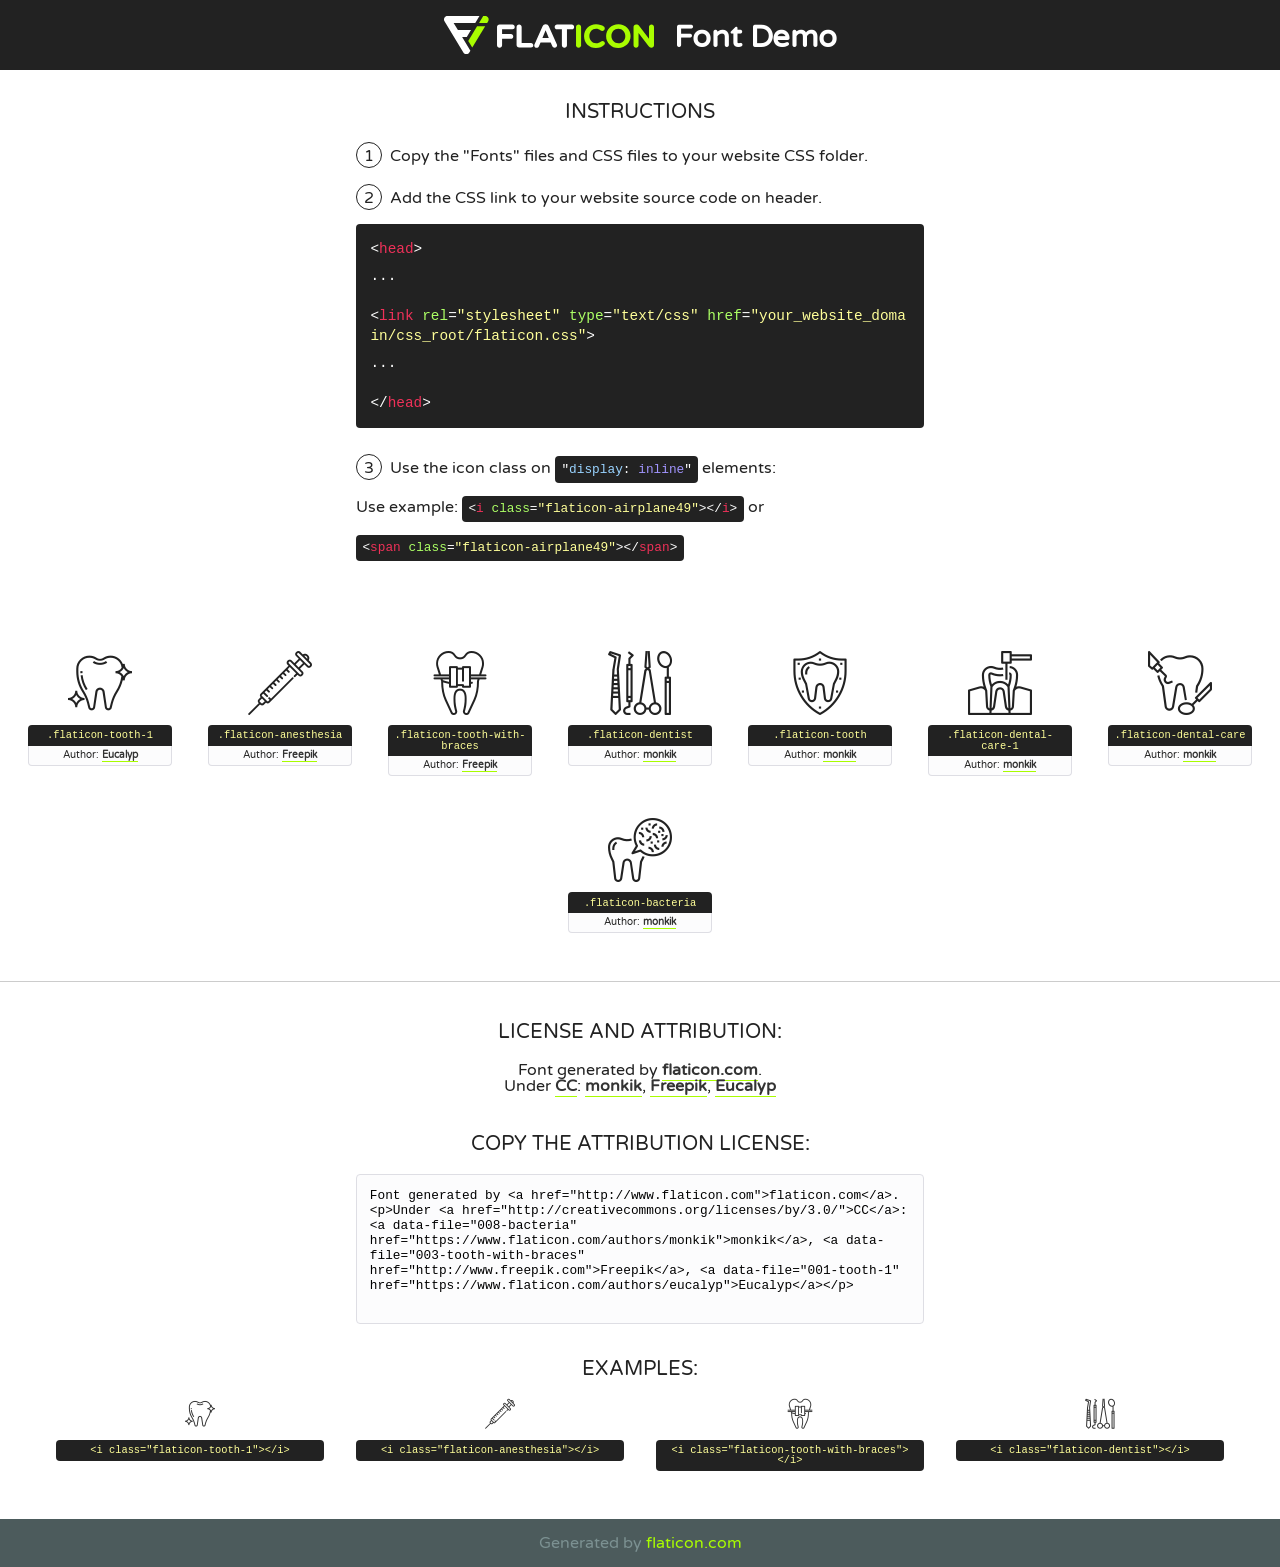
<file: fonts/flaticon/font/flaticon.html>
<!DOCTYPE html>
<!--
  Flaticon icon font: Flaticon
  Creation date: 20/09/2018 05:43
-->
<html>
<!DOCTYPE html>
<html>

<head>
    <title>Flaticon WebFont</title>
    <link href="http://fonts.googleapis.com/css?family=Varela+Round" rel="stylesheet" type="text/css" />
    <link rel="stylesheet" type="text/css" href="flaticon.css">
    <meta charset="UTF-8">
    <style>
    html, body, div, span, applet, object, iframe,
    h1, h2, h3, h4, h5, h6, p, blockquote, pre,
    a, abbr, acronym, address, big, cite, code,
    del, dfn, em, img, ins, kbd, q, s, samp,
    small, strike, strong, sub, sup, tt, var,
    b, u, i, center,
    dl, dt, dd, ol, ul, li,
    fieldset, form, label, legend,
    table, caption, tbody, tfoot, thead, tr, th, td,
    article, aside, canvas, details, embed, 
    figure, figcaption, footer, header, hgroup, 
    menu, nav, output, ruby, section, summary,
    time, mark, audio, video {
        margin: 0;
        padding: 0;
        border: 0;
        font-size: 100%;
        font: inherit;
        vertical-align: baseline;
    }
    /* HTML5 display-role reset for older browsers */
    article, aside, details, figcaption, figure, 
    footer, header, hgroup, menu, nav, section {
        display: block;
    }
    body {
        line-height: 1;
    }
    ol, ul {
        list-style: none;
    }
    blockquote, q {
        quotes: none;
    }
    blockquote:before, blockquote:after,
    q:before, q:after {
        content: '';
        content: none;
    }
    table {
        border-collapse: collapse;
        border-spacing: 0;
    }
    body {
        font-family: 'Varela Round', Helvetica, Arial, sans-serif;
        font-size: 16px;
        color: #222;
    }
    a {
        color: #333;
        border-bottom: 1px solid #a9fd00;
        font-weight: bold;
        text-decoration: none;
    }
    * {
        -moz-box-sizing: border-box;
        -webkit-box-sizing: border-box;
        box-sizing: border-box;
        margin: 0;
        padding: 0;
    }
    [class^="flaticon-"]:before, [class*=" flaticon-"]:before, [class^="flaticon-"]:after, [class*=" flaticon-"]:after {
        font-family: Flaticon;
        font-size: 30px;
        font-style: normal;
        margin-left: 20px;
        color: #333;
    }
    .wrapper {
        max-width: 600px;
        margin: auto;
        padding: 0 1em;
    }
    .title {
        font-size: 1.25em;
        text-align: center;
        margin-bottom: 1em;
        text-transform: uppercase;
    }
    header {
        text-align: center;
        background-color: #222;
        color: #fff;
        padding: 1em;
    }
    header .logo {
        width: 210px;
        height: 38px;
        display: inline-block;
        vertical-align: middle;
        margin-right: 1em;
        border: none;
    }
    header strong {
        font-size: 1.95em;
        font-weight: bold;
        vertical-align: middle;
        margin-top: 5px;
        display: inline-block;
    }
    .demo {
        margin: 2em auto;
        line-height: 1.25em;
    }
    .demo ul li {
        margin-bottom: 1em;
    }
    .demo ul li .num {
        color: #222;
        border-radius: 20px;
        display: inline-block;
        width: 26px;
        padding: 3px;
        height: 26px;
        text-align: center;
        margin-right: 0.5em;
        border: 1px solid #222;
    }
    .demo ul li code {
        background-color: #222;
        border-radius: 4px;
        padding: 0.25em 0.5em;
        display: inline-block;
        color: #fff;
        font-family: Consolas,Monaco,Lucida Console,Liberation Mono,DejaVu Sans Mono,Bitstream Vera Sans Mono,Courier New, monospace;
        font-weight: lighter;
        margin-top: 1em;
        font-size: 0.8em;
        word-break: break-all;
    }
    .demo ul li code.big {
        padding: 1em;
        font-size: 0.9em;
    }
    .demo ul li code .red {
        color: #EF3159;
    }
    .demo ul li code .green {
        color: #ACFF65;
    }
    .demo ul li code .yellow {
        color: #FFFF99;
    }
    .demo ul li code .blue {
        color: #99D3FF;
    }
    .demo ul li code .purple {
        color: #A295FF;
    }
    .demo ul li code .dots {
        margin-top: 0.5em;
        display: block;
    }
    #glyphs {
        border-bottom: 1px solid #ccc;
        padding: 2em 0;
        text-align: center;
    }
    .glyph {
        display: inline-block;
        width: 9em;
        margin: 1em;
        text-align: center;
        vertical-align: top;
        background: #FFF;
    }
    .glyph .glyph-icon {
        padding: 10px;
        display: block;
        font-family:"Flaticon";
        font-size: 64px;
        line-height: 1;
    }
    .glyph .glyph-icon:before {
        font-size: 64px;
        color: #222;
        margin-left: 0;
    }
    .class-name {
        font-size: 0.65em;
        background-color: #222;
        color: #fff;
        border-radius: 4px 4px 0 0;
        padding: 0.5em;
        color: #FFFF99;
        font-family: Consolas,Monaco,Lucida Console,Liberation Mono,DejaVu Sans Mono,Bitstream Vera Sans Mono,Courier New, monospace;
    }
    .author-name {
        font-size: 0.6em;
        background-color: #fcfcfd;
        border: 1px solid #DEDEE4;
        border-top: 0;
        border-radius: 0 0 4px 4px;
        padding: 0.5em;
    }
    .class-name:last-child {
        font-size: 10px;
        color:#888;
    }
    .class-name:last-child a {
        font-size: 10px;
        color:#555;
    }
    .class-name:last-child a:hover {
        color:#a9fd00;
    }
    .glyph > input {
        display: block;
        width: 100px;
        margin: 5px auto;
        text-align: center;
        font-size: 12px;
        cursor: text;
    }
    .glyph > input.icon-input {
        font-family:"Flaticon";
        font-size: 16px;
        margin-bottom: 10px;
    }
    .attribution .title {
        margin-top: 2em;
    }
    .attribution textarea {
        background-color: #fcfcfd;
        padding: 1em;
        border: none;
        box-shadow: none;
        border: 1px solid #DEDEE4;
        border-radius: 4px;
        resize: none;
        width: 100%;
        height: 150px;
        font-size: 0.8em;
        font-family: Consolas,Monaco,Lucida Console,Liberation Mono,DejaVu Sans Mono,Bitstream Vera Sans Mono,Courier New, monospace;
        -webkit-appearance: none;
    }
    .iconsuse {
        margin: 2em auto;
        text-align: center;
        max-width: 1200px;
    }
    .iconsuse:after {
        content: '';
        display: table;
        clear: both;
    }
    .iconsuse .image {
        float: left;
        width: 25%;
        padding: 0 1em;
    }
    .iconsuse .image p {
        margin-bottom: 1em;
    }
    .iconsuse .image span {
        display: block;
        font-size: 0.65em;
        background-color: #222;
        color: #fff;
        border-radius: 4px;
        padding: 0.5em;
        color: #FFFF99;
        margin-top: 1em;
        font-family: Consolas,Monaco,Lucida Console,Liberation Mono,DejaVu Sans Mono,Bitstream Vera Sans Mono,Courier New, monospace;
    }
    #footer {
        text-align: center;
        background-color: #4C5B5C;
        color: #7c9192;
        padding: 1em;
    }
    #footer a {
        border: none;
        color: #a9fd00;
        font-weight: normal;
    }
    @media (max-width: 960px) {
        .iconsuse .image {
            width: 50%;
        }
    }
    @media (max-width: 560px) {
        .iconsuse .image {
            width: 100%;
        }
    }
    </style>
</head>

<body class="characters-off">

    <header>
        <a href="http://www.flaticon.com" target="_blank" class="logo">
            <svg version="1.1" xmlns="http://www.w3.org/2000/svg" xmlns:xlink="http://www.w3.org/1999/xlink" xmlns:a="http://ns.adobe.com/AdobeSVGViewerExtensions/3.0/" viewBox="0 0 560.875 102.036" enable-background="new 0 0 560.875 102.036" xml:space="preserve">
                <defs>
                </defs>
                <g>
                    <g class="letters">
                        <path fill="#ffffff" d="M141.596,29.675c0-3.777,2.985-6.767,6.764-6.767h34.438c3.426,0,6.15,2.728,6.15,6.15
                        c0,3.43-2.724,6.149-6.15,6.149h-27.674v13.091h23.719c3.429,0,6.151,2.724,6.151,6.15c0,3.43-2.723,6.149-6.151,6.149h-23.719
                        v17.574c0,3.773-2.986,6.761-6.764,6.761c-3.779,0-6.764-2.989-6.764-6.761V29.675z"></path>
                        <path fill="#ffffff" d="M193.844,29.149c0-3.781,2.985-6.767,6.764-6.767c3.776,0,6.763,2.985,6.763,6.767v42.957h25.039
                        c3.426,0,6.149,2.726,6.149,6.153c0,3.425-2.723,6.15-6.149,6.15h-31.802c-3.779,0-6.764-2.986-6.764-6.768V29.149z"></path>
                        <path fill="#ffffff" d="M241.891,75.71l21.438-48.407c1.492-3.341,4.215-5.357,7.906-5.357h0.792
                        c3.686,0,6.323,2.017,7.815,5.357l21.439,48.407c0.436,0.967,0.701,1.845,0.701,2.723c0,3.602-2.809,6.501-6.414,6.501
                        c-3.161,0-5.269-1.845-6.499-4.655l-4.132-9.661h-27.059l-4.301,10.102c-1.144,2.631-3.426,4.214-6.237,4.214
                        c-3.517,0-6.24-2.81-6.24-6.325C241.1,77.64,241.451,76.677,241.891,75.71z M279.932,58.666l-8.521-20.297l-8.526,20.297H279.932
                        z"></path>
                        <path fill="#ffffff" d="M314.864,35.387H301.86c-3.429,0-6.239-2.813-6.239-6.238c0-3.429,2.811-6.24,6.239-6.24h39.533
                        c3.426,0,6.237,2.811,6.237,6.24c0,3.425-2.811,6.238-6.237,6.238h-13.001v42.785c0,3.773-2.99,6.761-6.764,6.761
                        c-3.779,0-6.764-2.989-6.764-6.761V35.387z"></path>
                        <path fill="#A9FD00" d="M352.615,29.149c0-3.781,2.985-6.767,6.767-6.767c3.774,0,6.761,2.985,6.761,6.767v49.024
                        c0,3.773-2.987,6.761-6.761,6.761c-3.781,0-6.767-2.989-6.767-6.761V29.149z"></path>
                        <path fill="#A9FD00" d="M374.132,53.836v-0.179c0-17.481,13.178-31.801,32.065-31.801c9.22,0,15.459,2.458,20.557,6.238
                        c1.402,1.054,2.637,2.985,2.637,5.357c0,3.692-2.985,6.59-6.681,6.59c-1.845,0-3.071-0.702-4.044-1.319
                        c-3.776-2.813-7.729-4.393-12.562-4.393c-10.364,0-17.831,8.611-17.831,19.154v0.173c0,10.542,7.291,19.329,17.831,19.329
                        c5.715,0,9.492-1.756,13.359-4.834c1.049-0.874,2.458-1.491,4.039-1.491c3.429,0,6.325,2.813,6.325,6.236
                        c0,2.106-1.056,3.78-2.282,4.834c-5.539,4.834-12.036,7.733-21.878,7.733C387.572,85.464,374.132,71.493,374.132,53.836z"></path>
                        <path fill="#A9FD00" d="M433.009,53.836v-0.179c0-17.481,13.79-31.801,32.766-31.801c18.981,0,32.592,14.143,32.592,31.628v0.173
                        c0,17.483-13.785,31.807-32.769,31.807C446.625,85.464,433.009,71.32,433.009,53.836z M484.224,53.836v-0.179
                        c0-10.539-7.725-19.326-18.626-19.326c-10.893,0-18.449,8.611-18.449,19.154v0.173c0,10.542,7.73,19.329,18.626,19.329
                        C476.676,72.986,484.224,64.378,484.224,53.836z"></path>
                        <path fill="#A9FD00" d="M506.233,29.321c0-3.774,2.99-6.763,6.767-6.763h1.401c3.252,0,5.183,1.583,7.029,3.953l26.093,34.265
                        V29.059c0-3.692,2.99-6.677,6.681-6.677c3.683,0,6.671,2.985,6.671,6.677v48.934c0,3.78-2.987,6.765-6.764,6.765h-0.436
                        c-3.257,0-5.188-1.581-7.034-3.953l-27.056-35.492v32.944c0,3.687-2.985,6.676-6.678,6.676c-3.683,0-6.673-2.989-6.673-6.676
                        V29.321z"></path>
                    </g>
                    <g class="insignia">
                        <path fill="#ffffff" d="M48.372,56.137h12.517l11.156-18.537H37.186L25.688,18.539h57.825L94.668,0H9.271
                        C5.925,0,2.842,1.801,1.198,4.716c-1.644,2.907-1.593,6.482,0.134,9.343l50.38,83.501c1.678,2.781,4.689,4.476,7.938,4.476
                        c3.246,0,6.257-1.695,7.935-4.476l2.898-4.804L48.372,56.137z"></path>
                        <g class="i">
                            <path fill="#A9FD00" d="M93.575,18.539h0.031v0.004l21.652,0.004l2.705-4.488c1.727-2.861,1.778-6.436,0.133-9.343
                            C116.454,1.801,113.371,0,110.026,0h-5.294L93.575,18.539z"></path>
                            <polygon fill="#A9FD00" points="88.291,27.356 64.725,66.486 75.519,84.404 109.942,27.356"></polygon>
                        </g>
                    </g>
                </g>
            </svg>
        </a>
        <strong>Font Demo</strong>
    </header>


    <section class="demo wrapper">

        <p class="title">Instructions</p>

        <ul>
            <li>
                <span class="num">1</span>Copy the "Fonts" files and CSS files to your website CSS folder.
            </li>
            <li>
                <span class="num">2</span>Add the CSS link to your website source code on header.
                <code class="big">
                    &lt;<span class="red">head</span>&gt;
                    <br/><span class="dots">...</span>
                    <br/>&lt;<span class="red">link</span> <span class="green">rel</span>=<span class="yellow">"stylesheet"</span> <span class="green">type</span>=<span class="yellow">"text/css"</span> <span class="green">href</span>=<span class="yellow">"your_website_domain/css_root/flaticon.css"</span>&gt;
                    <br/><span class="dots">...</span>
                    <br/>&lt;/<span class="red">head</span>&gt;
                </code>
            </li>

            <li>
                <p>
                    <span class="num">3</span>Use the icon class on <code>"<span class="blue">display</span>:<span class="purple"> inline</span>"</code> elements:
                    <br />
                    Use example: <code>&lt;<span class="red">i</span> <span class="green">class</span>=<span class="yellow">&quot;flaticon-airplane49&quot;</span>&gt;&lt;/<span class="red">i</span>&gt;</code> or <code>&lt;<span class="red">span</span> <span class="green">class</span>=<span class="yellow">&quot;flaticon-airplane49&quot;</span>&gt;&lt;/<span class="red">span</span>&gt;</code>
            </li>
        </ul>

    </section>




   <section id="glyphs">          
    
      
        <div class="glyph"><div class="glyph-icon flaticon-tooth-1"></div>
            <div class="class-name">.flaticon-tooth-1</div>
            <div class="author-name">Author: <a data-file="001-tooth-1" href="https://www.flaticon.com/authors/eucalyp">Eucalyp</a> </div> 
        </div>        
        
        <div class="glyph"><div class="glyph-icon flaticon-anesthesia"></div>
            <div class="class-name">.flaticon-anesthesia</div>
            <div class="author-name">Author: <a data-file="002-anesthesia" href="http://www.freepik.com">Freepik</a> </div> 
        </div>        
        
        <div class="glyph"><div class="glyph-icon flaticon-tooth-with-braces"></div>
            <div class="class-name">.flaticon-tooth-with-braces</div>
            <div class="author-name">Author: <a data-file="003-tooth-with-braces" href="http://www.freepik.com">Freepik</a> </div> 
        </div>        
        
        <div class="glyph"><div class="glyph-icon flaticon-dentist"></div>
            <div class="class-name">.flaticon-dentist</div>
            <div class="author-name">Author: <a data-file="004-dentist" href="https://www.flaticon.com/authors/monkik">monkik</a> </div> 
        </div>        
        
        <div class="glyph"><div class="glyph-icon flaticon-tooth"></div>
            <div class="class-name">.flaticon-tooth</div>
            <div class="author-name">Author: <a data-file="005-tooth" href="https://www.flaticon.com/authors/monkik">monkik</a> </div> 
        </div>        
        
        <div class="glyph"><div class="glyph-icon flaticon-dental-care-1"></div>
            <div class="class-name">.flaticon-dental-care-1</div>
            <div class="author-name">Author: <a data-file="006-dental-care-1" href="https://www.flaticon.com/authors/monkik">monkik</a> </div> 
        </div>        
        
        <div class="glyph"><div class="glyph-icon flaticon-dental-care"></div>
            <div class="class-name">.flaticon-dental-care</div>
            <div class="author-name">Author: <a data-file="007-dental-care" href="https://www.flaticon.com/authors/monkik">monkik</a> </div> 
        </div>        
        
        <div class="glyph"><div class="glyph-icon flaticon-bacteria"></div>
            <div class="class-name">.flaticon-bacteria</div>
            <div class="author-name">Author: <a data-file="008-bacteria" href="https://www.flaticon.com/authors/monkik">monkik</a> </div> 
        </div>        
        

    </section>



    <section class="attribution wrapper"   style="text-align:center;">

      <div class="title">License and attribution:</div><div class="attrDiv">Font generated by <a href="http://www.flaticon.com">flaticon.com</a>. <div><p>Under <a href="http://creativecommons.org/licenses/by/3.0/">CC</a>: <a data-file="008-bacteria" href="https://www.flaticon.com/authors/monkik">monkik</a>, <a data-file="003-tooth-with-braces" href="http://www.freepik.com">Freepik</a>, <a data-file="001-tooth-1" href="https://www.flaticon.com/authors/eucalyp">Eucalyp</a></p>  </div>
      </div>
      <div class="title">Copy the Attribution License:</div>

    <textarea onclick="this.focus();this.select();">Font generated by &lt;a href=&quot;http://www.flaticon.com&quot;&gt;flaticon.com&lt;/a&gt;. <p>Under <a href="http://creativecommons.org/licenses/by/3.0/">CC</a>: <a data-file="008-bacteria" href="https://www.flaticon.com/authors/monkik">monkik</a>, <a data-file="003-tooth-with-braces" href="http://www.freepik.com">Freepik</a>, <a data-file="001-tooth-1" href="https://www.flaticon.com/authors/eucalyp">Eucalyp</a></p>  
     </textarea>

    </section>

    <section class="iconsuse">

          <div class="title">Examples:</div>            
             
            <div class="image">
                <p>
                    <i class="glyph-icon flaticon-tooth-1"></i> 
                    <span>&lt;i class=&quot;flaticon-tooth-1&quot;&gt;&lt;/i&gt;</span>
                </p>
            </div>
            
            <div class="image">
                <p>
                    <i class="glyph-icon flaticon-anesthesia"></i> 
                    <span>&lt;i class=&quot;flaticon-anesthesia&quot;&gt;&lt;/i&gt;</span>
                </p>
            </div>
            
            <div class="image">
                <p>
                    <i class="glyph-icon flaticon-tooth-with-braces"></i> 
                    <span>&lt;i class=&quot;flaticon-tooth-with-braces&quot;&gt;&lt;/i&gt;</span>
                </p>
            </div>
            
            <div class="image">
                <p>
                    <i class="glyph-icon flaticon-dentist"></i> 
                    <span>&lt;i class=&quot;flaticon-dentist&quot;&gt;&lt;/i&gt;</span>
                </p>
            </div>
                       
        </div>
                            
    </section>

<div id="footer">
    <div>Generated by <a href="http://www.flaticon.com">flaticon.com</a>
    </div>
</div>



</body>
</html>
</file>
<file: css/flaticon.css>
/*
  	Flaticon icon font: Flaticon
  	Creation date: 20/09/2018 04:05
  	*/

@font-face {
  font-family: "Flaticon";
  src: url("../fonts/flaticon/font/Flaticon.eot");
  src: url("../fonts/flaticon/font/Flaticon.eot?#iefix") format("embedded-opentype"),
       url("../fonts/flaticon/font/Flaticon.woff") format("woff"),
       url("../fonts/flaticon/font/Flaticon.ttf") format("truetype"),
       url("../fonts/flaticon/font/Flaticon.svg#Flaticon") format("svg");
  font-weight: normal;
  font-style: normal;
}

@media screen and (-webkit-min-device-pixel-ratio:0) {
  @font-face {
    font-family: "Flaticon";
    src: url("../fonts/flaticon/font/Flaticon.svg#Flaticon") format("svg");
  }
}

[class^="flaticon-"]:before, [class*=" flaticon-"]:before,
[class^="flaticon-"]:after, [class*=" flaticon-"]:after {   
  font-family: Flaticon;
  font-style: normal;
  font-weight: normal;
  font-variant: normal;
  text-transform: none;
  line-height: 1;

  /* Better Font Rendering =========== */
  -webkit-font-smoothing: antialiased;
  -moz-osx-font-smoothing: grayscale;
}

.flaticon-tooth-1:before { content: "\f100"; }
.flaticon-anesthesia:before { content: "\f101"; }
.flaticon-tooth-with-braces:before { content: "\f102"; }
.flaticon-dentist:before { content: "\f103"; }
.flaticon-tooth:before { content: "\f104"; }
.flaticon-dental-care-1:before { content: "\f105"; }
.flaticon-dental-care:before { content: "\f106"; }
.flaticon-bacteria:before { content: "\f107"; }
</file>
<file: css/icomoon.css>
@font-face {
  font-family: 'icomoon';
  src:  url('../fonts/icomoon/icomoon.eot?6tt51o');
  src:  url('../fonts/icomoon/icomoon.eot?6tt51o#iefix') format('embedded-opentype'),
    url('../fonts/icomoon/icomoon.ttf?6tt51o') format('truetype'),
    url('../fonts/icomoon/icomoon.woff?6tt51o') format('woff'),
    url('../fonts/icomoon/icomoon.svg?6tt51o#icomoon') format('svg');
  font-weight: normal;
  font-style: normal;
}

[class^="icon-"], [class*=" icon-"] {
  /* use !important to prevent issues with browser extensions that change fonts */
  font-family: 'icomoon' !important;
  speak: none;
  font-style: normal;
  font-weight: normal;
  font-variant: normal;
  text-transform: none;
  line-height: 1;

  /* Better Font Rendering =========== */
  -webkit-font-smoothing: antialiased;
  -moz-osx-font-smoothing: grayscale;
}

.icon-asterisk:before {
  content: "\f069";
}
.icon-plus:before {
  content: "\f067";
}
.icon-question:before {
  content: "\f128";
}
.icon-minus:before {
  content: "\f068";
}
.icon-glass:before {
  content: "\f000";
}
.icon-music:before {
  content: "\f001";
}
.icon-search:before {
  content: "\f002";
}
.icon-envelope-o:before {
  content: "\f003";
}
.icon-heart:before {
  content: "\f004";
}
.icon-star:before {
  content: "\f005";
}
.icon-star-o:before {
  content: "\f006";
}
.icon-user:before {
  content: "\f007";
}
.icon-film:before {
  content: "\f008";
}
.icon-th-large:before {
  content: "\f009";
}
.icon-th:before {
  content: "\f00a";
}
.icon-th-list:before {
  content: "\f00b";
}
.icon-check:before {
  content: "\f00c";
}
.icon-close:before {
  content: "\f00d";
}
.icon-remove:before {
  content: "\f00d";
}
.icon-times:before {
  content: "\f00d";
}
.icon-search-plus:before {
  content: "\f00e";
}
.icon-search-minus:before {
  content: "\f010";
}
.icon-power-off:before {
  content: "\f011";
}
.icon-signal:before {
  content: "\f012";
}
.icon-cog:before {
  content: "\f013";
}
.icon-gear:before {
  content: "\f013";
}
.icon-trash-o:before {
  content: "\f014";
}
.icon-home:before {
  content: "\f015";
}
.icon-file-o:before {
  content: "\f016";
}
.icon-clock-o:before {
  content: "\f017";
}
.icon-road:before {
  content: "\f018";
}
.icon-download:before {
  content: "\f019";
}
.icon-arrow-circle-o-down:before {
  content: "\f01a";
}
.icon-arrow-circle-o-up:before {
  content: "\f01b";
}
.icon-inbox:before {
  content: "\f01c";
}
.icon-play-circle-o:before {
  content: "\f01d";
}
.icon-repeat:before {
  content: "\f01e";
}
.icon-rotate-right:before {
  content: "\f01e";
}
.icon-refresh:before {
  content: "\f021";
}
.icon-list-alt:before {
  content: "\f022";
}
.icon-lock:before {
  content: "\f023";
}
.icon-flag:before {
  content: "\f024";
}
.icon-headphones:before {
  content: "\f025";
}
.icon-volume-off:before {
  content: "\f026";
}
.icon-volume-down:before {
  content: "\f027";
}
.icon-volume-up:before {
  content: "\f028";
}
.icon-qrcode:before {
  content: "\f029";
}
.icon-barcode:before {
  content: "\f02a";
}
.icon-tag:before {
  content: "\f02b";
}
.icon-tags:before {
  content: "\f02c";
}
.icon-book:before {
  content: "\f02d";
}
.icon-bookmark:before {
  content: "\f02e";
}
.icon-print:before {
  content: "\f02f";
}
.icon-camera:before {
  content: "\f030";
}
.icon-font:before {
  content: "\f031";
}
.icon-bold:before {
  content: "\f032";
}
.icon-italic:before {
  content: "\f033";
}
.icon-text-height:before {
  content: "\f034";
}
.icon-text-width:before {
  content: "\f035";
}
.icon-align-left:before {
  content: "\f036";
}
.icon-align-center:before {
  content: "\f037";
}
.icon-align-right:before {
  content: "\f038";
}
.icon-align-justify:before {
  content: "\f039";
}
.icon-list:before {
  content: "\f03a";
}
.icon-dedent:before {
  content: "\f03b";
}
.icon-outdent:before {
  content: "\f03b";
}
.icon-indent:before {
  content: "\f03c";
}
.icon-video-camera:before {
  content: "\f03d";
}
.icon-image:before {
  content: "\f03e";
}
.icon-photo:before {
  content: "\f03e";
}
.icon-picture-o:before {
  content: "\f03e";
}
.icon-pencil:before {
  content: "\f040";
}
.icon-map-marker:before {
  content: "\f041";
}
.icon-adjust:before {
  content: "\f042";
}
.icon-tint:before {
  content: "\f043";
}
.icon-edit:before {
  content: "\f044";
}
.icon-pencil-square-o:before {
  content: "\f044";
}
.icon-share-square-o:before {
  content: "\f045";
}
.icon-check-square-o:before {
  content: "\f046";
}
.icon-arrows:before {
  content: "\f047";
}
.icon-step-backward:before {
  content: "\f048";
}
.icon-fast-backward:before {
  content: "\f049";
}
.icon-backward:before {
  content: "\f04a";
}
.icon-play:before {
  content: "\f04b";
}
.icon-pause:before {
  content: "\f04c";
}
.icon-stop:before {
  content: "\f04d";
}
.icon-forward:before {
  content: "\f04e";
}
.icon-fast-forward:before {
  content: "\f050";
}
.icon-step-forward:before {
  content: "\f051";
}
.icon-eject:before {
  content: "\f052";
}
.icon-chevron-left:before {
  content: "\f053";
}
.icon-chevron-right:before {
  content: "\f054";
}
.icon-plus-circle:before {
  content: "\f055";
}
.icon-minus-circle:before {
  content: "\f056";
}
.icon-times-circle:before {
  content: "\f057";
}
.icon-check-circle:before {
  content: "\f058";
}
.icon-question-circle:before {
  content: "\f059";
}
.icon-info-circle:before {
  content: "\f05a";
}
.icon-crosshairs:before {
  content: "\f05b";
}
.icon-times-circle-o:before {
  content: "\f05c";
}
.icon-check-circle-o:before {
  content: "\f05d";
}
.icon-ban:before {
  content: "\f05e";
}
.icon-arrow-left:before {
  content: "\f060";
}
.icon-arrow-right:before {
  content: "\f061";
}
.icon-arrow-up:before {
  content: "\f062";
}
.icon-arrow-down:before {
  content: "\f063";
}
.icon-mail-forward:before {
  content: "\f064";
}
.icon-share:before {
  content: "\f064";
}
.icon-expand:before {
  content: "\f065";
}
.icon-compress:before {
  content: "\f066";
}
.icon-exclamation-circle:before {
  content: "\f06a";
}
.icon-gift:before {
  content: "\f06b";
}
.icon-leaf:before {
  content: "\f06c";
}
.icon-fire:before {
  content: "\f06d";
}
.icon-eye:before {
  content: "\f06e";
}
.icon-eye-slash:before {
  content: "\f070";
}
.icon-exclamation-triangle:before {
  content: "\f071";
}
.icon-warning:before {
  content: "\f071";
}
.icon-plane:before {
  content: "\f072";
}
.icon-calendar:before {
  content: "\f073";
}
.icon-random:before {
  content: "\f074";
}
.icon-comment:before {
  content: "\f075";
}
.icon-magnet:before {
  content: "\f076";
}
.icon-chevron-up:before {
  content: "\f077";
}
.icon-chevron-down:before {
  content: "\f078";
}
.icon-retweet:before {
  content: "\f079";
}
.icon-shopping-cart:before {
  content: "\f07a";
}
.icon-folder:before {
  content: "\f07b";
}
.icon-folder-open:before {
  content: "\f07c";
}
.icon-arrows-v:before {
  content: "\f07d";
}
.icon-arrows-h:before {
  content: "\f07e";
}
.icon-bar-chart:before {
  content: "\f080";
}
.icon-bar-chart-o:before {
  content: "\f080";
}
.icon-twitter-square:before {
  content: "\f081";
}
.icon-facebook-square:before {
  content: "\f082";
}
.icon-camera-retro:before {
  content: "\f083";
}
.icon-key:before {
  content: "\f084";
}
.icon-cogs:before {
  content: "\f085";
}
.icon-gears:before {
  content: "\f085";
}
.icon-comments:before {
  content: "\f086";
}
.icon-thumbs-o-up:before {
  content: "\f087";
}
.icon-thumbs-o-down:before {
  content: "\f088";
}
.icon-star-half:before {
  content: "\f089";
}
.icon-heart-o:before {
  content: "\f08a";
}
.icon-sign-out:before {
  content: "\f08b";
}
.icon-linkedin-square:before {
  content: "\f08c";
}
.icon-thumb-tack:before {
  content: "\f08d";
}
.icon-external-link:before {
  content: "\f08e";
}
.icon-sign-in:before {
  content: "\f090";
}
.icon-trophy:before {
  content: "\f091";
}
.icon-github-square:before {
  content: "\f092";
}
.icon-upload:before {
  content: "\f093";
}
.icon-lemon-o:before {
  content: "\f094";
}
.icon-phone:before {
  content: "\f095";
}
.icon-square-o:before {
  content: "\f096";
}
.icon-bookmark-o:before {
  content: "\f097";
}
.icon-phone-square:before {
  content: "\f098";
}
.icon-twitter:before {
  content: "\f099";
}
.icon-facebook:before {
  content: "\f09a";
}
.icon-facebook-f:before {
  content: "\f09a";
}
.icon-github:before {
  content: "\f09b";
}
.icon-unlock:before {
  content: "\f09c";
}
.icon-credit-card:before {
  content: "\f09d";
}
.icon-feed:before {
  content: "\f09e";
}
.icon-rss:before {
  content: "\f09e";
}
.icon-hdd-o:before {
  content: "\f0a0";
}
.icon-bullhorn:before {
  content: "\f0a1";
}
.icon-bell-o:before {
  content: "\f0a2";
}
.icon-certificate:before {
  content: "\f0a3";
}
.icon-hand-o-right:before {
  content: "\f0a4";
}
.icon-hand-o-left:before {
  content: "\f0a5";
}
.icon-hand-o-up:before {
  content: "\f0a6";
}
.icon-hand-o-down:before {
  content: "\f0a7";
}
.icon-arrow-circle-left:before {
  content: "\f0a8";
}
.icon-arrow-circle-right:before {
  content: "\f0a9";
}
.icon-arrow-circle-up:before {
  content: "\f0aa";
}
.icon-arrow-circle-down:before {
  content: "\f0ab";
}
.icon-globe:before {
  content: "\f0ac";
}
.icon-wrench:before {
  content: "\f0ad";
}
.icon-tasks:before {
  content: "\f0ae";
}
.icon-filter:before {
  content: "\f0b0";
}
.icon-briefcase:before {
  content: "\f0b1";
}
.icon-arrows-alt:before {
  content: "\f0b2";
}
.icon-group:before {
  content: "\f0c0";
}
.icon-users:before {
  content: "\f0c0";
}
.icon-chain:before {
  content: "\f0c1";
}
.icon-link:before {
  content: "\f0c1";
}
.icon-cloud:before {
  content: "\f0c2";
}
.icon-flask:before {
  content: "\f0c3";
}
.icon-cut:before {
  content: "\f0c4";
}
.icon-scissors:before {
  content: "\f0c4";
}
.icon-copy:before {
  content: "\f0c5";
}
.icon-files-o:before {
  content: "\f0c5";
}
.icon-paperclip:before {
  content: "\f0c6";
}
.icon-floppy-o:before {
  content: "\f0c7";
}
.icon-save:before {
  content: "\f0c7";
}
.icon-square:before {
  content: "\f0c8";
}
.icon-bars:before {
  content: "\f0c9";
}
.icon-navicon:before {
  content: "\f0c9";
}
.icon-reorder:before {
  content: "\f0c9";
}
.icon-list-ul:before {
  content: "\f0ca";
}
.icon-list-ol:before {
  content: "\f0cb";
}
.icon-strikethrough:before {
  content: "\f0cc";
}
.icon-underline:before {
  content: "\f0cd";
}
.icon-table:before {
  content: "\f0ce";
}
.icon-magic:before {
  content: "\f0d0";
}
.icon-truck:before {
  content: "\f0d1";
}
.icon-pinterest:before {
  content: "\f0d2";
}
.icon-pinterest-square:before {
  content: "\f0d3";
}
.icon-google-plus-square:before {
  content: "\f0d4";
}
.icon-google-plus:before {
  content: "\f0d5";
}
.icon-money:before {
  content: "\f0d6";
}
.icon-caret-down:before {
  content: "\f0d7";
}
.icon-caret-up:before {
  content: "\f0d8";
}
.icon-caret-left:before {
  content: "\f0d9";
}
.icon-caret-right:before {
  content: "\f0da";
}
.icon-columns:before {
  content: "\f0db";
}
.icon-sort:before {
  content: "\f0dc";
}
.icon-unsorted:before {
  content: "\f0dc";
}
.icon-sort-desc:before {
  content: "\f0dd";
}
.icon-sort-down:before {
  content: "\f0dd";
}
.icon-sort-asc:before {
  content: "\f0de";
}
.icon-sort-up:before {
  content: "\f0de";
}
.icon-envelope:before {
  content: "\f0e0";
}
.icon-linkedin:before {
  content: "\f0e1";
}
.icon-rotate-left:before {
  content: "\f0e2";
}
.icon-undo:before {
  content: "\f0e2";
}
.icon-gavel:before {
  content: "\f0e3";
}
.icon-legal:before {
  content: "\f0e3";
}
.icon-dashboard:before {
  content: "\f0e4";
}
.icon-tachometer:before {
  content: "\f0e4";
}
.icon-comment-o:before {
  content: "\f0e5";
}
.icon-comments-o:before {
  content: "\f0e6";
}
.icon-bolt:before {
  content: "\f0e7";
}
.icon-flash:before {
  content: "\f0e7";
}
.icon-sitemap:before {
  content: "\f0e8";
}
.icon-umbrella:before {
  content: "\f0e9";
}
.icon-clipboard:before {
  content: "\f0ea";
}
.icon-paste:before {
  content: "\f0ea";
}
.icon-lightbulb-o:before {
  content: "\f0eb";
}
.icon-exchange:before {
  content: "\f0ec";
}
.icon-cloud-download:before {
  content: "\f0ed";
}
.icon-cloud-upload:before {
  content: "\f0ee";
}
.icon-user-md:before {
  content: "\f0f0";
}
.icon-stethoscope:before {
  content: "\f0f1";
}
.icon-suitcase:before {
  content: "\f0f2";
}
.icon-bell:before {
  content: "\f0f3";
}
.icon-coffee:before {
  content: "\f0f4";
}
.icon-cutlery:before {
  content: "\f0f5";
}
.icon-file-text-o:before {
  content: "\f0f6";
}
.icon-building-o:before {
  content: "\f0f7";
}
.icon-hospital-o:before {
  content: "\f0f8";
}
.icon-ambulance:before {
  content: "\f0f9";
}
.icon-medkit:before {
  content: "\f0fa";
}
.icon-fighter-jet:before {
  content: "\f0fb";
}
.icon-beer:before {
  content: "\f0fc";
}
.icon-h-square:before {
  content: "\f0fd";
}
.icon-plus-square:before {
  content: "\f0fe";
}
.icon-angle-double-left:before {
  content: "\f100";
}
.icon-angle-double-right:before {
  content: "\f101";
}
.icon-angle-double-up:before {
  content: "\f102";
}
.icon-angle-double-down:before {
  content: "\f103";
}
.icon-angle-left:before {
  content: "\f104";
}
.icon-angle-right:before {
  content: "\f105";
}
.icon-angle-up:before {
  content: "\f106";
}
.icon-angle-down:before {
  content: "\f107";
}
.icon-desktop:before {
  content: "\f108";
}
.icon-laptop:before {
  content: "\f109";
}
.icon-tablet:before {
  content: "\f10a";
}
.icon-mobile:before {
  content: "\f10b";
}
.icon-mobile-phone:before {
  content: "\f10b";
}
.icon-circle-o:before {
  content: "\f10c";
}
.icon-quote-left:before {
  content: "\f10d";
}
.icon-quote-right:before {
  content: "\f10e";
}
.icon-spinner:before {
  content: "\f110";
}
.icon-circle:before {
  content: "\f111";
}
.icon-mail-reply:before {
  content: "\f112";
}
.icon-reply:before {
  content: "\f112";
}
.icon-github-alt:before {
  content: "\f113";
}
.icon-folder-o:before {
  content: "\f114";
}
.icon-folder-open-o:before {
  content: "\f115";
}
.icon-smile-o:before {
  content: "\f118";
}
.icon-frown-o:before {
  content: "\f119";
}
.icon-meh-o:before {
  content: "\f11a";
}
.icon-gamepad:before {
  content: "\f11b";
}
.icon-keyboard-o:before {
  content: "\f11c";
}
.icon-flag-o:before {
  content: "\f11d";
}
.icon-flag-checkered:before {
  content: "\f11e";
}
.icon-terminal:before {
  content: "\f120";
}
.icon-code:before {
  content: "\f121";
}
.icon-mail-reply-all:before {
  content: "\f122";
}
.icon-reply-all:before {
  content: "\f122";
}
.icon-star-half-empty:before {
  content: "\f123";
}
.icon-star-half-full:before {
  content: "\f123";
}
.icon-star-half-o:before {
  content: "\f123";
}
.icon-location-arrow:before {
  content: "\f124";
}
.icon-crop:before {
  content: "\f125";
}
.icon-code-fork:before {
  content: "\f126";
}
.icon-chain-broken:before {
  content: "\f127";
}
.icon-unlink:before {
  content: "\f127";
}
.icon-info:before {
  content: "\f129";
}
.icon-exclamation:before {
  content: "\f12a";
}
.icon-superscript:before {
  content: "\f12b";
}
.icon-subscript:before {
  content: "\f12c";
}
.icon-eraser:before {
  content: "\f12d";
}
.icon-puzzle-piece:before {
  content: "\f12e";
}
.icon-microphone:before {
  content: "\f130";
}
.icon-microphone-slash:before {
  content: "\f131";
}
.icon-shield:before {
  content: "\f132";
}
.icon-calendar-o:before {
  content: "\f133";
}
.icon-fire-extinguisher:before {
  content: "\f134";
}
.icon-rocket:before {
  content: "\f135";
}
.icon-maxcdn:before {
  content: "\f136";
}
.icon-chevron-circle-left:before {
  content: "\f137";
}
.icon-chevron-circle-right:before {
  content: "\f138";
}
.icon-chevron-circle-up:before {
  content: "\f139";
}
.icon-chevron-circle-down:before {
  content: "\f13a";
}
.icon-html5:before {
  content: "\f13b";
}
.icon-css3:before {
  content: "\f13c";
}
.icon-anchor:before {
  content: "\f13d";
}
.icon-unlock-alt:before {
  content: "\f13e";
}
.icon-bullseye:before {
  content: "\f140";
}
.icon-ellipsis-h:before {
  content: "\f141";
}
.icon-ellipsis-v:before {
  content: "\f142";
}
.icon-rss-square:before {
  content: "\f143";
}
.icon-play-circle:before {
  content: "\f144";
}
.icon-ticket:before {
  content: "\f145";
}
.icon-minus-square:before {
  content: "\f146";
}
.icon-minus-square-o:before {
  content: "\f147";
}
.icon-level-up:before {
  content: "\f148";
}
.icon-level-down:before {
  content: "\f149";
}
.icon-check-square:before {
  content: "\f14a";
}
.icon-pencil-square:before {
  content: "\f14b";
}
.icon-external-link-square:before {
  content: "\f14c";
}
.icon-share-square:before {
  content: "\f14d";
}
.icon-compass:before {
  content: "\f14e";
}
.icon-caret-square-o-down:before {
  content: "\f150";
}
.icon-toggle-down:before {
  content: "\f150";
}
.icon-caret-square-o-up:before {
  content: "\f151";
}
.icon-toggle-up:before {
  content: "\f151";
}
.icon-caret-square-o-right:before {
  content: "\f152";
}
.icon-toggle-right:before {
  content: "\f152";
}
.icon-eur:before {
  content: "\f153";
}
.icon-euro:before {
  content: "\f153";
}
.icon-gbp:before {
  content: "\f154";
}
.icon-dollar:before {
  content: "\f155";
}
.icon-usd:before {
  content: "\f155";
}
.icon-inr:before {
  content: "\f156";
}
.icon-rupee:before {
  content: "\f156";
}
.icon-cny:before {
  content: "\f157";
}
.icon-jpy:before {
  content: "\f157";
}
.icon-rmb:before {
  content: "\f157";
}
.icon-yen:before {
  content: "\f157";
}
.icon-rouble:before {
  content: "\f158";
}
.icon-rub:before {
  content: "\f158";
}
.icon-ruble:before {
  content: "\f158";
}
.icon-krw:before {
  content: "\f159";
}
.icon-won:before {
  content: "\f159";
}
.icon-bitcoin:before {
  content: "\f15a";
}
.icon-btc:before {
  content: "\f15a";
}
.icon-file:before {
  content: "\f15b";
}
.icon-file-text:before {
  content: "\f15c";
}
.icon-sort-alpha-asc:before {
  content: "\f15d";
}
.icon-sort-alpha-desc:before {
  content: "\f15e";
}
.icon-sort-amount-asc:before {
  content: "\f160";
}
.icon-sort-amount-desc:before {
  content: "\f161";
}
.icon-sort-numeric-asc:before {
  content: "\f162";
}
.icon-sort-numeric-desc:before {
  content: "\f163";
}
.icon-thumbs-up:before {
  content: "\f164";
}
.icon-thumbs-down:before {
  content: "\f165";
}
.icon-youtube-square:before {
  content: "\f166";
}
.icon-youtube:before {
  content: "\f167";
}
.icon-xing:before {
  content: "\f168";
}
.icon-xing-square:before {
  content: "\f169";
}
.icon-youtube-play:before {
  content: "\f16a";
}
.icon-dropbox:before {
  content: "\f16b";
}
.icon-stack-overflow:before {
  content: "\f16c";
}
.icon-instagram:before {
  content: "\f16d";
}
.icon-flickr:before {
  content: "\f16e";
}
.icon-adn:before {
  content: "\f170";
}
.icon-bitbucket:before {
  content: "\f171";
}
.icon-bitbucket-square:before {
  content: "\f172";
}
.icon-tumblr:before {
  content: "\f173";
}
.icon-tumblr-square:before {
  content: "\f174";
}
.icon-long-arrow-down:before {
  content: "\f175";
}
.icon-long-arrow-up:before {
  content: "\f176";
}
.icon-long-arrow-left:before {
  content: "\f177";
}
.icon-long-arrow-right:before {
  content: "\f178";
}
.icon-apple:before {
  content: "\f179";
}
.icon-windows:before {
  content: "\f17a";
}
.icon-android:before {
  content: "\f17b";
}
.icon-linux:before {
  content: "\f17c";
}
.icon-dribbble:before {
  content: "\f17d";
}
.icon-skype:before {
  content: "\f17e";
}
.icon-foursquare:before {
  content: "\f180";
}
.icon-trello:before {
  content: "\f181";
}
.icon-female:before {
  content: "\f182";
}
.icon-male:before {
  content: "\f183";
}
.icon-gittip:before {
  content: "\f184";
}
.icon-gratipay:before {
  content: "\f184";
}
.icon-sun-o:before {
  content: "\f185";
}
.icon-moon-o:before {
  content: "\f186";
}
.icon-archive:before {
  content: "\f187";
}
.icon-bug:before {
  content: "\f188";
}
.icon-vk:before {
  content: "\f189";
}
.icon-weibo:before {
  content: "\f18a";
}
.icon-renren:before {
  content: "\f18b";
}
.icon-pagelines:before {
  content: "\f18c";
}
.icon-stack-exchange:before {
  content: "\f18d";
}
.icon-arrow-circle-o-right:before {
  content: "\f18e";
}
.icon-arrow-circle-o-left:before {
  content: "\f190";
}
.icon-caret-square-o-left:before {
  content: "\f191";
}
.icon-toggle-left:before {
  content: "\f191";
}
.icon-dot-circle-o:before {
  content: "\f192";
}
.icon-wheelchair:before {
  content: "\f193";
}
.icon-vimeo-square:before {
  content: "\f194";
}
.icon-try:before {
  content: "\f195";
}
.icon-turkish-lira:before {
  content: "\f195";
}
.icon-plus-square-o:before {
  content: "\f196";
}
.icon-space-shuttle:before {
  content: "\f197";
}
.icon-slack:before {
  content: "\f198";
}
.icon-envelope-square:before {
  content: "\f199";
}
.icon-wordpress:before {
  content: "\f19a";
}
.icon-openid:before {
  content: "\f19b";
}
.icon-bank:before {
  content: "\f19c";
}
.icon-institution:before {
  content: "\f19c";
}
.icon-university:before {
  content: "\f19c";
}
.icon-graduation-cap:before {
  content: "\f19d";
}
.icon-mortar-board:before {
  content: "\f19d";
}
.icon-yahoo:before {
  content: "\f19e";
}
.icon-google:before {
  content: "\f1a0";
}
.icon-reddit:before {
  content: "\f1a1";
}
.icon-reddit-square:before {
  content: "\f1a2";
}
.icon-stumbleupon-circle:before {
  content: "\f1a3";
}
.icon-stumbleupon:before {
  content: "\f1a4";
}
.icon-delicious:before {
  content: "\f1a5";
}
.icon-digg:before {
  content: "\f1a6";
}
.icon-pied-piper-pp:before {
  content: "\f1a7";
}
.icon-pied-piper-alt:before {
  content: "\f1a8";
}
.icon-drupal:before {
  content: "\f1a9";
}
.icon-joomla:before {
  content: "\f1aa";
}
.icon-language:before {
  content: "\f1ab";
}
.icon-fax:before {
  content: "\f1ac";
}
.icon-building:before {
  content: "\f1ad";
}
.icon-child:before {
  content: "\f1ae";
}
.icon-paw:before {
  content: "\f1b0";
}
.icon-spoon:before {
  content: "\f1b1";
}
.icon-cube:before {
  content: "\f1b2";
}
.icon-cubes:before {
  content: "\f1b3";
}
.icon-behance:before {
  content: "\f1b4";
}
.icon-behance-square:before {
  content: "\f1b5";
}
.icon-steam:before {
  content: "\f1b6";
}
.icon-steam-square:before {
  content: "\f1b7";
}
.icon-recycle:before {
  content: "\f1b8";
}
.icon-automobile:before {
  content: "\f1b9";
}
.icon-car:before {
  content: "\f1b9";
}
.icon-cab:before {
  content: "\f1ba";
}
.icon-taxi:before {
  content: "\f1ba";
}
.icon-tree:before {
  content: "\f1bb";
}
.icon-spotify:before {
  content: "\f1bc";
}
.icon-deviantart:before {
  content: "\f1bd";
}
.icon-soundcloud:before {
  content: "\f1be";
}
.icon-database:before {
  content: "\f1c0";
}
.icon-file-pdf-o:before {
  content: "\f1c1";
}
.icon-file-word-o:before {
  content: "\f1c2";
}
.icon-file-excel-o:before {
  content: "\f1c3";
}
.icon-file-powerpoint-o:before {
  content: "\f1c4";
}
.icon-file-image-o:before {
  content: "\f1c5";
}
.icon-file-photo-o:before {
  content: "\f1c5";
}
.icon-file-picture-o:before {
  content: "\f1c5";
}
.icon-file-archive-o:before {
  content: "\f1c6";
}
.icon-file-zip-o:before {
  content: "\f1c6";
}
.icon-file-audio-o:before {
  content: "\f1c7";
}
.icon-file-sound-o:before {
  content: "\f1c7";
}
.icon-file-movie-o:before {
  content: "\f1c8";
}
.icon-file-video-o:before {
  content: "\f1c8";
}
.icon-file-code-o:before {
  content: "\f1c9";
}
.icon-vine:before {
  content: "\f1ca";
}
.icon-codepen:before {
  content: "\f1cb";
}
.icon-jsfiddle:before {
  content: "\f1cc";
}
.icon-life-bouy:before {
  content: "\f1cd";
}
.icon-life-buoy:before {
  content: "\f1cd";
}
.icon-life-ring:before {
  content: "\f1cd";
}
.icon-life-saver:before {
  content: "\f1cd";
}
.icon-support:before {
  content: "\f1cd";
}
.icon-circle-o-notch:before {
  content: "\f1ce";
}
.icon-ra:before {
  content: "\f1d0";
}
.icon-rebel:before {
  content: "\f1d0";
}
.icon-resistance:before {
  content: "\f1d0";
}
.icon-empire:before {
  content: "\f1d1";
}
.icon-ge:before {
  content: "\f1d1";
}
.icon-git-square:before {
  content: "\f1d2";
}
.icon-git:before {
  content: "\f1d3";
}
.icon-hacker-news:before {
  content: "\f1d4";
}
.icon-y-combinator-square:before {
  content: "\f1d4";
}
.icon-yc-square:before {
  content: "\f1d4";
}
.icon-tencent-weibo:before {
  content: "\f1d5";
}
.icon-qq:before {
  content: "\f1d6";
}
.icon-wechat:before {
  content: "\f1d7";
}
.icon-weixin:before {
  content: "\f1d7";
}
.icon-paper-plane:before {
  content: "\f1d8";
}
.icon-send:before {
  content: "\f1d8";
}
.icon-paper-plane-o:before {
  content: "\f1d9";
}
.icon-send-o:before {
  content: "\f1d9";
}
.icon-history:before {
  content: "\f1da";
}
.icon-circle-thin:before {
  content: "\f1db";
}
.icon-header:before {
  content: "\f1dc";
}
.icon-paragraph:before {
  content: "\f1dd";
}
.icon-sliders:before {
  content: "\f1de";
}
.icon-share-alt:before {
  content: "\f1e0";
}
.icon-share-alt-square:before {
  content: "\f1e1";
}
.icon-bomb:before {
  content: "\f1e2";
}
.icon-futbol-o:before {
  content: "\f1e3";
}
.icon-soccer-ball-o:before {
  content: "\f1e3";
}
.icon-tty:before {
  content: "\f1e4";
}
.icon-binoculars:before {
  content: "\f1e5";
}
.icon-plug:before {
  content: "\f1e6";
}
.icon-slideshare:before {
  content: "\f1e7";
}
.icon-twitch:before {
  content: "\f1e8";
}
.icon-yelp:before {
  content: "\f1e9";
}
.icon-newspaper-o:before {
  content: "\f1ea";
}
.icon-wifi:before {
  content: "\f1eb";
}
.icon-calculator:before {
  content: "\f1ec";
}
.icon-paypal:before {
  content: "\f1ed";
}
.icon-google-wallet:before {
  content: "\f1ee";
}
.icon-cc-visa:before {
  content: "\f1f0";
}
.icon-cc-mastercard:before {
  content: "\f1f1";
}
.icon-cc-discover:before {
  content: "\f1f2";
}
.icon-cc-amex:before {
  content: "\f1f3";
}
.icon-cc-paypal:before {
  content: "\f1f4";
}
.icon-cc-stripe:before {
  content: "\f1f5";
}
.icon-bell-slash:before {
  content: "\f1f6";
}
.icon-bell-slash-o:before {
  content: "\f1f7";
}
.icon-trash:before {
  content: "\f1f8";
}
.icon-copyright:before {
  content: "\f1f9";
}
.icon-at:before {
  content: "\f1fa";
}
.icon-eyedropper:before {
  content: "\f1fb";
}
.icon-paint-brush:before {
  content: "\f1fc";
}
.icon-birthday-cake:before {
  content: "\f1fd";
}
.icon-area-chart:before {
  content: "\f1fe";
}
.icon-pie-chart:before {
  content: "\f200";
}
.icon-line-chart:before {
  content: "\f201";
}
.icon-lastfm:before {
  content: "\f202";
}
.icon-lastfm-square:before {
  content: "\f203";
}
.icon-toggle-off:before {
  content: "\f204";
}
.icon-toggle-on:before {
  content: "\f205";
}
.icon-bicycle:before {
  content: "\f206";
}
.icon-bus:before {
  content: "\f207";
}
.icon-ioxhost:before {
  content: "\f208";
}
.icon-angellist:before {
  content: "\f209";
}
.icon-cc:before {
  content: "\f20a";
}
.icon-ils:before {
  content: "\f20b";
}
.icon-shekel:before {
  content: "\f20b";
}
.icon-sheqel:before {
  content: "\f20b";
}
.icon-meanpath:before {
  content: "\f20c";
}
.icon-buysellads:before {
  content: "\f20d";
}
.icon-connectdevelop:before {
  content: "\f20e";
}
.icon-dashcube:before {
  content: "\f210";
}
.icon-forumbee:before {
  content: "\f211";
}
.icon-leanpub:before {
  content: "\f212";
}
.icon-sellsy:before {
  content: "\f213";
}
.icon-shirtsinbulk:before {
  content: "\f214";
}
.icon-simplybuilt:before {
  content: "\f215";
}
.icon-skyatlas:before {
  content: "\f216";
}
.icon-cart-plus:before {
  content: "\f217";
}
.icon-cart-arrow-down:before {
  content: "\f218";
}
.icon-diamond:before {
  content: "\f219";
}
.icon-ship:before {
  content: "\f21a";
}
.icon-user-secret:before {
  content: "\f21b";
}
.icon-motorcycle:before {
  content: "\f21c";
}
.icon-street-view:before {
  content: "\f21d";
}
.icon-heartbeat:before {
  content: "\f21e";
}
.icon-venus:before {
  content: "\f221";
}
.icon-mars:before {
  content: "\f222";
}
.icon-mercury:before {
  content: "\f223";
}
.icon-intersex:before {
  content: "\f224";
}
.icon-transgender:before {
  content: "\f224";
}
.icon-transgender-alt:before {
  content: "\f225";
}
.icon-venus-double:before {
  content: "\f226";
}
.icon-mars-double:before {
  content: "\f227";
}
.icon-venus-mars:before {
  content: "\f228";
}
.icon-mars-stroke:before {
  content: "\f229";
}
.icon-mars-stroke-v:before {
  content: "\f22a";
}
.icon-mars-stroke-h:before {
  content: "\f22b";
}
.icon-neuter:before {
  content: "\f22c";
}
.icon-genderless:before {
  content: "\f22d";
}
.icon-facebook-official:before {
  content: "\f230";
}
.icon-pinterest-p:before {
  content: "\f231";
}
.icon-whatsapp:before {
  content: "\f232";
}
.icon-server:before {
  content: "\f233";
}
.icon-user-plus:before {
  content: "\f234";
}
.icon-user-times:before {
  content: "\f235";
}
.icon-bed:before {
  content: "\f236";
}
.icon-hotel:before {
  content: "\f236";
}
.icon-viacoin:before {
  content: "\f237";
}
.icon-train:before {
  content: "\f238";
}
.icon-subway:before {
  content: "\f239";
}
.icon-medium:before {
  content: "\f23a";
}
.icon-y-combinator:before {
  content: "\f23b";
}
.icon-yc:before {
  content: "\f23b";
}
.icon-optin-monster:before {
  content: "\f23c";
}
.icon-opencart:before {
  content: "\f23d";
}
.icon-expeditedssl:before {
  content: "\f23e";
}
.icon-battery:before {
  content: "\f240";
}
.icon-battery-4:before {
  content: "\f240";
}
.icon-battery-full:before {
  content: "\f240";
}
.icon-battery-3:before {
  content: "\f241";
}
.icon-battery-three-quarters:before {
  content: "\f241";
}
.icon-battery-2:before {
  content: "\f242";
}
.icon-battery-half:before {
  content: "\f242";
}
.icon-battery-1:before {
  content: "\f243";
}
.icon-battery-quarter:before {
  content: "\f243";
}
.icon-battery-0:before {
  content: "\f244";
}
.icon-battery-empty:before {
  content: "\f244";
}
.icon-mouse-pointer:before {
  content: "\f245";
}
.icon-i-cursor:before {
  content: "\f246";
}
.icon-object-group:before {
  content: "\f247";
}
.icon-object-ungroup:before {
  content: "\f248";
}
.icon-sticky-note:before {
  content: "\f249";
}
.icon-sticky-note-o:before {
  content: "\f24a";
}
.icon-cc-jcb:before {
  content: "\f24b";
}
.icon-cc-diners-club:before {
  content: "\f24c";
}
.icon-clone:before {
  content: "\f24d";
}
.icon-balance-scale:before {
  content: "\f24e";
}
.icon-hourglass-o:before {
  content: "\f250";
}
.icon-hourglass-1:before {
  content: "\f251";
}
.icon-hourglass-start:before {
  content: "\f251";
}
.icon-hourglass-2:before {
  content: "\f252";
}
.icon-hourglass-half:before {
  content: "\f252";
}
.icon-hourglass-3:before {
  content: "\f253";
}
.icon-hourglass-end:before {
  content: "\f253";
}
.icon-hourglass:before {
  content: "\f254";
}
.icon-hand-grab-o:before {
  content: "\f255";
}
.icon-hand-rock-o:before {
  content: "\f255";
}
.icon-hand-paper-o:before {
  content: "\f256";
}
.icon-hand-stop-o:before {
  content: "\f256";
}
.icon-hand-scissors-o:before {
  content: "\f257";
}
.icon-hand-lizard-o:before {
  content: "\f258";
}
.icon-hand-spock-o:before {
  content: "\f259";
}
.icon-hand-pointer-o:before {
  content: "\f25a";
}
.icon-hand-peace-o:before {
  content: "\f25b";
}
.icon-trademark:before {
  content: "\f25c";
}
.icon-registered:before {
  content: "\f25d";
}
.icon-creative-commons:before {
  content: "\f25e";
}
.icon-gg:before {
  content: "\f260";
}
.icon-gg-circle:before {
  content: "\f261";
}
.icon-tripadvisor:before {
  content: "\f262";
}
.icon-odnoklassniki:before {
  content: "\f263";
}
.icon-odnoklassniki-square:before {
  content: "\f264";
}
.icon-get-pocket:before {
  content: "\f265";
}
.icon-wikipedia-w:before {
  content: "\f266";
}
.icon-safari:before {
  content: "\f267";
}
.icon-chrome:before {
  content: "\f268";
}
.icon-firefox:before {
  content: "\f269";
}
.icon-opera:before {
  content: "\f26a";
}
.icon-internet-explorer:before {
  content: "\f26b";
}
.icon-television:before {
  content: "\f26c";
}
.icon-tv:before {
  content: "\f26c";
}
.icon-contao:before {
  content: "\f26d";
}
.icon-500px:before {
  content: "\f26e";
}
.icon-amazon:before {
  content: "\f270";
}
.icon-calendar-plus-o:before {
  content: "\f271";
}
.icon-calendar-minus-o:before {
  content: "\f272";
}
.icon-calendar-times-o:before {
  content: "\f273";
}
.icon-calendar-check-o:before {
  content: "\f274";
}
.icon-industry:before {
  content: "\f275";
}
.icon-map-pin:before {
  content: "\f276";
}
.icon-map-signs:before {
  content: "\f277";
}
.icon-map-o:before {
  content: "\f278";
}
.icon-map:before {
  content: "\f279";
}
.icon-commenting:before {
  content: "\f27a";
}
.icon-commenting-o:before {
  content: "\f27b";
}
.icon-houzz:before {
  content: "\f27c";
}
.icon-vimeo:before {
  content: "\f27d";
}
.icon-black-tie:before {
  content: "\f27e";
}
.icon-fonticons:before {
  content: "\f280";
}
.icon-reddit-alien:before {
  content: "\f281";
}
.icon-edge:before {
  content: "\f282";
}
.icon-credit-card-alt:before {
  content: "\f283";
}
.icon-codiepie:before {
  content: "\f284";
}
.icon-modx:before {
  content: "\f285";
}
.icon-fort-awesome:before {
  content: "\f286";
}
.icon-usb:before {
  content: "\f287";
}
.icon-product-hunt:before {
  content: "\f288";
}
.icon-mixcloud:before {
  content: "\f289";
}
.icon-scribd:before {
  content: "\f28a";
}
.icon-pause-circle:before {
  content: "\f28b";
}
.icon-pause-circle-o:before {
  content: "\f28c";
}
.icon-stop-circle:before {
  content: "\f28d";
}
.icon-stop-circle-o:before {
  content: "\f28e";
}
.icon-shopping-bag:before {
  content: "\f290";
}
.icon-shopping-basket:before {
  content: "\f291";
}
.icon-hashtag:before {
  content: "\f292";
}
.icon-bluetooth:before {
  content: "\f293";
}
.icon-bluetooth-b:before {
  content: "\f294";
}
.icon-percent:before {
  content: "\f295";
}
.icon-gitlab:before {
  content: "\f296";
}
.icon-wpbeginner:before {
  content: "\f297";
}
.icon-wpforms:before {
  content: "\f298";
}
.icon-envira:before {
  content: "\f299";
}
.icon-universal-access:before {
  content: "\f29a";
}
.icon-wheelchair-alt:before {
  content: "\f29b";
}
.icon-question-circle-o:before {
  content: "\f29c";
}
.icon-blind:before {
  content: "\f29d";
}
.icon-audio-description:before {
  content: "\f29e";
}
.icon-volume-control-phone:before {
  content: "\f2a0";
}
.icon-braille:before {
  content: "\f2a1";
}
.icon-assistive-listening-systems:before {
  content: "\f2a2";
}
.icon-american-sign-language-interpreting:before {
  content: "\f2a3";
}
.icon-asl-interpreting:before {
  content: "\f2a3";
}
.icon-deaf:before {
  content: "\f2a4";
}
.icon-deafness:before {
  content: "\f2a4";
}
.icon-hard-of-hearing:before {
  content: "\f2a4";
}
.icon-glide:before {
  content: "\f2a5";
}
.icon-glide-g:before {
  content: "\f2a6";
}
.icon-sign-language:before {
  content: "\f2a7";
}
.icon-signing:before {
  content: "\f2a7";
}
.icon-low-vision:before {
  content: "\f2a8";
}
.icon-viadeo:before {
  content: "\f2a9";
}
.icon-viadeo-square:before {
  content: "\f2aa";
}
.icon-snapchat:before {
  content: "\f2ab";
}
.icon-snapchat-ghost:before {
  content: "\f2ac";
}
.icon-snapchat-square:before {
  content: "\f2ad";
}
.icon-pied-piper:before {
  content: "\f2ae";
}
.icon-first-order:before {
  content: "\f2b0";
}
.icon-yoast:before {
  content: "\f2b1";
}
.icon-themeisle:before {
  content: "\f2b2";
}
.icon-google-plus-circle:before {
  content: "\f2b3";
}
.icon-google-plus-official:before {
  content: "\f2b3";
}
.icon-fa:before {
  content: "\f2b4";
}
.icon-font-awesome:before {
  content: "\f2b4";
}
.icon-handshake-o:before {
  content: "\f2b5";
}
.icon-envelope-open:before {
  content: "\f2b6";
}
.icon-envelope-open-o:before {
  content: "\f2b7";
}
.icon-linode:before {
  content: "\f2b8";
}
.icon-address-book:before {
  content: "\f2b9";
}
.icon-address-book-o:before {
  content: "\f2ba";
}
.icon-address-card:before {
  content: "\f2bb";
}
.icon-vcard:before {
  content: "\f2bb";
}
.icon-address-card-o:before {
  content: "\f2bc";
}
.icon-vcard-o:before {
  content: "\f2bc";
}
.icon-user-circle:before {
  content: "\f2bd";
}
.icon-user-circle-o:before {
  content: "\f2be";
}
.icon-user-o:before {
  content: "\f2c0";
}
.icon-id-badge:before {
  content: "\f2c1";
}
.icon-drivers-license:before {
  content: "\f2c2";
}
.icon-id-card:before {
  content: "\f2c2";
}
.icon-drivers-license-o:before {
  content: "\f2c3";
}
.icon-id-card-o:before {
  content: "\f2c3";
}
.icon-quora:before {
  content: "\f2c4";
}
.icon-free-code-camp:before {
  content: "\f2c5";
}
.icon-telegram:before {
  content: "\f2c6";
}
.icon-thermometer:before {
  content: "\f2c7";
}
.icon-thermometer-4:before {
  content: "\f2c7";
}
.icon-thermometer-full:before {
  content: "\f2c7";
}
.icon-thermometer-3:before {
  content: "\f2c8";
}
.icon-thermometer-three-quarters:before {
  content: "\f2c8";
}
.icon-thermometer-2:before {
  content: "\f2c9";
}
.icon-thermometer-half:before {
  content: "\f2c9";
}
.icon-thermometer-1:before {
  content: "\f2ca";
}
.icon-thermometer-quarter:before {
  content: "\f2ca";
}
.icon-thermometer-0:before {
  content: "\f2cb";
}
.icon-thermometer-empty:before {
  content: "\f2cb";
}
.icon-shower:before {
  content: "\f2cc";
}
.icon-bath:before {
  content: "\f2cd";
}
.icon-bathtub:before {
  content: "\f2cd";
}
.icon-s15:before {
  content: "\f2cd";
}
.icon-podcast:before {
  content: "\f2ce";
}
.icon-window-maximize:before {
  content: "\f2d0";
}
.icon-window-minimize:before {
  content: "\f2d1";
}
.icon-window-restore:before {
  content: "\f2d2";
}
.icon-times-rectangle:before {
  content: "\f2d3";
}
.icon-window-close:before {
  content: "\f2d3";
}
.icon-times-rectangle-o:before {
  content: "\f2d4";
}
.icon-window-close-o:before {
  content: "\f2d4";
}
.icon-bandcamp:before {
  content: "\f2d5";
}
.icon-grav:before {
  content: "\f2d6";
}
.icon-etsy:before {
  content: "\f2d7";
}
.icon-imdb:before {
  content: "\f2d8";
}
.icon-ravelry:before {
  content: "\f2d9";
}
.icon-eercast:before {
  content: "\f2da";
}
.icon-microchip:before {
  content: "\f2db";
}
.icon-snowflake-o:before {
  content: "\f2dc";
}
.icon-superpowers:before {
  content: "\f2dd";
}
.icon-wpexplorer:before {
  content: "\f2de";
}
.icon-meetup:before {
  content: "\f2e0";
}
.icon-3d_rotation:before {
  content: "\e84d";
}
.icon-ac_unit:before {
  content: "\eb3b";
}
.icon-alarm:before {
  content: "\e855";
}
.icon-access_alarms:before {
  content: "\e191";
}
.icon-schedule:before {
  content: "\e8b5";
}
.icon-accessibility:before {
  content: "\e84e";
}
.icon-accessible:before {
  content: "\e914";
}
.icon-account_balance:before {
  content: "\e84f";
}
.icon-account_balance_wallet:before {
  content: "\e850";
}
.icon-account_box:before {
  content: "\e851";
}
.icon-account_circle:before {
  content: "\e853";
}
.icon-adb:before {
  content: "\e60e";
}
.icon-add:before {
  content: "\e145";
}
.icon-add_a_photo:before {
  content: "\e439";
}
.icon-alarm_add:before {
  content: "\e856";
}
.icon-add_alert:before {
  content: "\e003";
}
.icon-add_box:before {
  content: "\e146";
}
.icon-add_circle:before {
  content: "\e147";
}
.icon-control_point:before {
  content: "\e3ba";
}
.icon-add_location:before {
  content: "\e567";
}
.icon-add_shopping_cart:before {
  content: "\e854";
}
.icon-queue:before {
  content: "\e03c";
}
.icon-add_to_queue:before {
  content: "\e05c";
}
.icon-adjust2:before {
  content: "\e39e";
}
.icon-airline_seat_flat:before {
  content: "\e630";
}
.icon-airline_seat_flat_angled:before {
  content: "\e631";
}
.icon-airline_seat_individual_suite:before {
  content: "\e632";
}
.icon-airline_seat_legroom_extra:before {
  content: "\e633";
}
.icon-airline_seat_legroom_normal:before {
  content: "\e634";
}
.icon-airline_seat_legroom_reduced:before {
  content: "\e635";
}
.icon-airline_seat_recline_extra:before {
  content: "\e636";
}
.icon-airline_seat_recline_normal:before {
  content: "\e637";
}
.icon-flight:before {
  content: "\e539";
}
.icon-airplanemode_inactive:before {
  content: "\e194";
}
.icon-airplay:before {
  content: "\e055";
}
.icon-airport_shuttle:before {
  content: "\eb3c";
}
.icon-alarm_off:before {
  content: "\e857";
}
.icon-alarm_on:before {
  content: "\e858";
}
.icon-album:before {
  content: "\e019";
}
.icon-all_inclusive:before {
  content: "\eb3d";
}
.icon-all_out:before {
  content: "\e90b";
}
.icon-android2:before {
  content: "\e859";
}
.icon-announcement:before {
  content: "\e85a";
}
.icon-apps:before {
  content: "\e5c3";
}
.icon-archive2:before {
  content: "\e149";
}
.icon-arrow_back:before {
  content: "\e5c4";
}
.icon-arrow_downward:before {
  content: "\e5db";
}
.icon-arrow_drop_down:before {
  content: "\e5c5";
}
.icon-arrow_drop_down_circle:before {
  content: "\e5c6";
}
.icon-arrow_drop_up:before {
  content: "\e5c7";
}
.icon-arrow_forward:before {
  content: "\e5c8";
}
.icon-arrow_upward:before {
  content: "\e5d8";
}
.icon-art_track:before {
  content: "\e060";
}
.icon-aspect_ratio:before {
  content: "\e85b";
}
.icon-poll:before {
  content: "\e801";
}
.icon-assignment:before {
  content: "\e85d";
}
.icon-assignment_ind:before {
  content: "\e85e";
}
.icon-assignment_late:before {
  content: "\e85f";
}
.icon-assignment_return:before {
  content: "\e860";
}
.icon-assignment_returned:before {
  content: "\e861";
}
.icon-assignment_turned_in:before {
  content: "\e862";
}
.icon-assistant:before {
  content: "\e39f";
}
.icon-flag2:before {
  content: "\e153";
}
.icon-attach_file:before {
  content: "\e226";
}
.icon-attach_money:before {
  content: "\e227";
}
.icon-attachment:before {
  content: "\e2bc";
}
.icon-audiotrack:before {
  content: "\e3a1";
}
.icon-autorenew:before {
  content: "\e863";
}
.icon-av_timer:before {
  content: "\e01b";
}
.icon-backspace:before {
  content: "\e14a";
}
.icon-cloud_upload:before {
  content: "\e2c3";
}
.icon-battery_alert:before {
  content: "\e19c";
}
.icon-battery_charging_full:before {
  content: "\e1a3";
}
.icon-battery_std:before {
  content: "\e1a5";
}
.icon-battery_unknown:before {
  content: "\e1a6";
}
.icon-beach_access:before {
  content: "\eb3e";
}
.icon-beenhere:before {
  content: "\e52d";
}
.icon-block:before {
  content: "\e14b";
}
.icon-bluetooth2:before {
  content: "\e1a7";
}
.icon-bluetooth_searching:before {
  content: "\e1aa";
}
.icon-bluetooth_connected:before {
  content: "\e1a8";
}
.icon-bluetooth_disabled:before {
  content: "\e1a9";
}
.icon-blur_circular:before {
  content: "\e3a2";
}
.icon-blur_linear:before {
  content: "\e3a3";
}
.icon-blur_off:before {
  content: "\e3a4";
}
.icon-blur_on:before {
  content: "\e3a5";
}
.icon-class:before {
  content: "\e86e";
}
.icon-turned_in:before {
  content: "\e8e6";
}
.icon-turned_in_not:before {
  content: "\e8e7";
}
.icon-border_all:before {
  content: "\e228";
}
.icon-border_bottom:before {
  content: "\e229";
}
.icon-border_clear:before {
  content: "\e22a";
}
.icon-border_color:before {
  content: "\e22b";
}
.icon-border_horizontal:before {
  content: "\e22c";
}
.icon-border_inner:before {
  content: "\e22d";
}
.icon-border_left:before {
  content: "\e22e";
}
.icon-border_outer:before {
  content: "\e22f";
}
.icon-border_right:before {
  content: "\e230";
}
.icon-border_style:before {
  content: "\e231";
}
.icon-border_top:before {
  content: "\e232";
}
.icon-border_vertical:before {
  content: "\e233";
}
.icon-branding_watermark:before {
  content: "\e06b";
}
.icon-brightness_1:before {
  content: "\e3a6";
}
.icon-brightness_2:before {
  content: "\e3a7";
}
.icon-brightness_3:before {
  content: "\e3a8";
}
.icon-brightness_4:before {
  content: "\e3a9";
}
.icon-brightness_low:before {
  content: "\e1ad";
}
.icon-brightness_medium:before {
  content: "\e1ae";
}
.icon-brightness_high:before {
  content: "\e1ac";
}
.icon-brightness_auto:before {
  content: "\e1ab";
}
.icon-broken_image:before {
  content: "\e3ad";
}
.icon-brush:before {
  content: "\e3ae";
}
.icon-bubble_chart:before {
  content: "\e6dd";
}
.icon-bug_report:before {
  content: "\e868";
}
.icon-build:before {
  content: "\e869";
}
.icon-burst_mode:before {
  content: "\e43c";
}
.icon-domain:before {
  content: "\e7ee";
}
.icon-business_center:before {
  content: "\eb3f";
}
.icon-cached:before {
  content: "\e86a";
}
.icon-cake:before {
  content: "\e7e9";
}
.icon-phone2:before {
  content: "\e0cd";
}
.icon-call_end:before {
  content: "\e0b1";
}
.icon-call_made:before {
  content: "\e0b2";
}
.icon-merge_type:before {
  content: "\e252";
}
.icon-call_missed:before {
  content: "\e0b4";
}
.icon-call_missed_outgoing:before {
  content: "\e0e4";
}
.icon-call_received:before {
  content: "\e0b5";
}
.icon-call_split:before {
  content: "\e0b6";
}
.icon-call_to_action:before {
  content: "\e06c";
}
.icon-camera2:before {
  content: "\e3af";
}
.icon-photo_camera:before {
  content: "\e412";
}
.icon-camera_enhance:before {
  content: "\e8fc";
}
.icon-camera_front:before {
  content: "\e3b1";
}
.icon-camera_rear:before {
  content: "\e3b2";
}
.icon-camera_roll:before {
  content: "\e3b3";
}
.icon-cancel:before {
  content: "\e5c9";
}
.icon-redeem:before {
  content: "\e8b1";
}
.icon-card_membership:before {
  content: "\e8f7";
}
.icon-card_travel:before {
  content: "\e8f8";
}
.icon-casino:before {
  content: "\eb40";
}
.icon-cast:before {
  content: "\e307";
}
.icon-cast_connected:before {
  content: "\e308";
}
.icon-center_focus_strong:before {
  content: "\e3b4";
}
.icon-center_focus_weak:before {
  content: "\e3b5";
}
.icon-change_history:before {
  content: "\e86b";
}
.icon-chat:before {
  content: "\e0b7";
}
.icon-chat_bubble:before {
  content: "\e0ca";
}
.icon-chat_bubble_outline:before {
  content: "\e0cb";
}
.icon-check2:before {
  content: "\e5ca";
}
.icon-check_box:before {
  content: "\e834";
}
.icon-check_box_outline_blank:before {
  content: "\e835";
}
.icon-check_circle:before {
  content: "\e86c";
}
.icon-navigate_before:before {
  content: "\e408";
}
.icon-navigate_next:before {
  content: "\e409";
}
.icon-child_care:before {
  content: "\eb41";
}
.icon-child_friendly:before {
  content: "\eb42";
}
.icon-chrome_reader_mode:before {
  content: "\e86d";
}
.icon-close2:before {
  content: "\e5cd";
}
.icon-clear_all:before {
  content: "\e0b8";
}
.icon-closed_caption:before {
  content: "\e01c";
}
.icon-wb_cloudy:before {
  content: "\e42d";
}
.icon-cloud_circle:before {
  content: "\e2be";
}
.icon-cloud_done:before {
  content: "\e2bf";
}
.icon-cloud_download:before {
  content: "\e2c0";
}
.icon-cloud_off:before {
  content: "\e2c1";
}
.icon-cloud_queue:before {
  content: "\e2c2";
}
.icon-code2:before {
  content: "\e86f";
}
.icon-photo_library:before {
  content: "\e413";
}
.icon-collections_bookmark:before {
  content: "\e431";
}
.icon-palette:before {
  content: "\e40a";
}
.icon-colorize:before {
  content: "\e3b8";
}
.icon-comment2:before {
  content: "\e0b9";
}
.icon-compare:before {
  content: "\e3b9";
}
.icon-compare_arrows:before {
  content: "\e915";
}
.icon-laptop2:before {
  content: "\e31e";
}
.icon-confirmation_number:before {
  content: "\e638";
}
.icon-contact_mail:before {
  content: "\e0d0";
}
.icon-contact_phone:before {
  content: "\e0cf";
}
.icon-contacts:before {
  content: "\e0ba";
}
.icon-content_copy:before {
  content: "\e14d";
}
.icon-content_cut:before {
  content: "\e14e";
}
.icon-content_paste:before {
  content: "\e14f";
}
.icon-control_point_duplicate:before {
  content: "\e3bb";
}
.icon-copyright2:before {
  content: "\e90c";
}
.icon-mode_edit:before {
  content: "\e254";
}
.icon-create_new_folder:before {
  content: "\e2cc";
}
.icon-payment:before {
  content: "\e8a1";
}
.icon-crop2:before {
  content: "\e3be";
}
.icon-crop_16_9:before {
  content: "\e3bc";
}
.icon-crop_3_2:before {
  content: "\e3bd";
}
.icon-crop_landscape:before {
  content: "\e3c3";
}
.icon-crop_7_5:before {
  content: "\e3c0";
}
.icon-crop_din:before {
  content: "\e3c1";
}
.icon-crop_free:before {
  content: "\e3c2";
}
.icon-crop_original:before {
  content: "\e3c4";
}
.icon-crop_portrait:before {
  content: "\e3c5";
}
.icon-crop_rotate:before {
  content: "\e437";
}
.icon-crop_square:before {
  content: "\e3c6";
}
.icon-dashboard2:before {
  content: "\e871";
}
.icon-data_usage:before {
  content: "\e1af";
}
.icon-date_range:before {
  content: "\e916";
}
.icon-dehaze:before {
  content: "\e3c7";
}
.icon-delete:before {
  content: "\e872";
}
.icon-delete_forever:before {
  content: "\e92b";
}
.icon-delete_sweep:before {
  content: "\e16c";
}
.icon-description:before {
  content: "\e873";
}
.icon-desktop_mac:before {
  content: "\e30b";
}
.icon-desktop_windows:before {
  content: "\e30c";
}
.icon-details:before {
  content: "\e3c8";
}
.icon-developer_board:before {
  content: "\e30d";
}
.icon-developer_mode:before {
  content: "\e1b0";
}
.icon-device_hub:before {
  content: "\e335";
}
.icon-phonelink:before {
  content: "\e326";
}
.icon-devices_other:before {
  content: "\e337";
}
.icon-dialer_sip:before {
  content: "\e0bb";
}
.icon-dialpad:before {
  content: "\e0bc";
}
.icon-directions:before {
  content: "\e52e";
}
.icon-directions_bike:before {
  content: "\e52f";
}
.icon-directions_boat:before {
  content: "\e532";
}
.icon-directions_bus:before {
  content: "\e530";
}
.icon-directions_car:before {
  content: "\e531";
}
.icon-directions_railway:before {
  content: "\e534";
}
.icon-directions_run:before {
  content: "\e566";
}
.icon-directions_transit:before {
  content: "\e535";
}
.icon-directions_walk:before {
  content: "\e536";
}
.icon-disc_full:before {
  content: "\e610";
}
.icon-dns:before {
  content: "\e875";
}
.icon-not_interested:before {
  content: "\e033";
}
.icon-do_not_disturb_alt:before {
  content: "\e611";
}
.icon-do_not_disturb_off:before {
  content: "\e643";
}
.icon-remove_circle:before {
  content: "\e15c";
}
.icon-dock:before {
  content: "\e30e";
}
.icon-done:before {
  content: "\e876";
}
.icon-done_all:before {
  content: "\e877";
}
.icon-donut_large:before {
  content: "\e917";
}
.icon-donut_small:before {
  content: "\e918";
}
.icon-drafts:before {
  content: "\e151";
}
.icon-drag_handle:before {
  content: "\e25d";
}
.icon-time_to_leave:before {
  content: "\e62c";
}
.icon-dvr:before {
  content: "\e1b2";
}
.icon-edit_location:before {
  content: "\e568";
}
.icon-eject2:before {
  content: "\e8fb";
}
.icon-markunread:before {
  content: "\e159";
}
.icon-enhanced_encryption:before {
  content: "\e63f";
}
.icon-equalizer:before {
  content: "\e01d";
}
.icon-error:before {
  content: "\e000";
}
.icon-error_outline:before {
  content: "\e001";
}
.icon-euro_symbol:before {
  content: "\e926";
}
.icon-ev_station:before {
  content: "\e56d";
}
.icon-insert_invitation:before {
  content: "\e24f";
}
.icon-event_available:before {
  content: "\e614";
}
.icon-event_busy:before {
  content: "\e615";
}
.icon-event_note:before {
  content: "\e616";
}
.icon-event_seat:before {
  content: "\e903";
}
.icon-exit_to_app:before {
  content: "\e879";
}
.icon-expand_less:before {
  content: "\e5ce";
}
.icon-expand_more:before {
  content: "\e5cf";
}
.icon-explicit:before {
  content: "\e01e";
}
.icon-explore:before {
  content: "\e87a";
}
.icon-exposure:before {
  content: "\e3ca";
}
.icon-exposure_neg_1:before {
  content: "\e3cb";
}
.icon-exposure_neg_2:before {
  content: "\e3cc";
}
.icon-exposure_plus_1:before {
  content: "\e3cd";
}
.icon-exposure_plus_2:before {
  content: "\e3ce";
}
.icon-exposure_zero:before {
  content: "\e3cf";
}
.icon-extension:before {
  content: "\e87b";
}
.icon-face:before {
  content: "\e87c";
}
.icon-fast_forward:before {
  content: "\e01f";
}
.icon-fast_rewind:before {
  content: "\e020";
}
.icon-favorite:before {
  content: "\e87d";
}
.icon-favorite_border:before {
  content: "\e87e";
}
.icon-featured_play_list:before {
  content: "\e06d";
}
.icon-featured_video:before {
  content: "\e06e";
}
.icon-sms_failed:before {
  content: "\e626";
}
.icon-fiber_dvr:before {
  content: "\e05d";
}
.icon-fiber_manual_record:before {
  content: "\e061";
}
.icon-fiber_new:before {
  content: "\e05e";
}
.icon-fiber_pin:before {
  content: "\e06a";
}
.icon-fiber_smart_record:before {
  content: "\e062";
}
.icon-get_app:before {
  content: "\e884";
}
.icon-file_upload:before {
  content: "\e2c6";
}
.icon-filter2:before {
  content: "\e3d3";
}
.icon-filter_1:before {
  content: "\e3d0";
}
.icon-filter_2:before {
  content: "\e3d1";
}
.icon-filter_3:before {
  content: "\e3d2";
}
.icon-filter_4:before {
  content: "\e3d4";
}
.icon-filter_5:before {
  content: "\e3d5";
}
.icon-filter_6:before {
  content: "\e3d6";
}
.icon-filter_7:before {
  content: "\e3d7";
}
.icon-filter_8:before {
  content: "\e3d8";
}
.icon-filter_9:before {
  content: "\e3d9";
}
.icon-filter_9_plus:before {
  content: "\e3da";
}
.icon-filter_b_and_w:before {
  content: "\e3db";
}
.icon-filter_center_focus:before {
  content: "\e3dc";
}
.icon-filter_drama:before {
  content: "\e3dd";
}
.icon-filter_frames:before {
  content: "\e3de";
}
.icon-terrain:before {
  content: "\e564";
}
.icon-filter_list:before {
  content: "\e152";
}
.icon-filter_none:before {
  content: "\e3e0";
}
.icon-filter_tilt_shift:before {
  content: "\e3e2";
}
.icon-filter_vintage:before {
  content: "\e3e3";
}
.icon-find_in_page:before {
  content: "\e880";
}
.icon-find_replace:before {
  content: "\e881";
}
.icon-fingerprint:before {
  content: "\e90d";
}
.icon-first_page:before {
  content: "\e5dc";
}
.icon-fitness_center:before {
  content: "\eb43";
}
.icon-flare:before {
  content: "\e3e4";
}
.icon-flash_auto:before {
  content: "\e3e5";
}
.icon-flash_off:before {
  content: "\e3e6";
}
.icon-flash_on:before {
  content: "\e3e7";
}
.icon-flight_land:before {
  content: "\e904";
}
.icon-flight_takeoff:before {
  content: "\e905";
}
.icon-flip:before {
  content: "\e3e8";
}
.icon-flip_to_back:before {
  content: "\e882";
}
.icon-flip_to_front:before {
  content: "\e883";
}
.icon-folder2:before {
  content: "\e2c7";
}
.icon-folder_open:before {
  content: "\e2c8";
}
.icon-folder_shared:before {
  content: "\e2c9";
}
.icon-folder_special:before {
  content: "\e617";
}
.icon-font_download:before {
  content: "\e167";
}
.icon-format_align_center:before {
  content: "\e234";
}
.icon-format_align_justify:before {
  content: "\e235";
}
.icon-format_align_left:before {
  content: "\e236";
}
.icon-format_align_right:before {
  content: "\e237";
}
.icon-format_bold:before {
  content: "\e238";
}
.icon-format_clear:before {
  content: "\e239";
}
.icon-format_color_fill:before {
  content: "\e23a";
}
.icon-format_color_reset:before {
  content: "\e23b";
}
.icon-format_color_text:before {
  content: "\e23c";
}
.icon-format_indent_decrease:before {
  content: "\e23d";
}
.icon-format_indent_increase:before {
  content: "\e23e";
}
.icon-format_italic:before {
  content: "\e23f";
}
.icon-format_line_spacing:before {
  content: "\e240";
}
.icon-format_list_bulleted:before {
  content: "\e241";
}
.icon-format_list_numbered:before {
  content: "\e242";
}
.icon-format_paint:before {
  content: "\e243";
}
.icon-format_quote:before {
  content: "\e244";
}
.icon-format_shapes:before {
  content: "\e25e";
}
.icon-format_size:before {
  content: "\e245";
}
.icon-format_strikethrough:before {
  content: "\e246";
}
.icon-format_textdirection_l_to_r:before {
  content: "\e247";
}
.icon-format_textdirection_r_to_l:before {
  content: "\e248";
}
.icon-format_underlined:before {
  content: "\e249";
}
.icon-question_answer:before {
  content: "\e8af";
}
.icon-forward2:before {
  content: "\e154";
}
.icon-forward_10:before {
  content: "\e056";
}
.icon-forward_30:before {
  content: "\e057";
}
.icon-forward_5:before {
  content: "\e058";
}
.icon-free_breakfast:before {
  content: "\eb44";
}
.icon-fullscreen:before {
  content: "\e5d0";
}
.icon-fullscreen_exit:before {
  content: "\e5d1";
}
.icon-functions:before {
  content: "\e24a";
}
.icon-g_translate:before {
  content: "\e927";
}
.icon-games:before {
  content: "\e021";
}
.icon-gavel2:before {
  content: "\e90e";
}
.icon-gesture:before {
  content: "\e155";
}
.icon-gif:before {
  content: "\e908";
}
.icon-goat:before {
  content: "\e900";
}
.icon-golf_course:before {
  content: "\eb45";
}
.icon-my_location:before {
  content: "\e55c";
}
.icon-location_searching:before {
  content: "\e1b7";
}
.icon-location_disabled:before {
  content: "\e1b6";
}
.icon-star2:before {
  content: "\e838";
}
.icon-gradient:before {
  content: "\e3e9";
}
.icon-grain:before {
  content: "\e3ea";
}
.icon-graphic_eq:before {
  content: "\e1b8";
}
.icon-grid_off:before {
  content: "\e3eb";
}
.icon-grid_on:before {
  content: "\e3ec";
}
.icon-people:before {
  content: "\e7fb";
}
.icon-group_add:before {
  content: "\e7f0";
}
.icon-group_work:before {
  content: "\e886";
}
.icon-hd:before {
  content: "\e052";
}
.icon-hdr_off:before {
  content: "\e3ed";
}
.icon-hdr_on:before {
  content: "\e3ee";
}
.icon-hdr_strong:before {
  content: "\e3f1";
}
.icon-hdr_weak:before {
  content: "\e3f2";
}
.icon-headset:before {
  content: "\e310";
}
.icon-headset_mic:before {
  content: "\e311";
}
.icon-healing:before {
  content: "\e3f3";
}
.icon-hearing:before {
  content: "\e023";
}
.icon-help:before {
  content: "\e887";
}
.icon-help_outline:before {
  content: "\e8fd";
}
.icon-high_quality:before {
  content: "\e024";
}
.icon-highlight:before {
  content: "\e25f";
}
.icon-highlight_off:before {
  content: "\e888";
}
.icon-restore:before {
  content: "\e8b3";
}
.icon-home2:before {
  content: "\e88a";
}
.icon-hot_tub:before {
  content: "\eb46";
}
.icon-local_hotel:before {
  content: "\e549";
}
.icon-hourglass_empty:before {
  content: "\e88b";
}
.icon-hourglass_full:before {
  content: "\e88c";
}
.icon-http:before {
  content: "\e902";
}
.icon-lock2:before {
  content: "\e897";
}
.icon-photo2:before {
  content: "\e410";
}
.icon-image_aspect_ratio:before {
  content: "\e3f5";
}
.icon-import_contacts:before {
  content: "\e0e0";
}
.icon-import_export:before {
  content: "\e0c3";
}
.icon-important_devices:before {
  content: "\e912";
}
.icon-inbox2:before {
  content: "\e156";
}
.icon-indeterminate_check_box:before {
  content: "\e909";
}
.icon-info2:before {
  content: "\e88e";
}
.icon-info_outline:before {
  content: "\e88f";
}
.icon-input:before {
  content: "\e890";
}
.icon-insert_comment:before {
  content: "\e24c";
}
.icon-insert_drive_file:before {
  content: "\e24d";
}
.icon-tag_faces:before {
  content: "\e420";
}
.icon-link2:before {
  content: "\e157";
}
.icon-invert_colors:before {
  content: "\e891";
}
.icon-invert_colors_off:before {
  content: "\e0c4";
}
.icon-iso:before {
  content: "\e3f6";
}
.icon-keyboard:before {
  content: "\e312";
}
.icon-keyboard_arrow_down:before {
  content: "\e313";
}
.icon-keyboard_arrow_left:before {
  content: "\e314";
}
.icon-keyboard_arrow_right:before {
  content: "\e315";
}
.icon-keyboard_arrow_up:before {
  content: "\e316";
}
.icon-keyboard_backspace:before {
  content: "\e317";
}
.icon-keyboard_capslock:before {
  content: "\e318";
}
.icon-keyboard_hide:before {
  content: "\e31a";
}
.icon-keyboard_return:before {
  content: "\e31b";
}
.icon-keyboard_tab:before {
  content: "\e31c";
}
.icon-keyboard_voice:before {
  content: "\e31d";
}
.icon-kitchen:before {
  content: "\eb47";
}
.icon-label:before {
  content: "\e892";
}
.icon-label_outline:before {
  content: "\e893";
}
.icon-language2:before {
  content: "\e894";
}
.icon-laptop_chromebook:before {
  content: "\e31f";
}
.icon-laptop_mac:before {
  content: "\e320";
}
.icon-laptop_windows:before {
  content: "\e321";
}
.icon-last_page:before {
  content: "\e5dd";
}
.icon-open_in_new:before {
  content: "\e89e";
}
.icon-layers:before {
  content: "\e53b";
}
.icon-layers_clear:before {
  content: "\e53c";
}
.icon-leak_add:before {
  content: "\e3f8";
}
.icon-leak_remove:before {
  content: "\e3f9";
}
.icon-lens:before {
  content: "\e3fa";
}
.icon-library_books:before {
  content: "\e02f";
}
.icon-library_music:before {
  content: "\e030";
}
.icon-lightbulb_outline:before {
  content: "\e90f";
}
.icon-line_style:before {
  content: "\e919";
}
.icon-line_weight:before {
  content: "\e91a";
}
.icon-linear_scale:before {
  content: "\e260";
}
.icon-linked_camera:before {
  content: "\e438";
}
.icon-list2:before {
  content: "\e896";
}
.icon-live_help:before {
  content: "\e0c6";
}
.icon-live_tv:before {
  content: "\e639";
}
.icon-local_play:before {
  content: "\e553";
}
.icon-local_airport:before {
  content: "\e53d";
}
.icon-local_atm:before {
  content: "\e53e";
}
.icon-local_bar:before {
  content: "\e540";
}
.icon-local_cafe:before {
  content: "\e541";
}
.icon-local_car_wash:before {
  content: "\e542";
}
.icon-local_convenience_store:before {
  content: "\e543";
}
.icon-restaurant_menu:before {
  content: "\e561";
}
.icon-local_drink:before {
  content: "\e544";
}
.icon-local_florist:before {
  content: "\e545";
}
.icon-local_gas_station:before {
  content: "\e546";
}
.icon-shopping_cart:before {
  content: "\e8cc";
}
.icon-local_hospital:before {
  content: "\e548";
}
.icon-local_laundry_service:before {
  content: "\e54a";
}
.icon-local_library:before {
  content: "\e54b";
}
.icon-local_mall:before {
  content: "\e54c";
}
.icon-theaters:before {
  content: "\e8da";
}
.icon-local_offer:before {
  content: "\e54e";
}
.icon-local_parking:before {
  content: "\e54f";
}
.icon-local_pharmacy:before {
  content: "\e550";
}
.icon-local_pizza:before {
  content: "\e552";
}
.icon-print2:before {
  content: "\e8ad";
}
.icon-local_shipping:before {
  content: "\e558";
}
.icon-local_taxi:before {
  content: "\e559";
}
.icon-location_city:before {
  content: "\e7f1";
}
.icon-location_off:before {
  content: "\e0c7";
}
.icon-room:before {
  content: "\e8b4";
}
.icon-lock_open:before {
  content: "\e898";
}
.icon-lock_outline:before {
  content: "\e899";
}
.icon-looks:before {
  content: "\e3fc";
}
.icon-looks_3:before {
  content: "\e3fb";
}
.icon-looks_4:before {
  content: "\e3fd";
}
.icon-looks_5:before {
  content: "\e3fe";
}
.icon-looks_6:before {
  content: "\e3ff";
}
.icon-looks_one:before {
  content: "\e400";
}
.icon-looks_two:before {
  content: "\e401";
}
.icon-sync:before {
  content: "\e627";
}
.icon-loupe:before {
  content: "\e402";
}
.icon-low_priority:before {
  content: "\e16d";
}
.icon-loyalty:before {
  content: "\e89a";
}
.icon-mail_outline:before {
  content: "\e0e1";
}
.icon-map2:before {
  content: "\e55b";
}
.icon-markunread_mailbox:before {
  content: "\e89b";
}
.icon-memory:before {
  content: "\e322";
}
.icon-menu:before {
  content: "\e5d2";
}
.icon-message:before {
  content: "\e0c9";
}
.icon-mic:before {
  content: "\e029";
}
.icon-mic_none:before {
  content: "\e02a";
}
.icon-mic_off:before {
  content: "\e02b";
}
.icon-mms:before {
  content: "\e618";
}
.icon-mode_comment:before {
  content: "\e253";
}
.icon-monetization_on:before {
  content: "\e263";
}
.icon-money_off:before {
  content: "\e25c";
}
.icon-monochrome_photos:before {
  content: "\e403";
}
.icon-mood_bad:before {
  content: "\e7f3";
}
.icon-more:before {
  content: "\e619";
}
.icon-more_horiz:before {
  content: "\e5d3";
}
.icon-more_vert:before {
  content: "\e5d4";
}
.icon-motorcycle2:before {
  content: "\e91b";
}
.icon-mouse:before {
  content: "\e323";
}
.icon-move_to_inbox:before {
  content: "\e168";
}
.icon-movie_creation:before {
  content: "\e404";
}
.icon-movie_filter:before {
  content: "\e43a";
}
.icon-multiline_chart:before {
  content: "\e6df";
}
.icon-music_note:before {
  content: "\e405";
}
.icon-music_video:before {
  content: "\e063";
}
.icon-nature:before {
  content: "\e406";
}
.icon-nature_people:before {
  content: "\e407";
}
.icon-navigation:before {
  content: "\e55d";
}
.icon-near_me:before {
  content: "\e569";
}
.icon-network_cell:before {
  content: "\e1b9";
}
.icon-network_check:before {
  content: "\e640";
}
.icon-network_locked:before {
  content: "\e61a";
}
.icon-network_wifi:before {
  content: "\e1ba";
}
.icon-new_releases:before {
  content: "\e031";
}
.icon-next_week:before {
  content: "\e16a";
}
.icon-nfc:before {
  content: "\e1bb";
}
.icon-no_encryption:before {
  content: "\e641";
}
.icon-signal_cellular_no_sim:before {
  content: "\e1ce";
}
.icon-note:before {
  content: "\e06f";
}
.icon-note_add:before {
  content: "\e89c";
}
.icon-notifications:before {
  content: "\e7f4";
}
.icon-notifications_active:before {
  content: "\e7f7";
}
.icon-notifications_none:before {
  content: "\e7f5";
}
.icon-notifications_off:before {
  content: "\e7f6";
}
.icon-notifications_paused:before {
  content: "\e7f8";
}
.icon-offline_pin:before {
  content: "\e90a";
}
.icon-ondemand_video:before {
  content: "\e63a";
}
.icon-opacity:before {
  content: "\e91c";
}
.icon-open_in_browser:before {
  content: "\e89d";
}
.icon-open_with:before {
  content: "\e89f";
}
.icon-pages:before {
  content: "\e7f9";
}
.icon-pageview:before {
  content: "\e8a0";
}
.icon-pan_tool:before {
  content: "\e925";
}
.icon-panorama:before {
  content: "\e40b";
}
.icon-radio_button_unchecked:before {
  content: "\e836";
}
.icon-panorama_horizontal:before {
  content: "\e40d";
}
.icon-panorama_vertical:before {
  content: "\e40e";
}
.icon-panorama_wide_angle:before {
  content: "\e40f";
}
.icon-party_mode:before {
  content: "\e7fa";
}
.icon-pause2:before {
  content: "\e034";
}
.icon-pause_circle_filled:before {
  content: "\e035";
}
.icon-pause_circle_outline:before {
  content: "\e036";
}
.icon-people_outline:before {
  content: "\e7fc";
}
.icon-perm_camera_mic:before {
  content: "\e8a2";
}
.icon-perm_contact_calendar:before {
  content: "\e8a3";
}
.icon-perm_data_setting:before {
  content: "\e8a4";
}
.icon-perm_device_information:before {
  content: "\e8a5";
}
.icon-person_outline:before {
  content: "\e7ff";
}
.icon-perm_media:before {
  content: "\e8a7";
}
.icon-perm_phone_msg:before {
  content: "\e8a8";
}
.icon-perm_scan_wifi:before {
  content: "\e8a9";
}
.icon-person:before {
  content: "\e7fd";
}
.icon-person_add:before {
  content: "\e7fe";
}
.icon-person_pin:before {
  content: "\e55a";
}
.icon-person_pin_circle:before {
  content: "\e56a";
}
.icon-personal_video:before {
  content: "\e63b";
}
.icon-pets:before {
  content: "\e91d";
}
.icon-phone_android:before {
  content: "\e324";
}
.icon-phone_bluetooth_speaker:before {
  content: "\e61b";
}
.icon-phone_forwarded:before {
  content: "\e61c";
}
.icon-phone_in_talk:before {
  content: "\e61d";
}
.icon-phone_iphone:before {
  content: "\e325";
}
.icon-phone_locked:before {
  content: "\e61e";
}
.icon-phone_missed:before {
  content: "\e61f";
}
.icon-phone_paused:before {
  content: "\e620";
}
.icon-phonelink_erase:before {
  content: "\e0db";
}
.icon-phonelink_lock:before {
  content: "\e0dc";
}
.icon-phonelink_off:before {
  content: "\e327";
}
.icon-phonelink_ring:before {
  content: "\e0dd";
}
.icon-phonelink_setup:before {
  content: "\e0de";
}
.icon-photo_album:before {
  content: "\e411";
}
.icon-photo_filter:before {
  content: "\e43b";
}
.icon-photo_size_select_actual:before {
  content: "\e432";
}
.icon-photo_size_select_large:before {
  content: "\e433";
}
.icon-photo_size_select_small:before {
  content: "\e434";
}
.icon-picture_as_pdf:before {
  content: "\e415";
}
.icon-picture_in_picture:before {
  content: "\e8aa";
}
.icon-picture_in_picture_alt:before {
  content: "\e911";
}
.icon-pie_chart:before {
  content: "\e6c4";
}
.icon-pie_chart_outlined:before {
  content: "\e6c5";
}
.icon-pin_drop:before {
  content: "\e55e";
}
.icon-play_arrow:before {
  content: "\e037";
}
.icon-play_circle_filled:before {
  content: "\e038";
}
.icon-play_circle_outline:before {
  content: "\e039";
}
.icon-play_for_work:before {
  content: "\e906";
}
.icon-playlist_add:before {
  content: "\e03b";
}
.icon-playlist_add_check:before {
  content: "\e065";
}
.icon-playlist_play:before {
  content: "\e05f";
}
.icon-plus_one:before {
  content: "\e800";
}
.icon-polymer:before {
  content: "\e8ab";
}
.icon-pool:before {
  content: "\eb48";
}
.icon-portable_wifi_off:before {
  content: "\e0ce";
}
.icon-portrait:before {
  content: "\e416";
}
.icon-power:before {
  content: "\e63c";
}
.icon-power_input:before {
  content: "\e336";
}
.icon-power_settings_new:before {
  content: "\e8ac";
}
.icon-pregnant_woman:before {
  content: "\e91e";
}
.icon-present_to_all:before {
  content: "\e0df";
}
.icon-priority_high:before {
  content: "\e645";
}
.icon-public:before {
  content: "\e80b";
}
.icon-publish:before {
  content: "\e255";
}
.icon-queue_music:before {
  content: "\e03d";
}
.icon-queue_play_next:before {
  content: "\e066";
}
.icon-radio:before {
  content: "\e03e";
}
.icon-radio_button_checked:before {
  content: "\e837";
}
.icon-rate_review:before {
  content: "\e560";
}
.icon-receipt:before {
  content: "\e8b0";
}
.icon-recent_actors:before {
  content: "\e03f";
}
.icon-record_voice_over:before {
  content: "\e91f";
}
.icon-redo:before {
  content: "\e15a";
}
.icon-refresh2:before {
  content: "\e5d5";
}
.icon-remove2:before {
  content: "\e15b";
}
.icon-remove_circle_outline:before {
  content: "\e15d";
}
.icon-remove_from_queue:before {
  content: "\e067";
}
.icon-visibility:before {
  content: "\e8f4";
}
.icon-remove_shopping_cart:before {
  content: "\e928";
}
.icon-reorder2:before {
  content: "\e8fe";
}
.icon-repeat2:before {
  content: "\e040";
}
.icon-repeat_one:before {
  content: "\e041";
}
.icon-replay:before {
  content: "\e042";
}
.icon-replay_10:before {
  content: "\e059";
}
.icon-replay_30:before {
  content: "\e05a";
}
.icon-replay_5:before {
  content: "\e05b";
}
.icon-reply2:before {
  content: "\e15e";
}
.icon-reply_all:before {
  content: "\e15f";
}
.icon-report:before {
  content: "\e160";
}
.icon-warning2:before {
  content: "\e002";
}
.icon-restaurant:before {
  content: "\e56c";
}
.icon-restore_page:before {
  content: "\e929";
}
.icon-ring_volume:before {
  content: "\e0d1";
}
.icon-room_service:before {
  content: "\eb49";
}
.icon-rotate_90_degrees_ccw:before {
  content: "\e418";
}
.icon-rotate_left:before {
  content: "\e419";
}
.icon-rotate_right:before {
  content: "\e41a";
}
.icon-rounded_corner:before {
  content: "\e920";
}
.icon-router:before {
  content: "\e328";
}
.icon-rowing:before {
  content: "\e921";
}
.icon-rss_feed:before {
  content: "\e0e5";
}
.icon-rv_hookup:before {
  content: "\e642";
}
.icon-satellite:before {
  content: "\e562";
}
.icon-save2:before {
  content: "\e161";
}
.icon-scanner:before {
  content: "\e329";
}
.icon-school:before {
  content: "\e80c";
}
.icon-screen_lock_landscape:before {
  content: "\e1be";
}
.icon-screen_lock_portrait:before {
  content: "\e1bf";
}
.icon-screen_lock_rotation:before {
  content: "\e1c0";
}
.icon-screen_rotation:before {
  content: "\e1c1";
}
.icon-screen_share:before {
  content: "\e0e2";
}
.icon-sd_storage:before {
  content: "\e1c2";
}
.icon-search2:before {
  content: "\e8b6";
}
.icon-security:before {
  content: "\e32a";
}
.icon-select_all:before {
  content: "\e162";
}
.icon-send2:before {
  content: "\e163";
}
.icon-sentiment_dissatisfied:before {
  content: "\e811";
}
.icon-sentiment_neutral:before {
  content: "\e812";
}
.icon-sentiment_satisfied:before {
  content: "\e813";
}
.icon-sentiment_very_dissatisfied:before {
  content: "\e814";
}
.icon-sentiment_very_satisfied:before {
  content: "\e815";
}
.icon-settings:before {
  content: "\e8b8";
}
.icon-settings_applications:before {
  content: "\e8b9";
}
.icon-settings_backup_restore:before {
  content: "\e8ba";
}
.icon-settings_bluetooth:before {
  content: "\e8bb";
}
.icon-settings_brightness:before {
  content: "\e8bd";
}
.icon-settings_cell:before {
  content: "\e8bc";
}
.icon-settings_ethernet:before {
  content: "\e8be";
}
.icon-settings_input_antenna:before {
  content: "\e8bf";
}
.icon-settings_input_composite:before {
  content: "\e8c1";
}
.icon-settings_input_hdmi:before {
  content: "\e8c2";
}
.icon-settings_input_svideo:before {
  content: "\e8c3";
}
.icon-settings_overscan:before {
  content: "\e8c4";
}
.icon-settings_phone:before {
  content: "\e8c5";
}
.icon-settings_power:before {
  content: "\e8c6";
}
.icon-settings_remote:before {
  content: "\e8c7";
}
.icon-settings_system_daydream:before {
  content: "\e1c3";
}
.icon-settings_voice:before {
  content: "\e8c8";
}
.icon-share2:before {
  content: "\e80d";
}
.icon-shop:before {
  content: "\e8c9";
}
.icon-shop_two:before {
  content: "\e8ca";
}
.icon-shopping_basket:before {
  content: "\e8cb";
}
.icon-short_text:before {
  content: "\e261";
}
.icon-show_chart:before {
  content: "\e6e1";
}
.icon-shuffle:before {
  content: "\e043";
}
.icon-signal_cellular_4_bar:before {
  content: "\e1c8";
}
.icon-signal_cellular_connected_no_internet_4_bar:before {
  content: "\e1cd";
}
.icon-signal_cellular_null:before {
  content: "\e1cf";
}
.icon-signal_cellular_off:before {
  content: "\e1d0";
}
.icon-signal_wifi_4_bar:before {
  content: "\e1d8";
}
.icon-signal_wifi_4_bar_lock:before {
  content: "\e1d9";
}
.icon-signal_wifi_off:before {
  content: "\e1da";
}
.icon-sim_card:before {
  content: "\e32b";
}
.icon-sim_card_alert:before {
  content: "\e624";
}
.icon-skip_next:before {
  content: "\e044";
}
.icon-skip_previous:before {
  content: "\e045";
}
.icon-slideshow:before {
  content: "\e41b";
}
.icon-slow_motion_video:before {
  content: "\e068";
}
.icon-stay_primary_portrait:before {
  content: "\e0d6";
}
.icon-smoke_free:before {
  content: "\eb4a";
}
.icon-smoking_rooms:before {
  content: "\eb4b";
}
.icon-textsms:before {
  content: "\e0d8";
}
.icon-snooze:before {
  content: "\e046";
}
.icon-sort2:before {
  content: "\e164";
}
.icon-sort_by_alpha:before {
  content: "\e053";
}
.icon-spa:before {
  content: "\eb4c";
}
.icon-space_bar:before {
  content: "\e256";
}
.icon-speaker:before {
  content: "\e32d";
}
.icon-speaker_group:before {
  content: "\e32e";
}
.icon-speaker_notes:before {
  content: "\e8cd";
}
.icon-speaker_notes_off:before {
  content: "\e92a";
}
.icon-speaker_phone:before {
  content: "\e0d2";
}
.icon-spellcheck:before {
  content: "\e8ce";
}
.icon-star_border:before {
  content: "\e83a";
}
.icon-star_half:before {
  content: "\e839";
}
.icon-stars:before {
  content: "\e8d0";
}
.icon-stay_primary_landscape:before {
  content: "\e0d5";
}
.icon-stop2:before {
  content: "\e047";
}
.icon-stop_screen_share:before {
  content: "\e0e3";
}
.icon-storage:before {
  content: "\e1db";
}
.icon-store_mall_directory:before {
  content: "\e563";
}
.icon-straighten:before {
  content: "\e41c";
}
.icon-streetview:before {
  content: "\e56e";
}
.icon-strikethrough_s:before {
  content: "\e257";
}
.icon-style:before {
  content: "\e41d";
}
.icon-subdirectory_arrow_left:before {
  content: "\e5d9";
}
.icon-subdirectory_arrow_right:before {
  content: "\e5da";
}
.icon-subject:before {
  content: "\e8d2";
}
.icon-subscriptions:before {
  content: "\e064";
}
.icon-subtitles:before {
  content: "\e048";
}
.icon-subway2:before {
  content: "\e56f";
}
.icon-supervisor_account:before {
  content: "\e8d3";
}
.icon-surround_sound:before {
  content: "\e049";
}
.icon-swap_calls:before {
  content: "\e0d7";
}
.icon-swap_horiz:before {
  content: "\e8d4";
}
.icon-swap_vert:before {
  content: "\e8d5";
}
.icon-swap_vertical_circle:before {
  content: "\e8d6";
}
.icon-switch_camera:before {
  content: "\e41e";
}
.icon-switch_video:before {
  content: "\e41f";
}
.icon-sync_disabled:before {
  content: "\e628";
}
.icon-sync_problem:before {
  content: "\e629";
}
.icon-system_update:before {
  content: "\e62a";
}
.icon-system_update_alt:before {
  content: "\e8d7";
}
.icon-tab:before {
  content: "\e8d8";
}
.icon-tab_unselected:before {
  content: "\e8d9";
}
.icon-tablet2:before {
  content: "\e32f";
}
.icon-tablet_android:before {
  content: "\e330";
}
.icon-tablet_mac:before {
  content: "\e331";
}
.icon-tap_and_play:before {
  content: "\e62b";
}
.icon-text_fields:before {
  content: "\e262";
}
.icon-text_format:before {
  content: "\e165";
}
.icon-texture:before {
  content: "\e421";
}
.icon-thumb_down:before {
  content: "\e8db";
}
.icon-thumb_up:before {
  content: "\e8dc";
}
.icon-thumbs_up_down:before {
  content: "\e8dd";
}
.icon-timelapse:before {
  content: "\e422";
}
.icon-timeline:before {
  content: "\e922";
}
.icon-timer:before {
  content: "\e425";
}
.icon-timer_10:before {
  content: "\e423";
}
.icon-timer_3:before {
  content: "\e424";
}
.icon-timer_off:before {
  content: "\e426";
}
.icon-title:before {
  content: "\e264";
}
.icon-toc:before {
  content: "\e8de";
}
.icon-today:before {
  content: "\e8df";
}
.icon-toll:before {
  content: "\e8e0";
}
.icon-tonality:before {
  content: "\e427";
}
.icon-touch_app:before {
  content: "\e913";
}
.icon-toys:before {
  content: "\e332";
}
.icon-track_changes:before {
  content: "\e8e1";
}
.icon-traffic:before {
  content: "\e565";
}
.icon-train2:before {
  content: "\e570";
}
.icon-tram:before {
  content: "\e571";
}
.icon-transfer_within_a_station:before {
  content: "\e572";
}
.icon-transform:before {
  content: "\e428";
}
.icon-translate:before {
  content: "\e8e2";
}
.icon-trending_down:before {
  content: "\e8e3";
}
.icon-trending_flat:before {
  content: "\e8e4";
}
.icon-trending_up:before {
  content: "\e8e5";
}
.icon-tune:before {
  content: "\e429";
}
.icon-tv2:before {
  content: "\e333";
}
.icon-unarchive:before {
  content: "\e169";
}
.icon-undo2:before {
  content: "\e166";
}
.icon-unfold_less:before {
  content: "\e5d6";
}
.icon-unfold_more:before {
  content: "\e5d7";
}
.icon-update:before {
  content: "\e923";
}
.icon-usb2:before {
  content: "\e1e0";
}
.icon-verified_user:before {
  content: "\e8e8";
}
.icon-vertical_align_bottom:before {
  content: "\e258";
}
.icon-vertical_align_center:before {
  content: "\e259";
}
.icon-vertical_align_top:before {
  content: "\e25a";
}
.icon-vibration:before {
  content: "\e62d";
}
.icon-video_call:before {
  content: "\e070";
}
.icon-video_label:before {
  content: "\e071";
}
.icon-video_library:before {
  content: "\e04a";
}
.icon-videocam:before {
  content: "\e04b";
}
.icon-videocam_off:before {
  content: "\e04c";
}
.icon-videogame_asset:before {
  content: "\e338";
}
.icon-view_agenda:before {
  content: "\e8e9";
}
.icon-view_array:before {
  content: "\e8ea";
}
.icon-view_carousel:before {
  content: "\e8eb";
}
.icon-view_column:before {
  content: "\e8ec";
}
.icon-view_comfy:before {
  content: "\e42a";
}
.icon-view_compact:before {
  content: "\e42b";
}
.icon-view_day:before {
  content: "\e8ed";
}
.icon-view_headline:before {
  content: "\e8ee";
}
.icon-view_list:before {
  content: "\e8ef";
}
.icon-view_module:before {
  content: "\e8f0";
}
.icon-view_quilt:before {
  content: "\e8f1";
}
.icon-view_stream:before {
  content: "\e8f2";
}
.icon-view_week:before {
  content: "\e8f3";
}
.icon-vignette:before {
  content: "\e435";
}
.icon-visibility_off:before {
  content: "\e8f5";
}
.icon-voice_chat:before {
  content: "\e62e";
}
.icon-voicemail:before {
  content: "\e0d9";
}
.icon-volume_down:before {
  content: "\e04d";
}
.icon-volume_mute:before {
  content: "\e04e";
}
.icon-volume_off:before {
  content: "\e04f";
}
.icon-volume_up:before {
  content: "\e050";
}
.icon-vpn_key:before {
  content: "\e0da";
}
.icon-vpn_lock:before {
  content: "\e62f";
}
.icon-wallpaper:before {
  content: "\e1bc";
}
.icon-watch:before {
  content: "\e334";
}
.icon-watch_later:before {
  content: "\e924";
}
.icon-wb_auto:before {
  content: "\e42c";
}
.icon-wb_incandescent:before {
  content: "\e42e";
}
.icon-wb_iridescent:before {
  content: "\e436";
}
.icon-wb_sunny:before {
  content: "\e430";
}
.icon-wc:before {
  content: "\e63d";
}
.icon-web:before {
  content: "\e051";
}
.icon-web_asset:before {
  content: "\e069";
}
.icon-weekend:before {
  content: "\e16b";
}
.icon-whatshot:before {
  content: "\e80e";
}
.icon-widgets:before {
  content: "\e1bd";
}
.icon-wifi2:before {
  content: "\e63e";
}
.icon-wifi_lock:before {
  content: "\e1e1";
}
.icon-wifi_tethering:before {
  content: "\e1e2";
}
.icon-work:before {
  content: "\e8f9";
}
.icon-wrap_text:before {
  content: "\e25b";
}
.icon-youtube_searched_for:before {
  content: "\e8fa";
}
.icon-zoom_in:before {
  content: "\e8ff";
}
.icon-zoom_out:before {
  content: "\e901";
}
.icon-zoom_out_map:before {
  content: "\e56b";
}
</file>
<file: fonts/flaticon/font/flaticon.css>
/*
  	Flaticon icon font: Flaticon
  	Creation date: 20/09/2018 05:43
  	*/

@font-face {
  font-family: "Flaticon";
  src: url("./Flaticon.eot");
  src: url("./Flaticon.eot?#iefix") format("embedded-opentype"),
       url("./Flaticon.woff") format("woff"),
       url("./Flaticon.ttf") format("truetype"),
       url("./Flaticon.svg#Flaticon") format("svg");
  font-weight: normal;
  font-style: normal;
}

@media screen and (-webkit-min-device-pixel-ratio:0) {
  @font-face {
    font-family: "Flaticon";
    src: url("./Flaticon.svg#Flaticon") format("svg");
  }
}

[class^="flaticon-"]:before, [class*=" flaticon-"]:before,
[class^="flaticon-"]:after, [class*=" flaticon-"]:after {   
  font-family: Flaticon;
        font-size: 20px;
font-style: normal;
margin-left: 20px;
}

.flaticon-tooth-1:before { content: "\f100"; }
.flaticon-anesthesia:before { content: "\f101"; }
.flaticon-tooth-with-braces:before { content: "\f102"; }
.flaticon-dentist:before { content: "\f103"; }
.flaticon-tooth:before { content: "\f104"; }
.flaticon-dental-care-1:before { content: "\f105"; }
.flaticon-dental-care:before { content: "\f106"; }
.flaticon-bacteria:before { content: "\f107"; }
</file>
